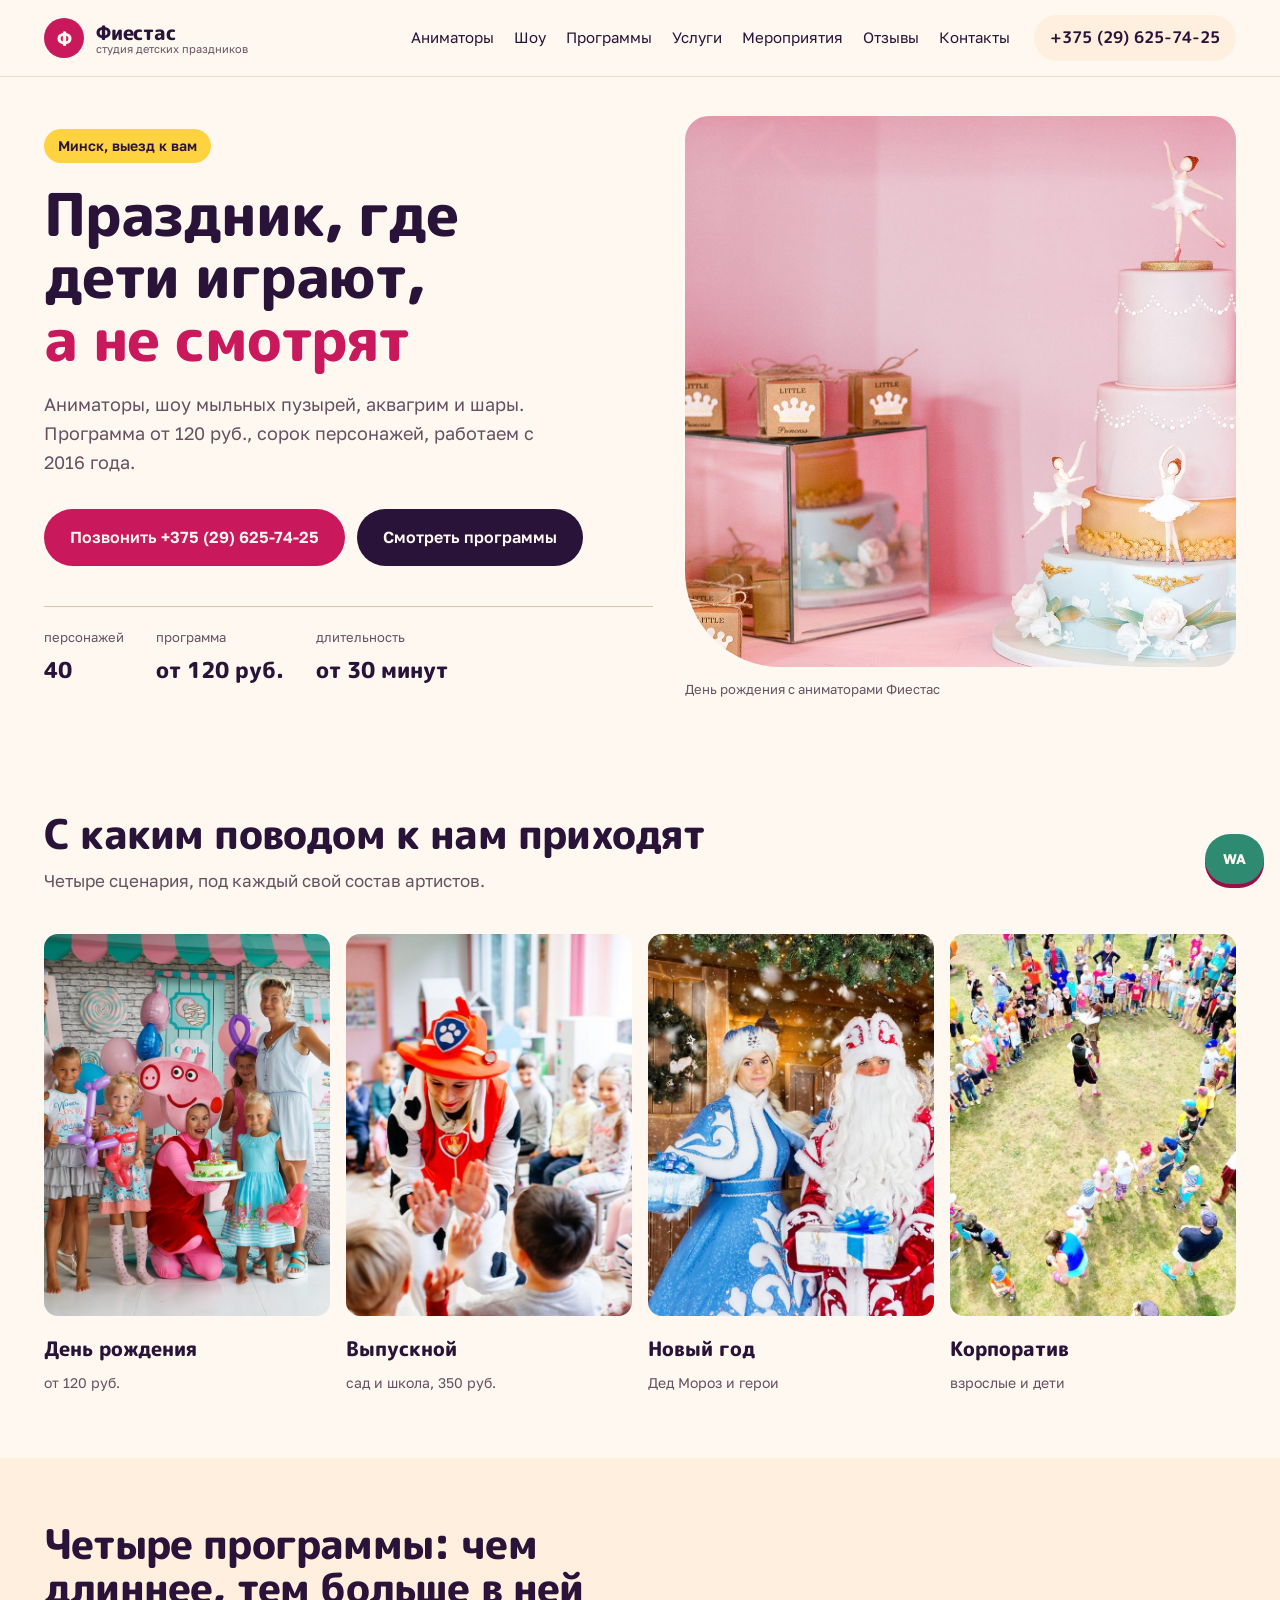
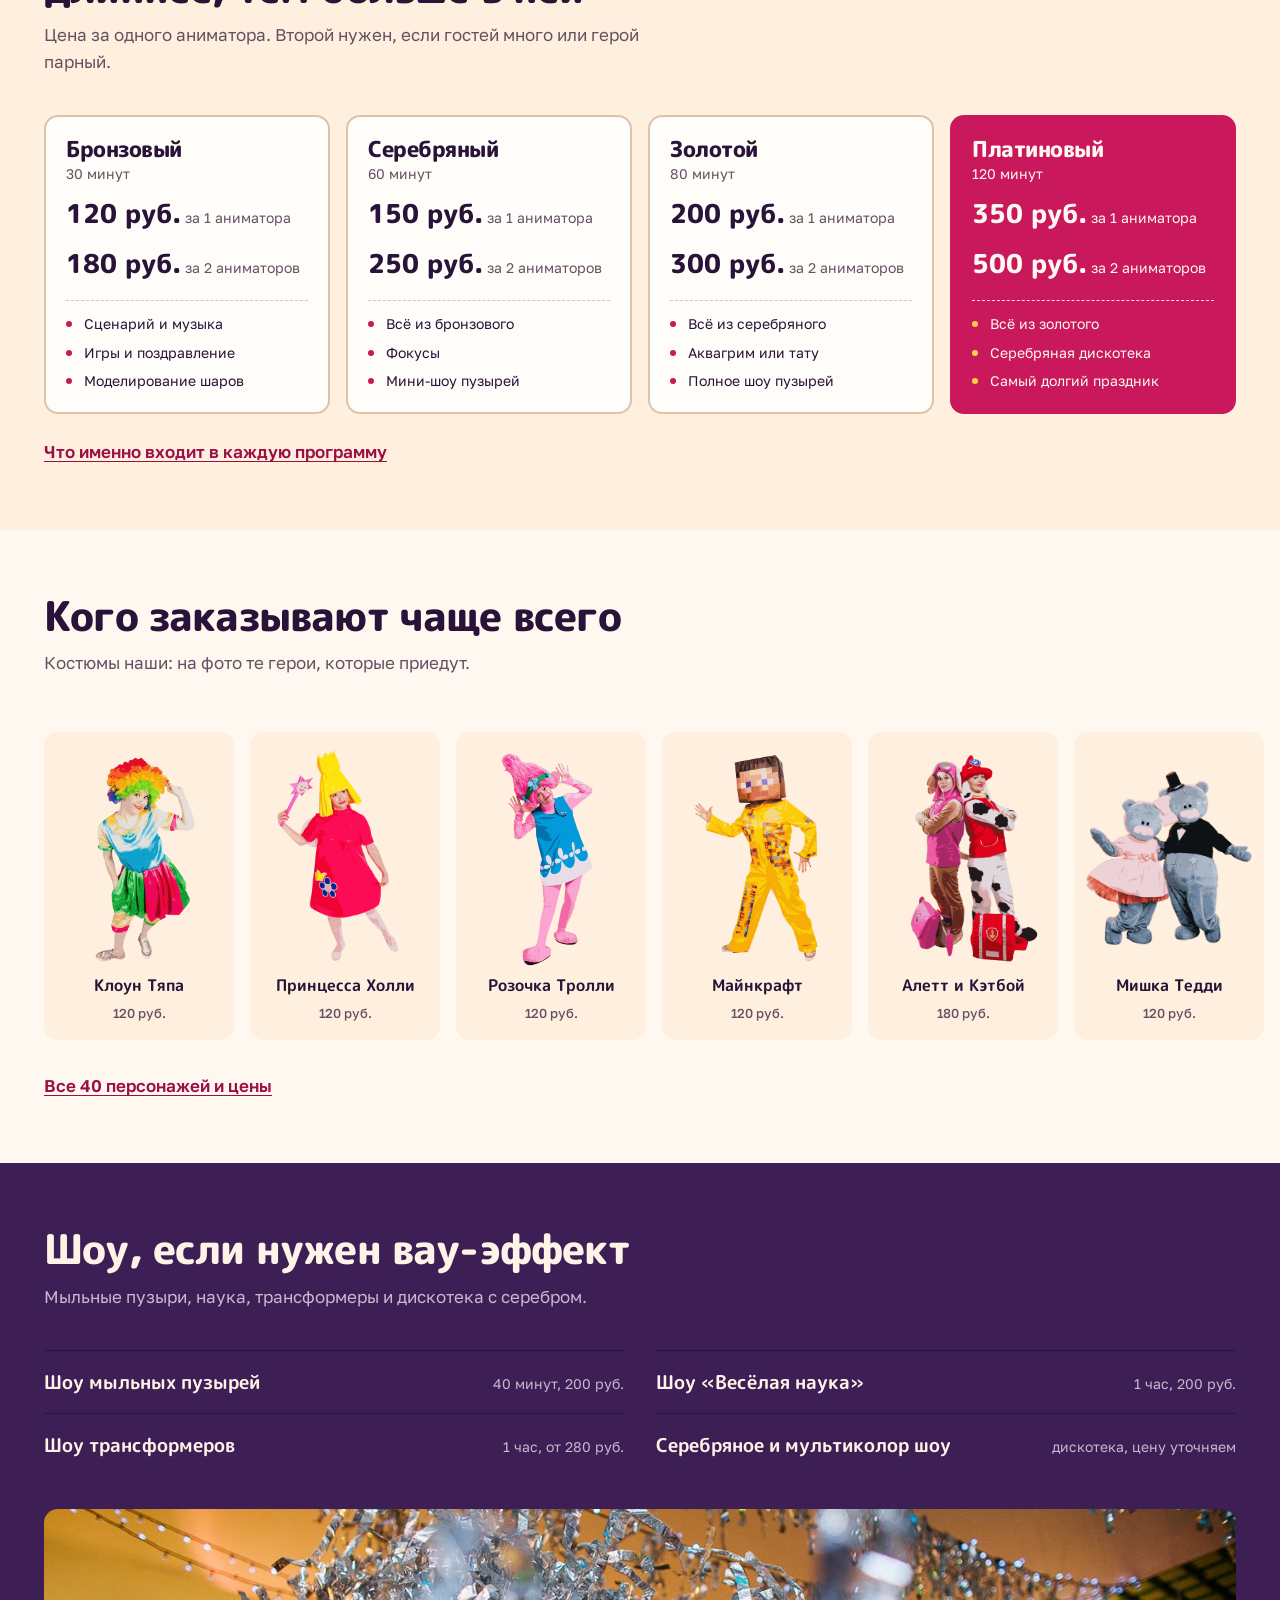
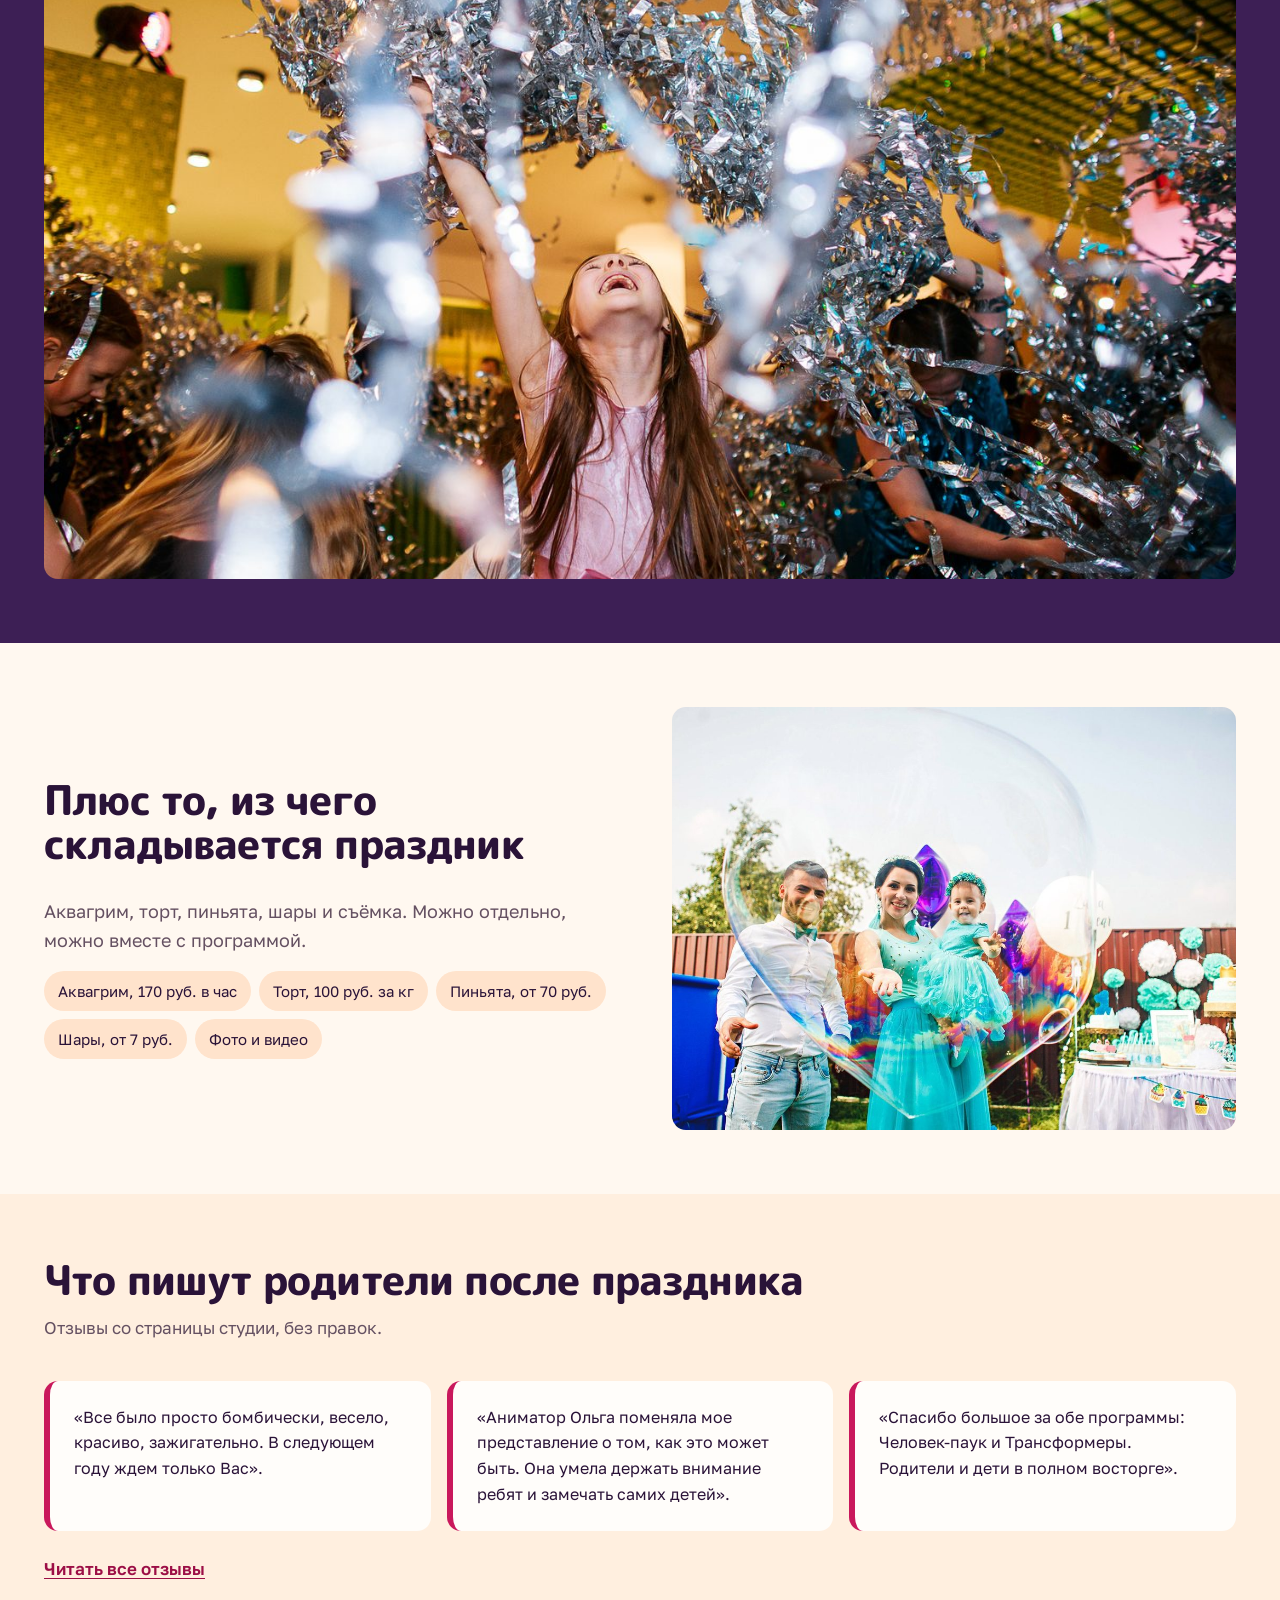
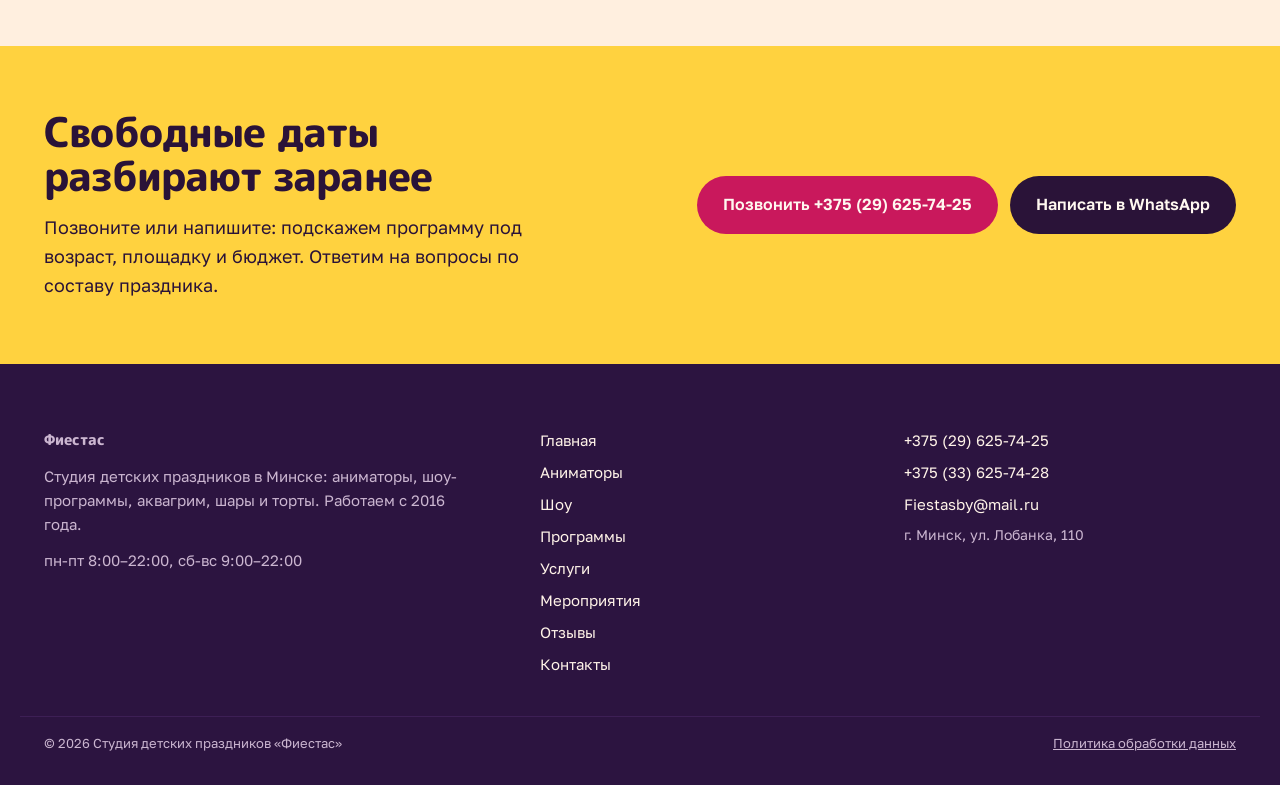
<file: index.html>
<!doctype html>
<html lang="ru">
<head>
<meta charset="utf-8">
<meta name="viewport" content="width=device-width, initial-scale=1">
<title>Аниматоры в Минске. Студия детских праздников Фиестас</title>
<meta name="description" content="Аниматоры, шоу мыльных пузырей, аквагрим и шары на детский праздник в Минске. Программы от 120 руб., 40 персонажей, работаем с 2016 года.">
<link rel="canonical" href="https://romjjjke.github.io/fiestas/">
<meta property="og:type" content="website">
<meta property="og:title" content="Аниматоры в Минске. Студия детских праздников Фиестас">
<meta property="og:description" content="Аниматоры, шоу мыльных пузырей, аквагрим и шары на детский праздник в Минске. Программы от 120 руб., 40 персонажей, работаем с 2016 года.">
<meta property="og:url" content="https://romjjjke.github.io/fiestas/">
<meta property="og:image" content="https://romjjjke.github.io/fiestas/assets/img/hero.jpg">
<meta name="theme-color" content="#FFF8F0">
<link rel="icon" href="favicon.svg" type="image/svg+xml">
<link rel="preconnect" href="https://fonts.googleapis.com">
<link rel="preconnect" href="https://fonts.gstatic.com" crossorigin>
<link href="https://fonts.googleapis.com/css2?family=M+PLUS+Rounded+1c:wght@500;700;800&family=Golos+Text:wght@400;500;600&display=swap" rel="stylesheet">
<link href="assets/css/style.css" rel="stylesheet">
<script type="application/ld+json">
{"@context":"https://schema.org","@type":"LocalBusiness","name":"Студия детских праздников Фиестас","description":"Аниматоры, шоу-программы и оформление детских праздников в Минске","telephone":"+375296257425","email":"Fiestasby@mail.ru","url":"https://romjjjke.github.io/fiestas/","priceRange":"от 120 BYN","address":{"@type":"PostalAddress","streetAddress":"ул. Лобанка, 110","addressLocality":"Минск","postalCode":"220019","addressCountry":"BY"},"openingHours":["Mo-Fr 08:00-22:00","Sa-Su 09:00-22:00"]}
</script>
</head>
<body>
<a class="skip" href="#main">К содержанию</a>

<header class="site-head" id="header">
  <div class="wrap site-head__in">
    <a class="brand" href="index.html">
      <span class="brand__mark" aria-hidden="true">Ф</span>
      <span class="brand__text">Фиестас<small>студия детских праздников</small></span>
    </a>
    <nav class="nav" aria-label="Основная навигация">
      <a href="animatory.html">Аниматоры</a>
      <a href="shows.html">Шоу</a>
      <a href="programmy.html">Программы</a>
      <a href="uslugi.html">Услуги</a>
      <a href="meropriyatiya.html">Мероприятия</a>
      <a href="otzyvy.html">Отзывы</a>
      <a href="kontakty.html">Контакты</a>
    </nav>
    <a class="head-phone" href="tel:+375296257425">+375 (29) 625-74-25</a>
    <button class="burger" id="burger" aria-expanded="false" aria-controls="menu" aria-label="Открыть меню">
      <span></span><span></span><span></span>
    </button>
  </div>
</header>

<div class="menu" id="menu" hidden>
  <div class="menu__in">
    <nav class="menu__nav" aria-label="Меню">
    <a href="animatory.html">Аниматоры</a>
    <a href="shows.html">Шоу</a>
    <a href="programmy.html">Программы</a>
    <a href="uslugi.html">Услуги</a>
    <a href="meropriyatiya.html">Мероприятия</a>
    <a href="otzyvy.html">Отзывы</a>
    <a href="kontakty.html">Контакты</a>
    </nav>
    <div class="menu__foot">
      <a class="btn btn--pink" href="tel:+375296257425">Позвонить +375 (29) 625-74-25</a>
      <a class="btn btn--ghost" href="https://wa.me/375296257425">Написать в WhatsApp</a>
      <p class="menu__note">пн-пт 8:00–22:00, сб-вс 9:00–22:00<br>г. Минск, ул. Лобанка, 110</p>
    </div>
  </div>
</div>

<main id="main">

<section class="hero">
  <div class="wrap hero__grid">
    <div class="hero__copy">
      <p class="hero__kicker">Минск, выезд к вам</p>
      <h1 class="hero__title">Праздник, где дети играют,<br><em>а не смотрят</em></h1>
      <p class="hero__lede">Аниматоры, шоу мыльных пузырей, аквагрим и шары. Программа от 120 руб., сорок персонажей, работаем с 2016 года.</p>
      <div class="hero__actions">
        <a class="btn btn--pink" href="tel:+375296257425">Позвонить +375 (29) 625-74-25</a>
        <a class="btn btn--dark" href="#programmy">Смотреть программы</a>
      </div>
      <dl class="hero__facts">
        <div><dt>персонажей</dt><dd>40</dd></div>
        <div><dt>программа</dt><dd>от 120 руб.</dd></div>
        <div><dt>длительность</dt><dd>от 30 минут</dd></div>
      </dl>
    </div>
    <figure class="hero__media">
      <img src="assets/img/hero.jpg" alt="Дети и аниматоры на дне рождения в Минске" width="1600" height="1000" fetchpriority="high" decoding="async">
      <figcaption>День рождения с аниматорами Фиестас</figcaption>
    </figure>
  </div>
</section>

<section class="section" id="povod">
  <div class="wrap">
    <header class="head">
      <h2 class="h2">С каким поводом к нам приходят</h2>
      <p class="head__note">Четыре сценария, под каждый свой состав артистов.</p>
    </header>
    <ul class="events">
      <li class="event"><a href="meropriyatiya.html#den-rozhdeniya">
        <img src="assets/img/birthday.jpg" alt="День рождения с аниматором" width="1300" height="866" loading="lazy" decoding="async">
        <span class="event__name">День рождения</span><span class="event__meta">от 120 руб.</span></a></li>
      <li class="event"><a href="meropriyatiya.html#vypusknoj">
        <img src="assets/img/graduation.jpg" alt="Выпускной в детском саду" width="1200" height="800" loading="lazy" decoding="async">
        <span class="event__name">Выпускной</span><span class="event__meta">сад и школа, 350 руб.</span></a></li>
      <li class="event"><a href="meropriyatiya.html#novyj-god">
        <img src="assets/img/newyear.jpg" alt="Новогодний праздник с Дедом Морозом" width="1200" height="800" loading="lazy" decoding="async">
        <span class="event__name">Новый год</span><span class="event__meta">Дед Мороз и герои</span></a></li>
      <li class="event"><a href="meropriyatiya.html#korporativ">
        <img src="assets/img/corporate.jpg" alt="Корпоративный праздник с аниматорами" width="1200" height="800" loading="lazy" decoding="async">
        <span class="event__name">Корпоратив</span><span class="event__meta">взрослые и дети</span></a></li>
    </ul>
  </div>
</section>

<section class="section section--cream" id="programmy">
  <div class="wrap">
    <header class="head">
      <h2 class="h2">Четыре программы: чем длиннее, тем больше в ней</h2>
      <p class="head__note">Цена за одного аниматора. Второй нужен, если гостей много или герой парный.</p>
    </header>
    <div class="tickets">
      <article class="ticket">
        <div class="ticket__top">
          <h3 class="ticket__name">Бронзовый</h3>
          <p class="ticket__time">30 минут</p>
        </div>
        <p class="ticket__price"><b>120 руб.</b> за 1 аниматора</p>
        <p class="ticket__price ticket__price--two"><b>180 руб.</b> за 2 аниматоров</p>
        <ul class="ticket__list"><li>Сценарий и музыка</li><li>Игры и поздравление</li><li>Моделирование шаров</li></ul>
      </article>
      <article class="ticket">
        <div class="ticket__top">
          <h3 class="ticket__name">Серебряный</h3>
          <p class="ticket__time">60 минут</p>
        </div>
        <p class="ticket__price"><b>150 руб.</b> за 1 аниматора</p>
        <p class="ticket__price ticket__price--two"><b>250 руб.</b> за 2 аниматоров</p>
        <ul class="ticket__list"><li>Всё из бронзового</li><li>Фокусы</li><li>Мини-шоу пузырей</li></ul>
      </article>
      <article class="ticket">
        <div class="ticket__top">
          <h3 class="ticket__name">Золотой</h3>
          <p class="ticket__time">80 минут</p>
        </div>
        <p class="ticket__price"><b>200 руб.</b> за 1 аниматора</p>
        <p class="ticket__price ticket__price--two"><b>300 руб.</b> за 2 аниматоров</p>
        <ul class="ticket__list"><li>Всё из серебряного</li><li>Аквагрим или тату</li><li>Полное шоу пузырей</li></ul>
      </article>
      <article class="ticket ticket--best">
        <div class="ticket__top">
          <h3 class="ticket__name">Платиновый</h3>
          <p class="ticket__time">120 минут</p>
        </div>
        <p class="ticket__price"><b>350 руб.</b> за 1 аниматора</p>
        <p class="ticket__price ticket__price--two"><b>500 руб.</b> за 2 аниматоров</p>
        <ul class="ticket__list"><li>Всё из золотого</li><li>Серебряная дискотека</li><li>Самый долгий праздник</li></ul>
      </article></div>
    <p class="tickets__note"><a class="link" href="programmy.html">Что именно входит в каждую программу</a></p>
  </div>
</section>

<section class="section" id="animatory">
  <div class="wrap">
    <header class="head">
      <h2 class="h2">Кого заказывают чаще всего</h2>
      <p class="head__note">Костюмы наши: на фото те герои, которые приедут.</p>
    </header>
  </div>
  <div class="chars" role="list"><a class="char" role="listitem" href="animatory.html"><img src="assets/img/char-clown.png" alt="Клоун Тяпа" width="420" height="684" loading="lazy" decoding="async"><span>Клоун Тяпа</span><b>120 руб.</b></a><a class="char" role="listitem" href="animatory.html"><img src="assets/img/char-princess.png" alt="Принцесса Холли" width="420" height="628" loading="lazy" decoding="async"><span>Принцесса Холли</span><b>120 руб.</b></a><a class="char" role="listitem" href="animatory.html"><img src="assets/img/char-troll.png" alt="Розочка Тролли" width="420" height="843" loading="lazy" decoding="async"><span>Розочка Тролли</span><b>120 руб.</b></a><a class="char" role="listitem" href="animatory.html"><img src="assets/img/char-minecraft.png" alt="Майнкрафт" width="420" height="674" loading="lazy" decoding="async"><span>Майнкрафт</span><b>120 руб.</b></a><a class="char" role="listitem" href="animatory.html"><img src="assets/img/char-heroes.png" alt="Алетт и Кэтбой" width="420" height="610" loading="lazy" decoding="async"><span>Алетт и Кэтбой</span><b>180 руб.</b></a><a class="char" role="listitem" href="animatory.html"><img src="assets/img/char-teddy.png" alt="Мишка Тедди" width="420" height="441" loading="lazy" decoding="async"><span>Мишка Тедди</span><b>120 руб.</b></a><a class="char" role="listitem" href="animatory.html"><img src="assets/img/char-3.png" alt="Шиммер" width="420" height="549" loading="lazy" decoding="async"><span>Шиммер</span><b>120 руб.</b></a><a class="char" role="listitem" href="animatory.html"><img src="assets/img/char-4.png" alt="Шайн" width="420" height="537" loading="lazy" decoding="async"><span>Шайн</span><b>120 руб.</b></a></div>
  <div class="wrap"><p class="chars__more"><a class="link" href="animatory.html">Все 40 персонажей и цены</a></p></div>
</section>

<section class="section section--plum" id="shows">
  <div class="wrap">
    <header class="head head--dark">
      <h2 class="h2">Шоу, если нужен вау-эффект</h2>
      <p class="head__note">Мыльные пузыри, наука, трансформеры и дискотека с серебром.</p>
    </header>
    <ul class="showlist">
      <li><a href="shows.html"><span class="showlist__name">Шоу мыльных пузырей</span><span class="showlist__meta">40 минут, 200 руб.</span></a></li>
      <li><a href="shows.html"><span class="showlist__name">Шоу «Весёлая наука»</span><span class="showlist__meta">1 час, 200 руб.</span></a></li>
      <li><a href="shows.html"><span class="showlist__name">Шоу трансформеров</span><span class="showlist__meta">1 час, от 280 руб.</span></a></li>
      <li><a href="shows.html"><span class="showlist__name">Серебряное и мультиколор шоу</span><span class="showlist__meta">дискотека, цену уточняем</span></a></li>
    </ul>
    <figure class="wide-media"><img src="assets/img/silver-show.jpg" alt="Серебряное шоу на празднике" width="1400" height="933" loading="lazy" decoding="async"></figure>
  </div>
</section>

<section class="section" id="dobro">
  <div class="wrap splits">
    <div class="splits__text">
      <h2 class="h2">Плюс то, из чего складывается праздник</h2>
      <p class="lead">Аквагрим, торт, пиньята, шары и съёмка. Можно отдельно, можно вместе с программой.</p>
      <ul class="pills">
        <li><a href="uslugi.html">Аквагрим, 170 руб. в час</a></li>
        <li><a href="uslugi.html">Торт, 100 руб. за кг</a></li>
        <li><a href="uslugi.html">Пиньята, от 70 руб.</a></li>
        <li><a href="uslugi.html">Шары, от 7 руб.</a></li>
        <li><a href="uslugi.html">Фото и видео</a></li>
      </ul>
    </div>
    <figure class="splits__media"><img src="assets/img/party-1.jpg" alt="Дети на празднике с шарами" width="1200" height="800" loading="lazy" decoding="async"></figure>
  </div>
</section>

<section class="section section--cream" id="otzyvy">
  <div class="wrap">
    <header class="head">
      <h2 class="h2">Что пишут родители после праздника</h2>
      <p class="head__note">Отзывы со страницы студии, без правок.</p>
    </header>
    <ul class="quotes">
      <li class="quote"><p>«Все было просто бомбически, весело, красиво, зажигательно. В следующем году ждем только Вас».</p></li>
      <li class="quote"><p>«Аниматор Ольга поменяла мое представление о том, как это может быть. Она умела держать внимание ребят и замечать самих детей».</p></li>
      <li class="quote"><p>«Спасибо большое за обе программы: Человек-паук и Трансформеры. Родители и дети в полном восторге».</p></li>
    </ul>
    <p class="quotes__more"><a class="link" href="otzyvy.html">Читать все отзывы</a></p>
  </div>
</section>

<section class="section cta">
  <div class="wrap cta__in">
    <div>
      <h2 class="h2">Свободные даты разбирают заранее</h2>
      <p class="lead">Позвоните или напишите: подскажем программу под возраст, площадку и бюджет. Ответим на вопросы по составу праздника.</p>
    </div>
    <div class="cta__actions">
      <a class="btn btn--pink" href="tel:+375296257425">Позвонить +375 (29) 625-74-25</a>
      <a class="btn btn--dark" href="https://wa.me/375296257425">Написать в WhatsApp</a>
    </div>
  </div>
</section>

</main>

<footer class="foot">
  <div class="wrap foot__in">
    <div class="foot__brand">
      <p class="foot__name">Фиестас</p>
      <p>Студия детских праздников в Минске: аниматоры, шоу-программы, аквагрим, шары и торты. Работаем с 2016 года.</p>
      <p class="foot__hours">пн-пт 8:00–22:00, сб-вс 9:00–22:00</p>
    </div>
    <nav class="foot__nav" aria-label="Разделы">
      <a href="index.html">Главная</a>
      <a href="animatory.html">Аниматоры</a>
      <a href="shows.html">Шоу</a>
      <a href="programmy.html">Программы</a>
      <a href="uslugi.html">Услуги</a>
      <a href="meropriyatiya.html">Мероприятия</a>
      <a href="otzyvy.html">Отзывы</a>
      <a href="kontakty.html">Контакты</a>
    </nav>
    <div class="foot__contact">
      <a href="tel:+375296257425">+375 (29) 625-74-25</a>
      <a href="tel:+375336257428">+375 (33) 625-74-28</a>
      <a href="mailto:Fiestasby@mail.ru">Fiestasby@mail.ru</a>
      <p>г. Минск, ул. Лобанка, 110</p>
    </div>
  </div>
  <div class="wrap foot__bottom">
    <p>© <span id="year">2026</span> Студия детских праздников «Фиестас»</p>
    <a href="politika.html">Политика обработки данных</a>
  </div>
</footer>

<a class="fab" href="https://wa.me/375296257425" aria-label="Написать в WhatsApp">WA</a>
<script src="assets/js/main.js" defer></script>
</body>
</html>
</file>
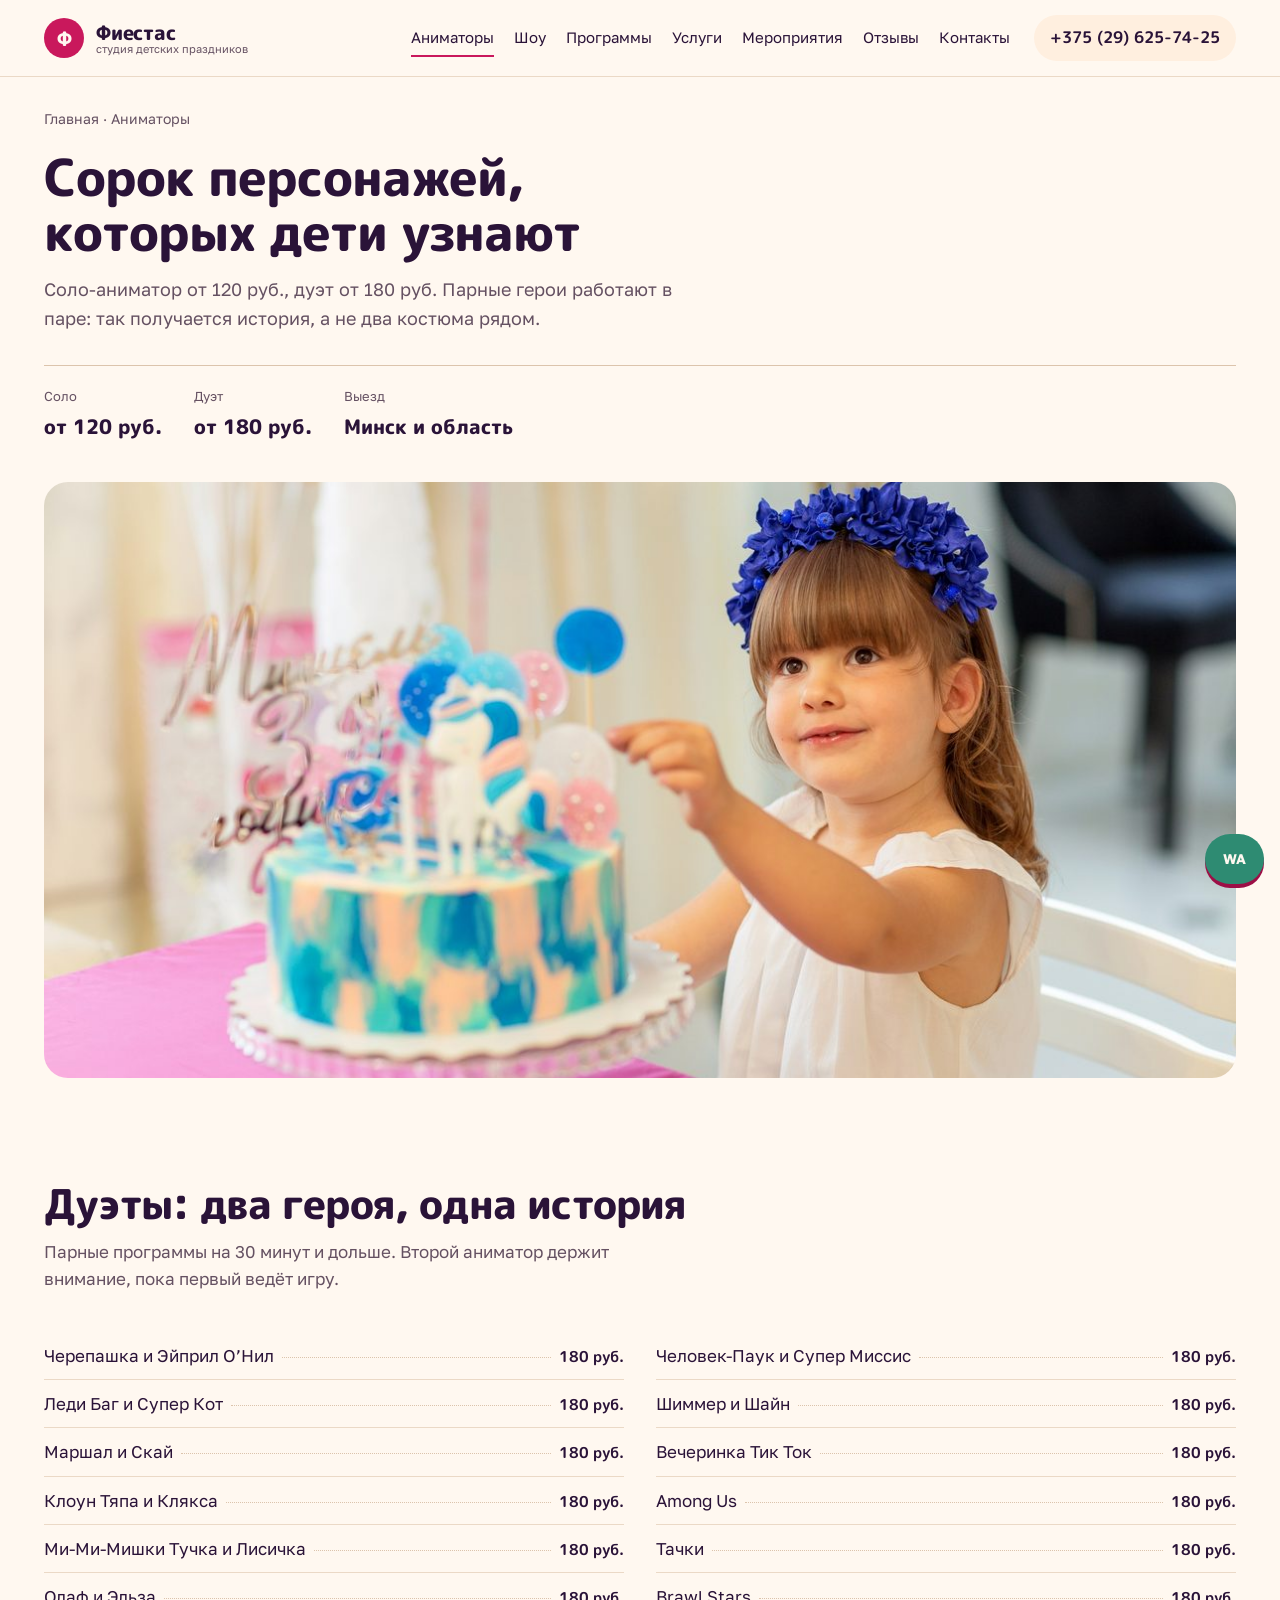
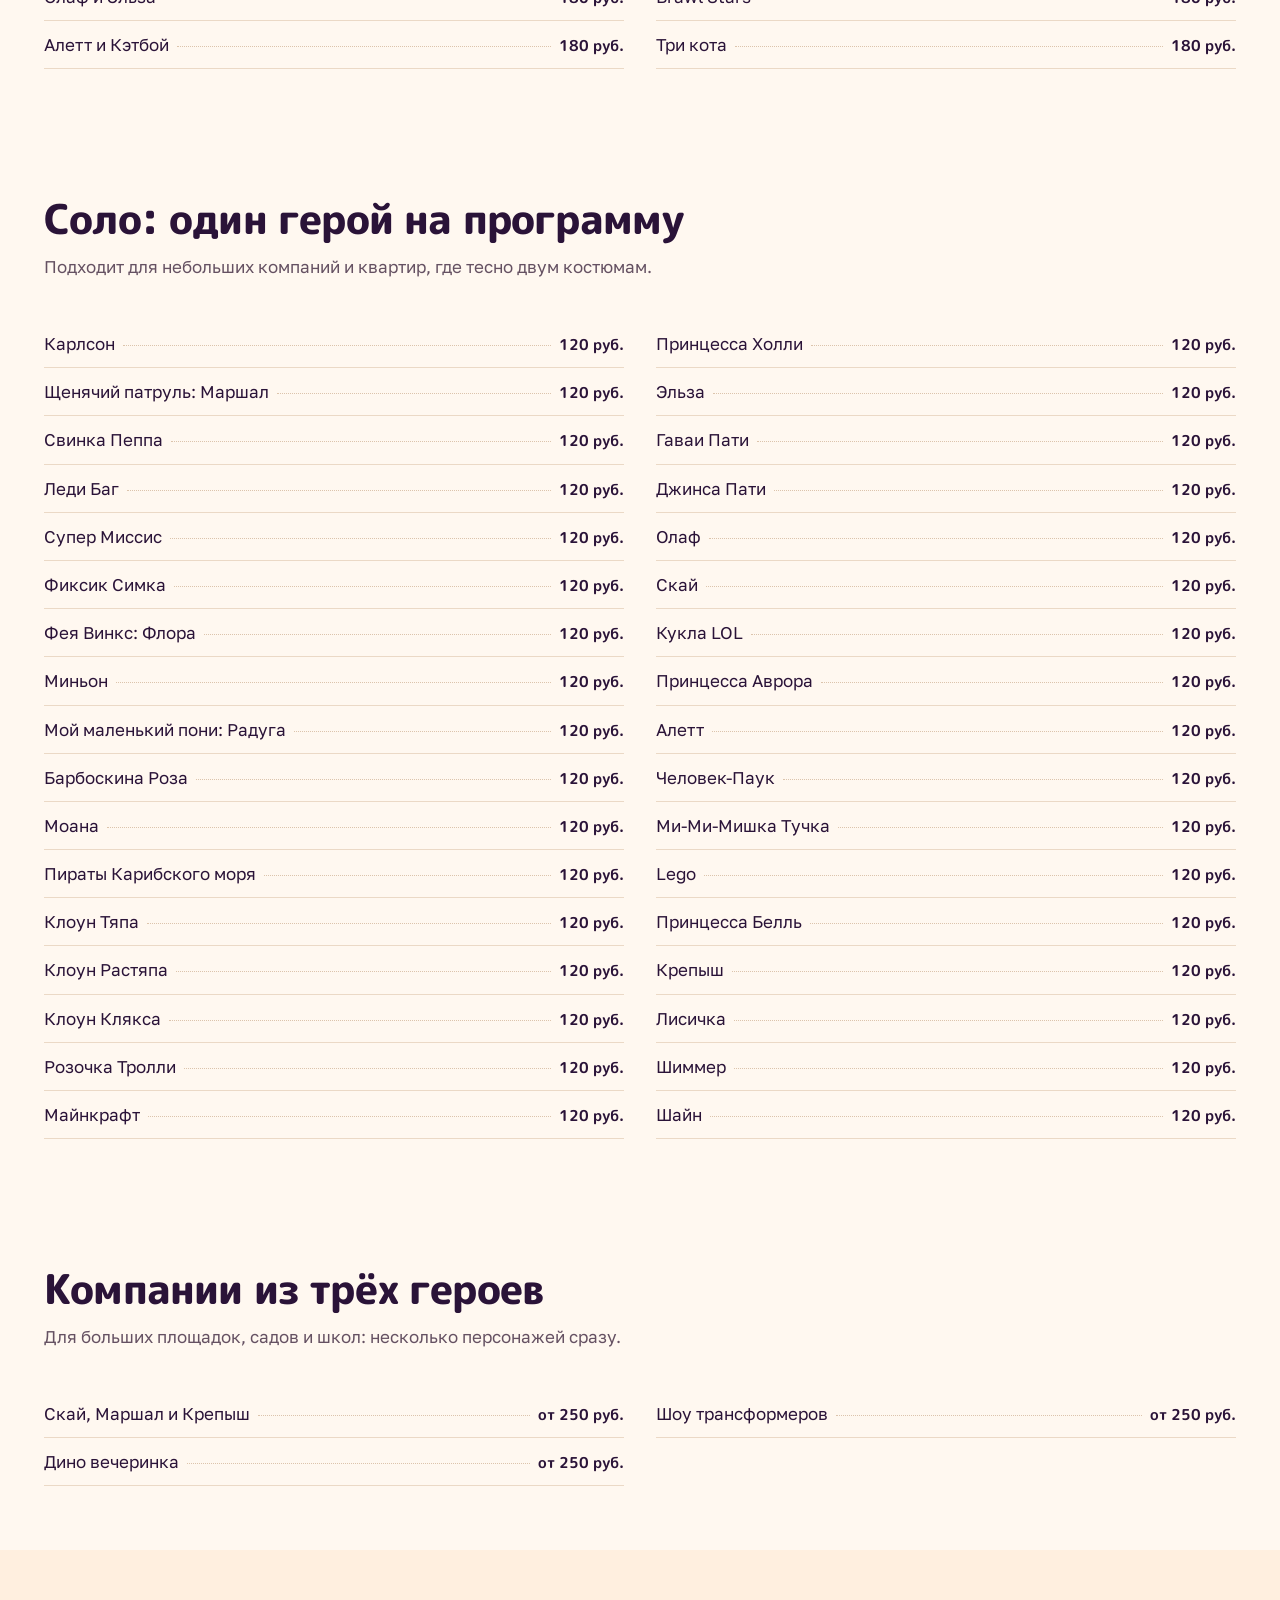
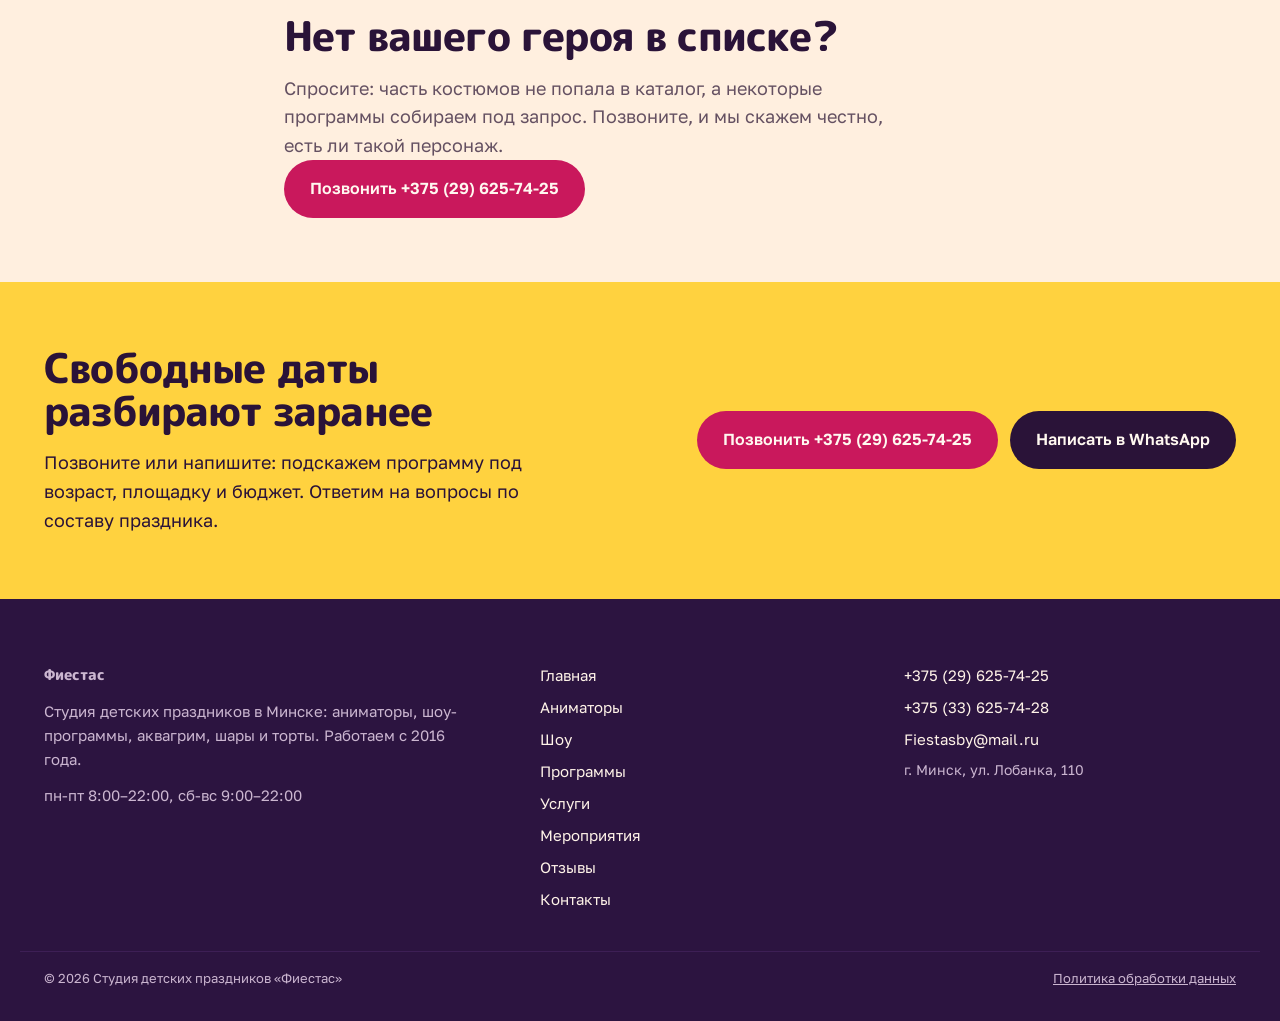
<file: animatory.html>
<!doctype html>
<html lang="ru">
<head>
<meta charset="utf-8">
<meta name="viewport" content="width=device-width, initial-scale=1">
<title>Аниматоры на детский праздник в Минске: 40 персонажей, цены</title>
<meta name="description" content="Аниматоры на день рождения, выпускной и Новый год в Минске. Соло от 120 руб., дуэты от 180 руб. Костюмы студии, выезд к вам.">
<link rel="canonical" href="https://romjjjke.github.io/fiestas/animatory.html">
<meta property="og:type" content="website">
<meta property="og:title" content="Аниматоры на детский праздник в Минске: 40 персонажей, цены">
<meta property="og:description" content="Аниматоры на день рождения, выпускной и Новый год в Минске. Соло от 120 руб., дуэты от 180 руб. Костюмы студии, выезд к вам.">
<meta property="og:url" content="https://romjjjke.github.io/fiestas/animatory.html">
<meta property="og:image" content="https://romjjjke.github.io/fiestas/assets/img/hero.jpg">
<meta name="theme-color" content="#FFF8F0">
<link rel="icon" href="favicon.svg" type="image/svg+xml">
<link rel="preconnect" href="https://fonts.googleapis.com">
<link rel="preconnect" href="https://fonts.gstatic.com" crossorigin>
<link href="https://fonts.googleapis.com/css2?family=M+PLUS+Rounded+1c:wght@500;700;800&family=Golos+Text:wght@400;500;600&display=swap" rel="stylesheet">
<link href="assets/css/style.css" rel="stylesheet">
<script type="application/ld+json">
{"@context":"https://schema.org","@type":"LocalBusiness","name":"Студия детских праздников Фиестас","description":"Аниматоры, шоу-программы и оформление детских праздников в Минске","telephone":"+375296257425","email":"Fiestasby@mail.ru","url":"https://romjjjke.github.io/fiestas/","priceRange":"от 120 BYN","address":{"@type":"PostalAddress","streetAddress":"ул. Лобанка, 110","addressLocality":"Минск","postalCode":"220019","addressCountry":"BY"},"openingHours":["Mo-Fr 08:00-22:00","Sa-Su 09:00-22:00"]}
</script>
</head>
<body>
<a class="skip" href="#main">К содержанию</a>

<header class="site-head" id="header">
  <div class="wrap site-head__in">
    <a class="brand" href="index.html">
      <span class="brand__mark" aria-hidden="true">Ф</span>
      <span class="brand__text">Фиестас<small>студия детских праздников</small></span>
    </a>
    <nav class="nav" aria-label="Основная навигация">
      <a href="animatory.html" aria-current="page">Аниматоры</a>
      <a href="shows.html">Шоу</a>
      <a href="programmy.html">Программы</a>
      <a href="uslugi.html">Услуги</a>
      <a href="meropriyatiya.html">Мероприятия</a>
      <a href="otzyvy.html">Отзывы</a>
      <a href="kontakty.html">Контакты</a>
    </nav>
    <a class="head-phone" href="tel:+375296257425">+375 (29) 625-74-25</a>
    <button class="burger" id="burger" aria-expanded="false" aria-controls="menu" aria-label="Открыть меню">
      <span></span><span></span><span></span>
    </button>
  </div>
</header>

<div class="menu" id="menu" hidden>
  <div class="menu__in">
    <nav class="menu__nav" aria-label="Меню">
    <a href="animatory.html" aria-current="page">Аниматоры</a>
    <a href="shows.html">Шоу</a>
    <a href="programmy.html">Программы</a>
    <a href="uslugi.html">Услуги</a>
    <a href="meropriyatiya.html">Мероприятия</a>
    <a href="otzyvy.html">Отзывы</a>
    <a href="kontakty.html">Контакты</a>
    </nav>
    <div class="menu__foot">
      <a class="btn btn--pink" href="tel:+375296257425">Позвонить +375 (29) 625-74-25</a>
      <a class="btn btn--ghost" href="https://wa.me/375296257425">Написать в WhatsApp</a>
      <p class="menu__note">пн-пт 8:00–22:00, сб-вс 9:00–22:00<br>г. Минск, ул. Лобанка, 110</p>
    </div>
  </div>
</div>

<main id="main">

<section class="page-head">
  <div class="wrap">
    <nav class="crumbs" aria-label="Хлебные крошки"><a href="index.html">Главная</a> · <span>Аниматоры</span></nav>
    <h1 class="page-head__title">Сорок персонажей, которых дети узнают</h1>
    <p class="page-head__lede">Соло-аниматор от 120 руб., дуэт от 180 руб. Парные герои работают в паре: так получается история, а не два костюма рядом.</p>
    <dl class="facts"><div><dt>Соло</dt><dd>от 120 руб.</dd></div><div><dt>Дуэт</dt><dd>от 180 руб.</dd></div><div><dt>Выезд</dt><dd>Минск и область</dd></div></dl>
  </div>
  <div class="wrap"><figure class="page-head__media"><img src="assets/img/party-2.jpg" alt="Аниматоры на празднике" width="1400" height="875" fetchpriority="high" decoding="async"></figure></div>
</section>

  <section class="section">
    <div class="wrap">
      <header class="head">
        <h2 class="h2">Дуэты: два героя, одна история</h2>
        <p class="head__note">Парные программы на 30 минут и дольше. Второй аниматор держит внимание, пока первый ведёт игру.</p>
      </header>
      <ul class="namelist"><li><span class="name">Черепашка и Эйприл О’Нил</span><span class="dots"></span><span class="cost">180 руб.</span></li><li><span class="name">Леди Баг и Супер Кот</span><span class="dots"></span><span class="cost">180 руб.</span></li><li><span class="name">Маршал и Скай</span><span class="dots"></span><span class="cost">180 руб.</span></li><li><span class="name">Клоун Тяпа и Клякса</span><span class="dots"></span><span class="cost">180 руб.</span></li><li><span class="name">Ми-Ми-Мишки Тучка и Лисичка</span><span class="dots"></span><span class="cost">180 руб.</span></li><li><span class="name">Олаф и Эльза</span><span class="dots"></span><span class="cost">180 руб.</span></li><li><span class="name">Алетт и Кэтбой</span><span class="dots"></span><span class="cost">180 руб.</span></li><li><span class="name">Человек-Паук и Супер Миссис</span><span class="dots"></span><span class="cost">180 руб.</span></li><li><span class="name">Шиммер и Шайн</span><span class="dots"></span><span class="cost">180 руб.</span></li><li><span class="name">Вечеринка Тик Ток</span><span class="dots"></span><span class="cost">180 руб.</span></li><li><span class="name">Among Us</span><span class="dots"></span><span class="cost">180 руб.</span></li><li><span class="name">Тачки</span><span class="dots"></span><span class="cost">180 руб.</span></li><li><span class="name">Brawl Stars</span><span class="dots"></span><span class="cost">180 руб.</span></li><li><span class="name">Три кота</span><span class="dots"></span><span class="cost">180 руб.</span></li></ul>
    </div>
  </section>
  <section class="section">
    <div class="wrap">
      <header class="head">
        <h2 class="h2">Соло: один герой на программу</h2>
        <p class="head__note">Подходит для небольших компаний и квартир, где тесно двум костюмам.</p>
      </header>
      <ul class="namelist"><li><span class="name">Карлсон</span><span class="dots"></span><span class="cost">120 руб.</span></li><li><span class="name">Щенячий патруль: Маршал</span><span class="dots"></span><span class="cost">120 руб.</span></li><li><span class="name">Свинка Пеппа</span><span class="dots"></span><span class="cost">120 руб.</span></li><li><span class="name">Леди Баг</span><span class="dots"></span><span class="cost">120 руб.</span></li><li><span class="name">Супер Миссис</span><span class="dots"></span><span class="cost">120 руб.</span></li><li><span class="name">Фиксик Симка</span><span class="dots"></span><span class="cost">120 руб.</span></li><li><span class="name">Фея Винкс: Флора</span><span class="dots"></span><span class="cost">120 руб.</span></li><li><span class="name">Миньон</span><span class="dots"></span><span class="cost">120 руб.</span></li><li><span class="name">Мой маленький пони: Радуга</span><span class="dots"></span><span class="cost">120 руб.</span></li><li><span class="name">Барбоскина Роза</span><span class="dots"></span><span class="cost">120 руб.</span></li><li><span class="name">Моана</span><span class="dots"></span><span class="cost">120 руб.</span></li><li><span class="name">Пираты Карибского моря</span><span class="dots"></span><span class="cost">120 руб.</span></li><li><span class="name">Клоун Тяпа</span><span class="dots"></span><span class="cost">120 руб.</span></li><li><span class="name">Клоун Растяпа</span><span class="dots"></span><span class="cost">120 руб.</span></li><li><span class="name">Клоун Клякса</span><span class="dots"></span><span class="cost">120 руб.</span></li><li><span class="name">Розочка Тролли</span><span class="dots"></span><span class="cost">120 руб.</span></li><li><span class="name">Майнкрафт</span><span class="dots"></span><span class="cost">120 руб.</span></li><li><span class="name">Принцесса Холли</span><span class="dots"></span><span class="cost">120 руб.</span></li><li><span class="name">Эльза</span><span class="dots"></span><span class="cost">120 руб.</span></li><li><span class="name">Гаваи Пати</span><span class="dots"></span><span class="cost">120 руб.</span></li><li><span class="name">Джинса Пати</span><span class="dots"></span><span class="cost">120 руб.</span></li><li><span class="name">Олаф</span><span class="dots"></span><span class="cost">120 руб.</span></li><li><span class="name">Скай</span><span class="dots"></span><span class="cost">120 руб.</span></li><li><span class="name">Кукла LOL</span><span class="dots"></span><span class="cost">120 руб.</span></li><li><span class="name">Принцесса Аврора</span><span class="dots"></span><span class="cost">120 руб.</span></li><li><span class="name">Алетт</span><span class="dots"></span><span class="cost">120 руб.</span></li><li><span class="name">Человек-Паук</span><span class="dots"></span><span class="cost">120 руб.</span></li><li><span class="name">Ми-Ми-Мишка Тучка</span><span class="dots"></span><span class="cost">120 руб.</span></li><li><span class="name">Lego</span><span class="dots"></span><span class="cost">120 руб.</span></li><li><span class="name">Принцесса Белль</span><span class="dots"></span><span class="cost">120 руб.</span></li><li><span class="name">Крепыш</span><span class="dots"></span><span class="cost">120 руб.</span></li><li><span class="name">Лисичка</span><span class="dots"></span><span class="cost">120 руб.</span></li><li><span class="name">Шиммер</span><span class="dots"></span><span class="cost">120 руб.</span></li><li><span class="name">Шайн</span><span class="dots"></span><span class="cost">120 руб.</span></li></ul>
    </div>
  </section>
  <section class="section">
    <div class="wrap">
      <header class="head">
        <h2 class="h2">Компании из трёх героев</h2>
        <p class="head__note">Для больших площадок, садов и школ: несколько персонажей сразу.</p>
      </header>
      <ul class="namelist"><li><span class="name">Скай, Маршал и Крепыш</span><span class="dots"></span><span class="cost">от 250 руб.</span></li><li><span class="name">Дино вечеринка</span><span class="dots"></span><span class="cost">от 250 руб.</span></li><li><span class="name">Шоу трансформеров</span><span class="dots"></span><span class="cost">от 250 руб.</span></li></ul>
    </div>
  </section>
  <section class="section section--cream">
    <div class="wrap narrow">
      <h2 class="h2">Нет вашего героя в списке?</h2>
      <p class="lead">Спросите: часть костюмов не попала в каталог, а некоторые программы собираем под запрос. Позвоните, и мы скажем честно, есть ли такой персонаж.</p>
      <a class="btn btn--pink" href="tel:+375296257425">Позвонить +375 (29) 625-74-25</a>
    </div>
  </section>
<section class="section cta">
  <div class="wrap cta__in">
    <div>
      <h2 class="h2">Свободные даты разбирают заранее</h2>
      <p class="lead">Позвоните или напишите: подскажем программу под возраст, площадку и бюджет. Ответим на вопросы по составу праздника.</p>
    </div>
    <div class="cta__actions">
      <a class="btn btn--pink" href="tel:+375296257425">Позвонить +375 (29) 625-74-25</a>
      <a class="btn btn--dark" href="https://wa.me/375296257425">Написать в WhatsApp</a>
    </div>
  </div>
</section>

</main>

<footer class="foot">
  <div class="wrap foot__in">
    <div class="foot__brand">
      <p class="foot__name">Фиестас</p>
      <p>Студия детских праздников в Минске: аниматоры, шоу-программы, аквагрим, шары и торты. Работаем с 2016 года.</p>
      <p class="foot__hours">пн-пт 8:00–22:00, сб-вс 9:00–22:00</p>
    </div>
    <nav class="foot__nav" aria-label="Разделы">
      <a href="index.html">Главная</a>
      <a href="animatory.html">Аниматоры</a>
      <a href="shows.html">Шоу</a>
      <a href="programmy.html">Программы</a>
      <a href="uslugi.html">Услуги</a>
      <a href="meropriyatiya.html">Мероприятия</a>
      <a href="otzyvy.html">Отзывы</a>
      <a href="kontakty.html">Контакты</a>
    </nav>
    <div class="foot__contact">
      <a href="tel:+375296257425">+375 (29) 625-74-25</a>
      <a href="tel:+375336257428">+375 (33) 625-74-28</a>
      <a href="mailto:Fiestasby@mail.ru">Fiestasby@mail.ru</a>
      <p>г. Минск, ул. Лобанка, 110</p>
    </div>
  </div>
  <div class="wrap foot__bottom">
    <p>© <span id="year">2026</span> Студия детских праздников «Фиестас»</p>
    <a href="politika.html">Политика обработки данных</a>
  </div>
</footer>

<a class="fab" href="https://wa.me/375296257425" aria-label="Написать в WhatsApp">WA</a>
<script src="assets/js/main.js" defer></script>
</body>
</html>
</file>
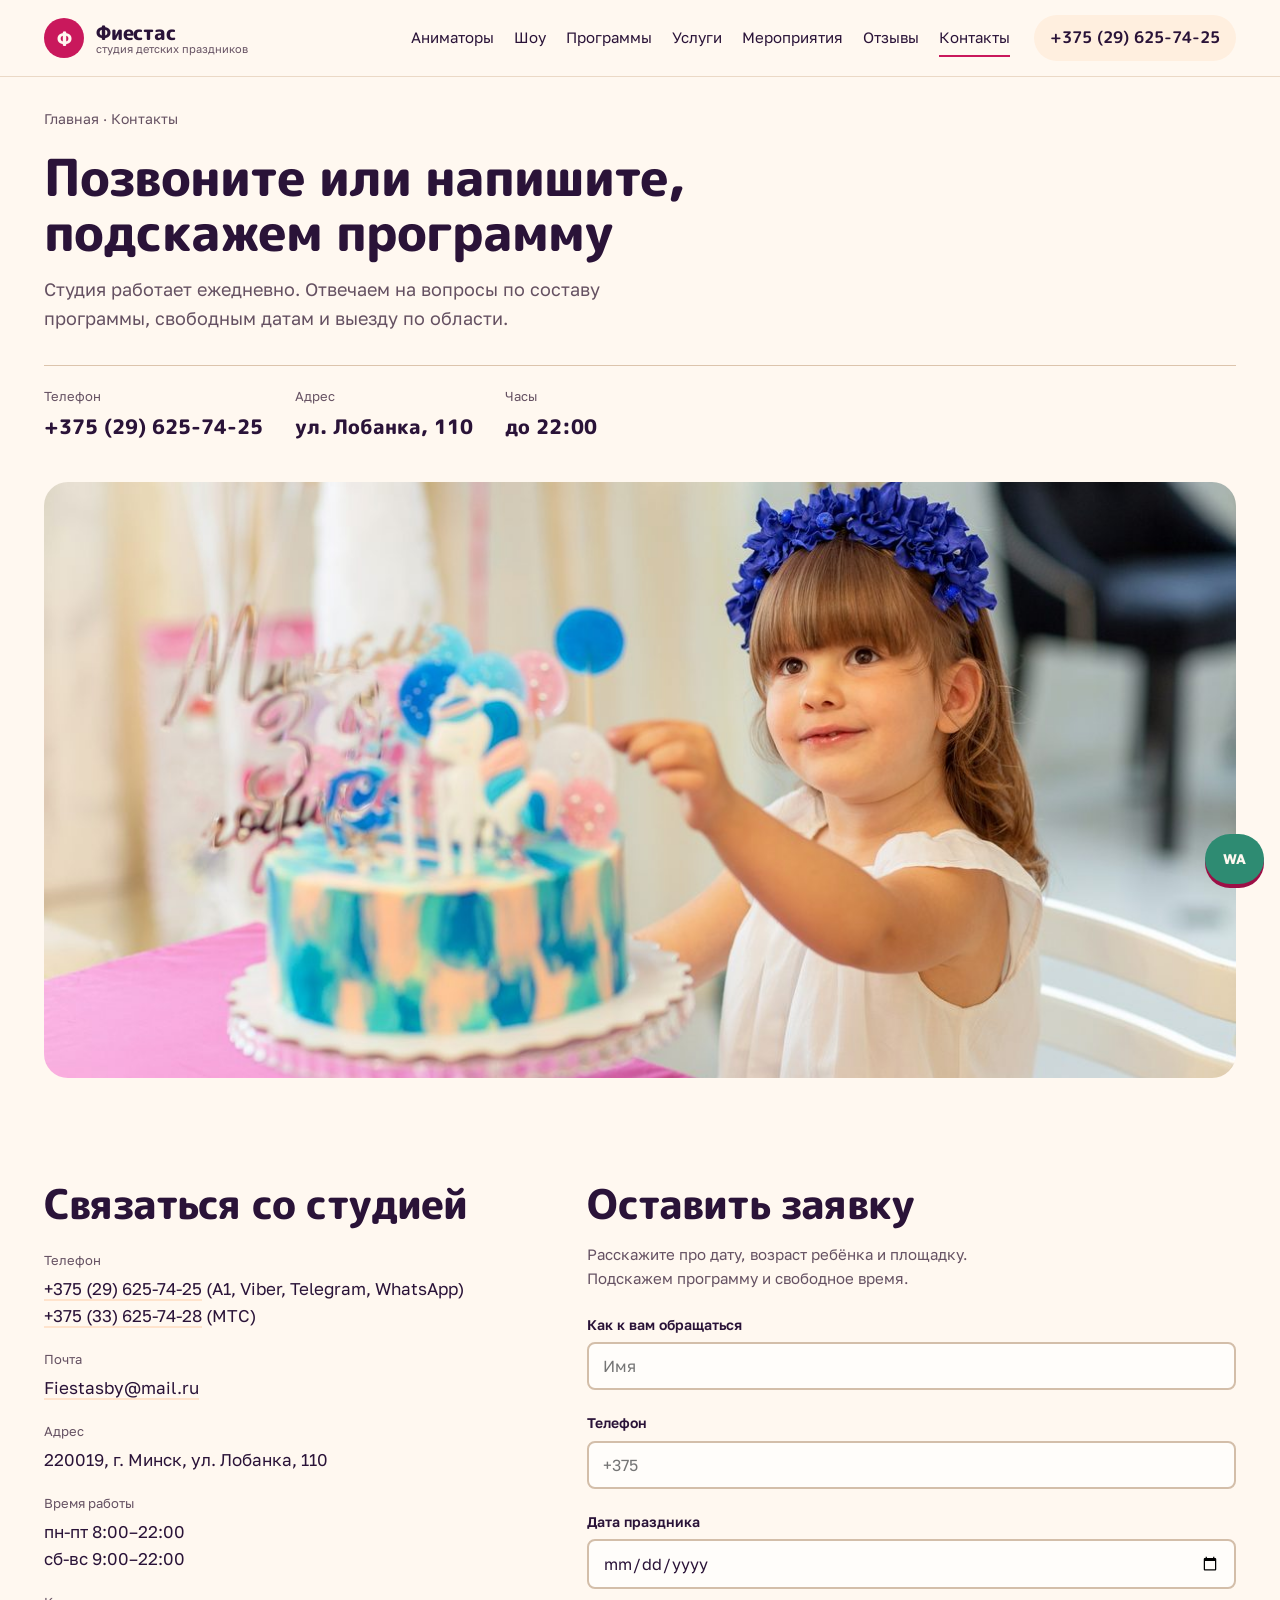
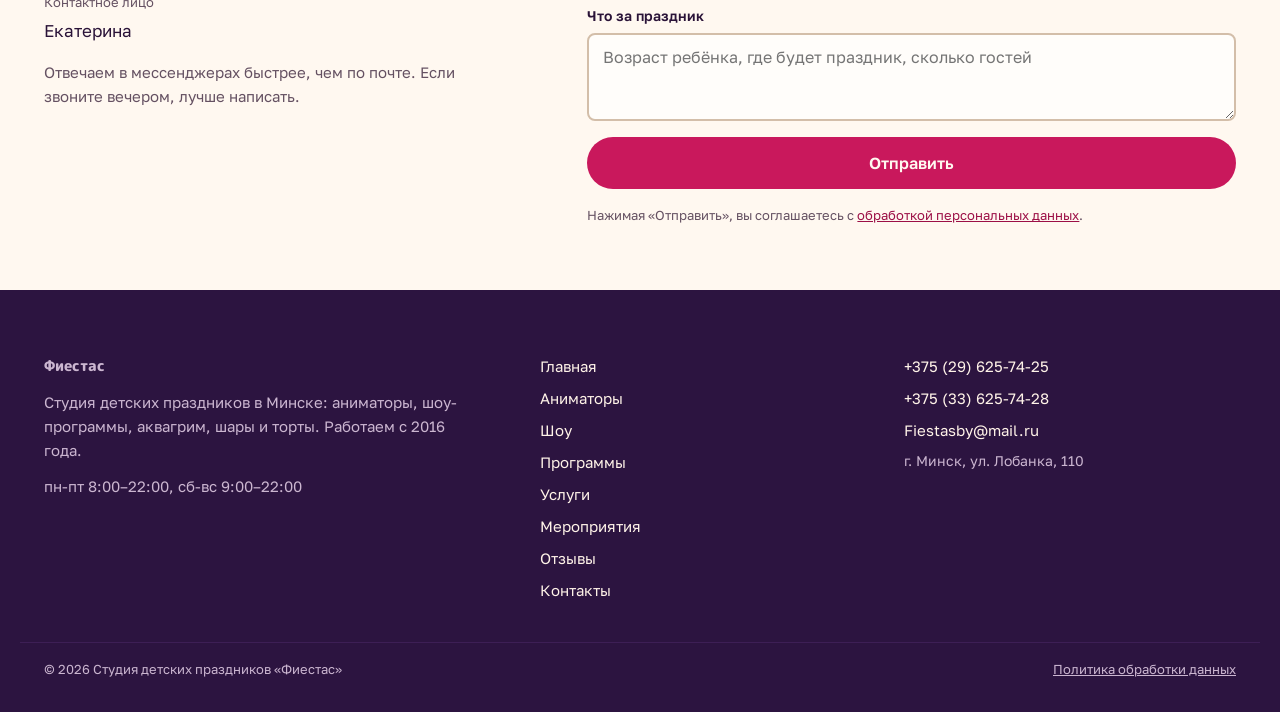
<file: kontakty.html>
<!doctype html>
<html lang="ru">
<head>
<meta charset="utf-8">
<meta name="viewport" content="width=device-width, initial-scale=1">
<title>Контакты студии детских праздников Фиестас в Минске</title>
<meta name="description" content="Телефоны, адрес и заявка: студия детских праздников Фиестас, Минск, ул. Лобанка, 110. Работаем с 8:00 до 22:00.">
<link rel="canonical" href="https://romjjjke.github.io/fiestas/kontakty.html">
<meta property="og:type" content="website">
<meta property="og:title" content="Контакты студии детских праздников Фиестас в Минске">
<meta property="og:description" content="Телефоны, адрес и заявка: студия детских праздников Фиестас, Минск, ул. Лобанка, 110. Работаем с 8:00 до 22:00.">
<meta property="og:url" content="https://romjjjke.github.io/fiestas/kontakty.html">
<meta property="og:image" content="https://romjjjke.github.io/fiestas/assets/img/hero.jpg">
<meta name="theme-color" content="#FFF8F0">
<link rel="icon" href="favicon.svg" type="image/svg+xml">
<link rel="preconnect" href="https://fonts.googleapis.com">
<link rel="preconnect" href="https://fonts.gstatic.com" crossorigin>
<link href="https://fonts.googleapis.com/css2?family=M+PLUS+Rounded+1c:wght@500;700;800&family=Golos+Text:wght@400;500;600&display=swap" rel="stylesheet">
<link href="assets/css/style.css" rel="stylesheet">
<script type="application/ld+json">
{"@context":"https://schema.org","@type":"LocalBusiness","name":"Студия детских праздников Фиестас","description":"Аниматоры, шоу-программы и оформление детских праздников в Минске","telephone":"+375296257425","email":"Fiestasby@mail.ru","url":"https://romjjjke.github.io/fiestas/","priceRange":"от 120 BYN","address":{"@type":"PostalAddress","streetAddress":"ул. Лобанка, 110","addressLocality":"Минск","postalCode":"220019","addressCountry":"BY"},"openingHours":["Mo-Fr 08:00-22:00","Sa-Su 09:00-22:00"]}
</script>
</head>
<body>
<a class="skip" href="#main">К содержанию</a>

<header class="site-head" id="header">
  <div class="wrap site-head__in">
    <a class="brand" href="index.html">
      <span class="brand__mark" aria-hidden="true">Ф</span>
      <span class="brand__text">Фиестас<small>студия детских праздников</small></span>
    </a>
    <nav class="nav" aria-label="Основная навигация">
      <a href="animatory.html">Аниматоры</a>
      <a href="shows.html">Шоу</a>
      <a href="programmy.html">Программы</a>
      <a href="uslugi.html">Услуги</a>
      <a href="meropriyatiya.html">Мероприятия</a>
      <a href="otzyvy.html">Отзывы</a>
      <a href="kontakty.html" aria-current="page">Контакты</a>
    </nav>
    <a class="head-phone" href="tel:+375296257425">+375 (29) 625-74-25</a>
    <button class="burger" id="burger" aria-expanded="false" aria-controls="menu" aria-label="Открыть меню">
      <span></span><span></span><span></span>
    </button>
  </div>
</header>

<div class="menu" id="menu" hidden>
  <div class="menu__in">
    <nav class="menu__nav" aria-label="Меню">
    <a href="animatory.html">Аниматоры</a>
    <a href="shows.html">Шоу</a>
    <a href="programmy.html">Программы</a>
    <a href="uslugi.html">Услуги</a>
    <a href="meropriyatiya.html">Мероприятия</a>
    <a href="otzyvy.html">Отзывы</a>
    <a href="kontakty.html" aria-current="page">Контакты</a>
    </nav>
    <div class="menu__foot">
      <a class="btn btn--pink" href="tel:+375296257425">Позвонить +375 (29) 625-74-25</a>
      <a class="btn btn--ghost" href="https://wa.me/375296257425">Написать в WhatsApp</a>
      <p class="menu__note">пн-пт 8:00–22:00, сб-вс 9:00–22:00<br>г. Минск, ул. Лобанка, 110</p>
    </div>
  </div>
</div>

<main id="main">

<section class="page-head">
  <div class="wrap">
    <nav class="crumbs" aria-label="Хлебные крошки"><a href="index.html">Главная</a> · <span>Контакты</span></nav>
    <h1 class="page-head__title">Позвоните или напишите, подскажем программу</h1>
    <p class="page-head__lede">Студия работает ежедневно. Отвечаем на вопросы по составу программы, свободным датам и выезду по области.</p>
    <dl class="facts"><div><dt>Телефон</dt><dd>+375 (29) 625-74-25</dd></div><div><dt>Адрес</dt><dd>ул. Лобанка, 110</dd></div><div><dt>Часы</dt><dd>до 22:00</dd></div></dl>
  </div>
  <div class="wrap"><figure class="page-head__media"><img src="assets/img/party-2.jpg" alt="Праздник с аниматорами" width="1400" height="875" fetchpriority="high" decoding="async"></figure></div>
</section>

<section class="section">
  <div class="wrap contact">
    <div class="contact__info">
      <h2 class="h2">Связаться со студией</h2>
      <dl class="cinfo">
        <div><dt>Телефон</dt><dd><a href="tel:+375296257425">+375 (29) 625-74-25</a> (А1, Viber, Telegram, WhatsApp)<br><a href="tel:+375336257428">+375 (33) 625-74-28</a> (МТС)</dd></div>
        <div><dt>Почта</dt><dd><a href="mailto:Fiestasby@mail.ru">Fiestasby@mail.ru</a></dd></div>
        <div><dt>Адрес</dt><dd>220019, г. Минск, ул. Лобанка, 110</dd></div>
        <div><dt>Время работы</dt><dd>пн-пт 8:00–22:00<br>сб-вс 9:00–22:00</dd></div>
        <div><dt>Контактное лицо</dt><dd>Екатерина</dd></div>
      </dl>
      <p class="contact__note">Отвечаем в мессенджерах быстрее, чем по почте. Если звоните вечером, лучше написать.</p>
    </div>
    <div class="contact__form">
      <h2 class="h2">Оставить заявку</h2>
      <p class="contact__note">Расскажите про дату, возраст ребёнка и площадку. Подскажем программу и свободное время.</p>
      <form class="form" id="lead-form" novalidate>
        <div class="field"><label for="f-name">Как к вам обращаться</label><input id="f-name" name="name" type="text" autocomplete="name" placeholder="Имя" aria-describedby="e-name"><span class="field__error" id="e-name"></span></div>
        <div class="field"><label for="f-phone">Телефон</label><input id="f-phone" name="phone" type="tel" inputmode="tel" autocomplete="tel" placeholder="+375" aria-describedby="e-phone"><span class="field__error" id="e-phone"></span></div>
        <div class="field"><label for="f-date">Дата праздника</label><input id="f-date" name="date" type="date"></div>
        <div class="field"><label for="f-note">Что за праздник</label><textarea id="f-note" name="note" rows="3" placeholder="Возраст ребёнка, где будет праздник, сколько гостей"></textarea></div>
        <button class="btn btn--pink" type="submit" id="submit-btn">Отправить</button>
        <p class="form__note">Нажимая «Отправить», вы соглашаетесь с <a href="politika.html">обработкой персональных данных</a>.</p>
      </form>
      <div class="form-success" id="form-success" hidden>
        <p class="form-success__title">Заявка собрана</p>
        <p class="form-success__text">Откройте WhatsApp по кнопке ниже: сообщение уже заполнено. Мы ответим в рабочее время.</p>
        <a class="btn btn--pink" id="wa-link" href="https://wa.me/WA">Открыть WhatsApp</a>
        <button class="btn btn--ghost" type="button" id="again-btn">Изменить данные</button>
      </div>
    </div>
  </div>
</section>
</main>

<footer class="foot">
  <div class="wrap foot__in">
    <div class="foot__brand">
      <p class="foot__name">Фиестас</p>
      <p>Студия детских праздников в Минске: аниматоры, шоу-программы, аквагрим, шары и торты. Работаем с 2016 года.</p>
      <p class="foot__hours">пн-пт 8:00–22:00, сб-вс 9:00–22:00</p>
    </div>
    <nav class="foot__nav" aria-label="Разделы">
      <a href="index.html">Главная</a>
      <a href="animatory.html">Аниматоры</a>
      <a href="shows.html">Шоу</a>
      <a href="programmy.html">Программы</a>
      <a href="uslugi.html">Услуги</a>
      <a href="meropriyatiya.html">Мероприятия</a>
      <a href="otzyvy.html">Отзывы</a>
      <a href="kontakty.html">Контакты</a>
    </nav>
    <div class="foot__contact">
      <a href="tel:+375296257425">+375 (29) 625-74-25</a>
      <a href="tel:+375336257428">+375 (33) 625-74-28</a>
      <a href="mailto:Fiestasby@mail.ru">Fiestasby@mail.ru</a>
      <p>г. Минск, ул. Лобанка, 110</p>
    </div>
  </div>
  <div class="wrap foot__bottom">
    <p>© <span id="year">2026</span> Студия детских праздников «Фиестас»</p>
    <a href="politika.html">Политика обработки данных</a>
  </div>
</footer>

<a class="fab" href="https://wa.me/375296257425" aria-label="Написать в WhatsApp">WA</a>
<script src="assets/js/main.js" defer></script>
</body>
</html>
</file>
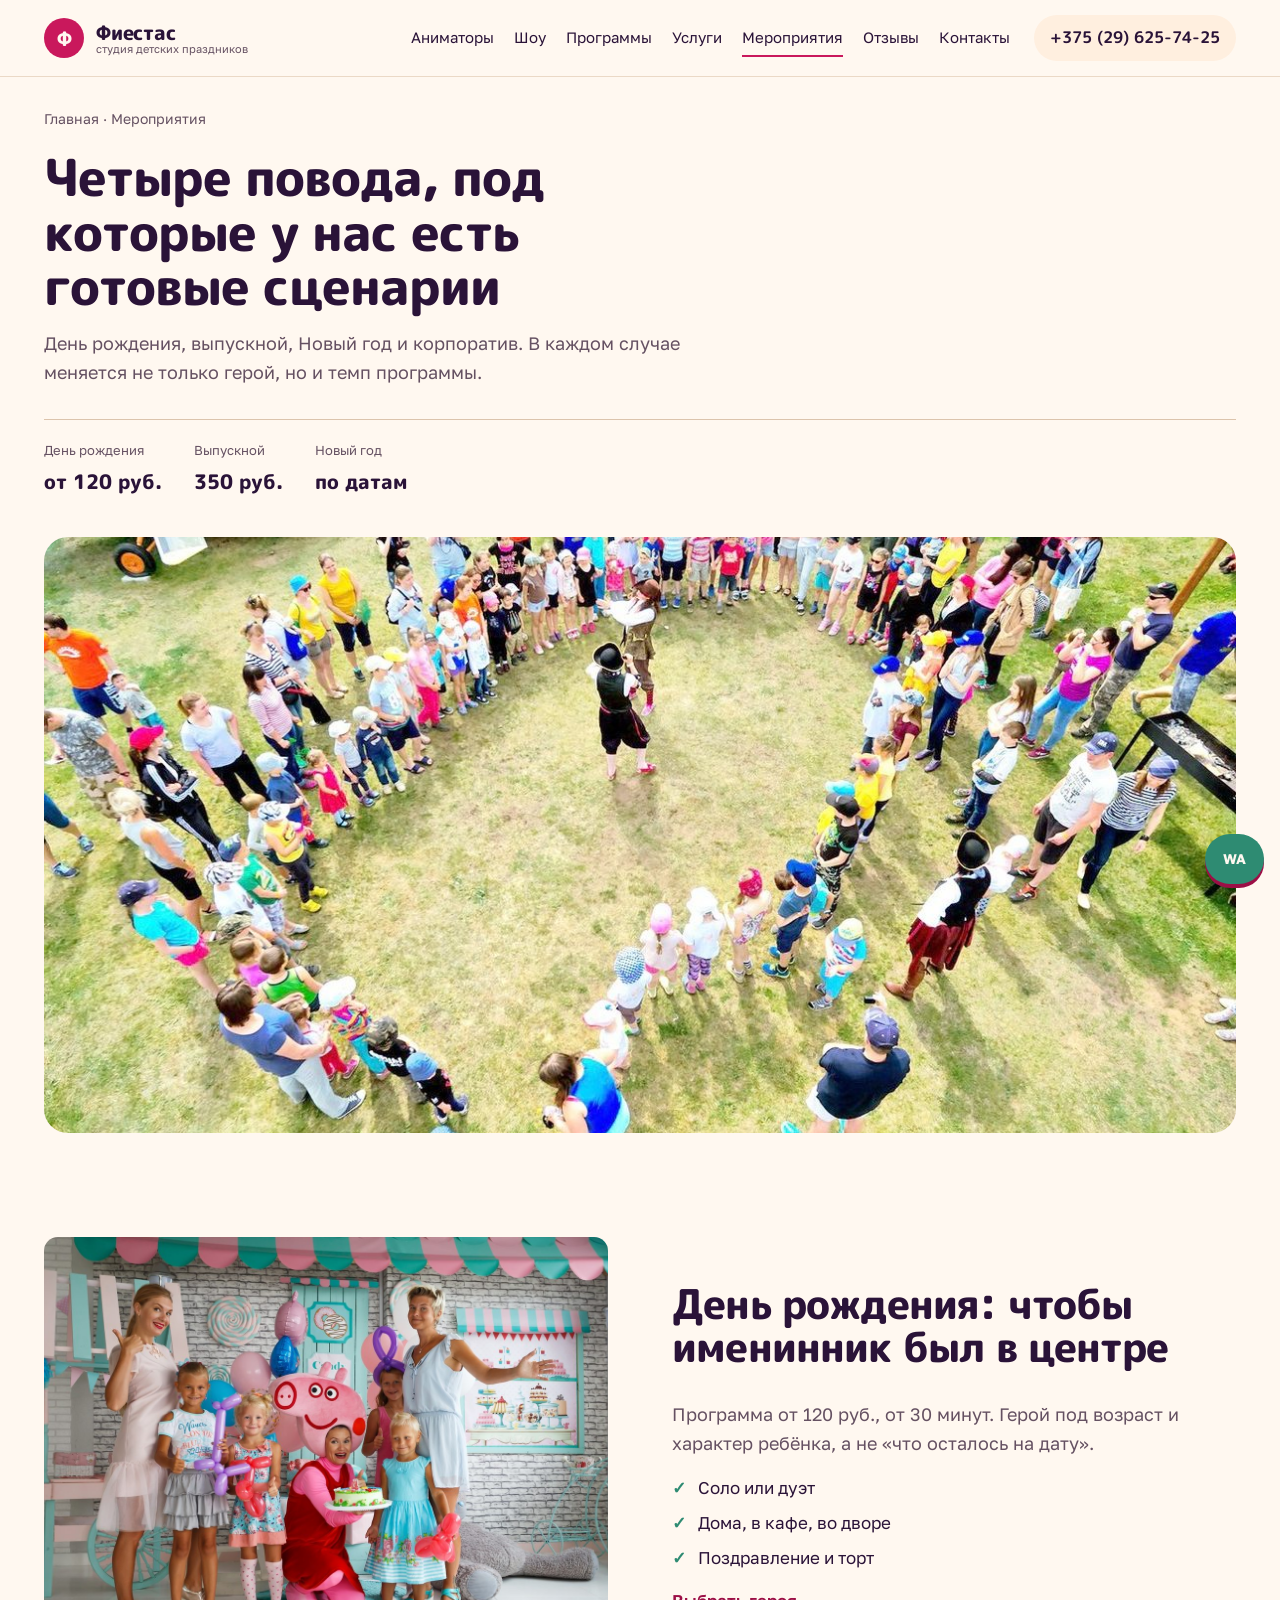
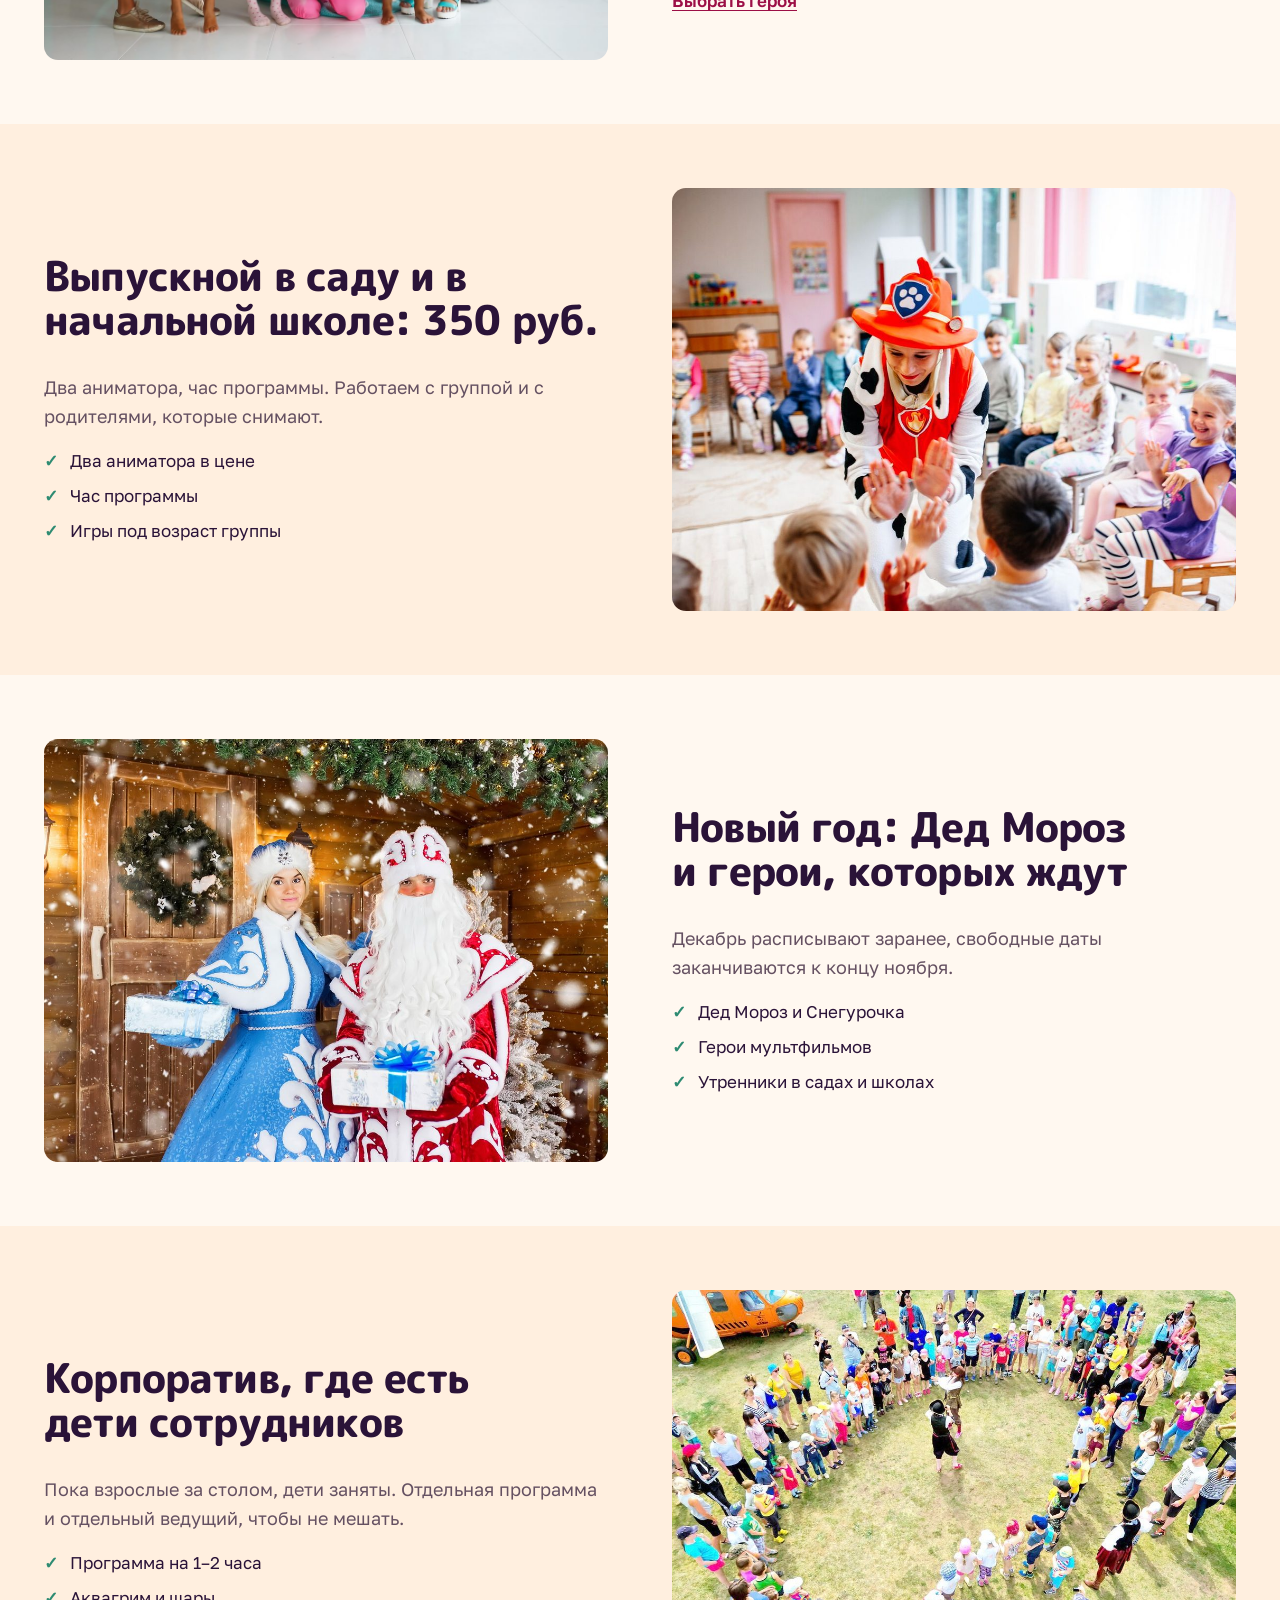
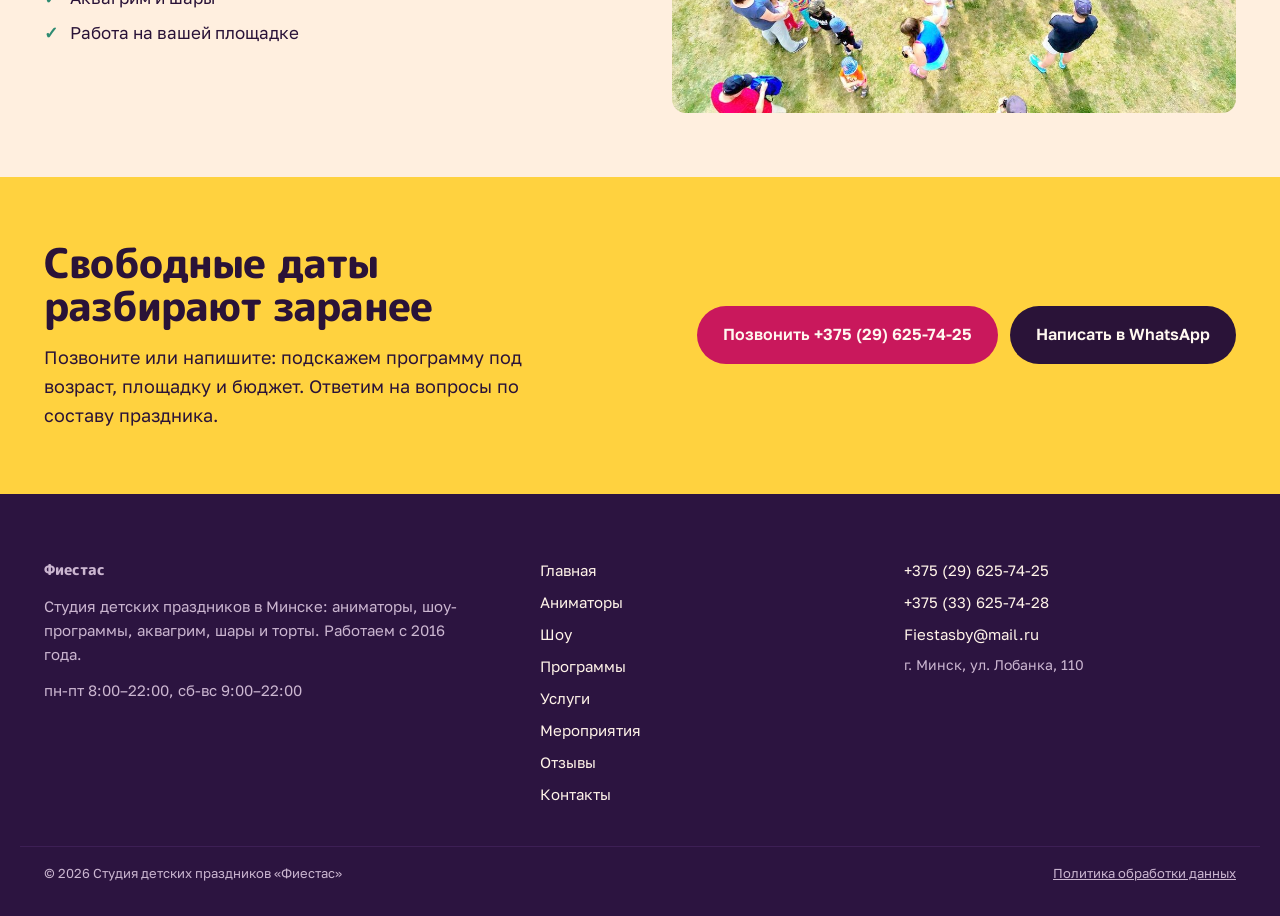
<file: meropriyatiya.html>
<!doctype html>
<html lang="ru">
<head>
<meta charset="utf-8">
<meta name="viewport" content="width=device-width, initial-scale=1">
<title>Мероприятия: день рождения, выпускной, Новый год, корпоратив в Минске</title>
<meta name="description" content="Организация детских праздников в Минске: день рождения от 120 руб., выпускной 350 руб., Новый год, корпоратив с программой для детей.">
<link rel="canonical" href="https://romjjjke.github.io/fiestas/meropriyatiya.html">
<meta property="og:type" content="website">
<meta property="og:title" content="Мероприятия: день рождения, выпускной, Новый год, корпоратив в Минске">
<meta property="og:description" content="Организация детских праздников в Минске: день рождения от 120 руб., выпускной 350 руб., Новый год, корпоратив с программой для детей.">
<meta property="og:url" content="https://romjjjke.github.io/fiestas/meropriyatiya.html">
<meta property="og:image" content="https://romjjjke.github.io/fiestas/assets/img/hero.jpg">
<meta name="theme-color" content="#FFF8F0">
<link rel="icon" href="favicon.svg" type="image/svg+xml">
<link rel="preconnect" href="https://fonts.googleapis.com">
<link rel="preconnect" href="https://fonts.gstatic.com" crossorigin>
<link href="https://fonts.googleapis.com/css2?family=M+PLUS+Rounded+1c:wght@500;700;800&family=Golos+Text:wght@400;500;600&display=swap" rel="stylesheet">
<link href="assets/css/style.css" rel="stylesheet">
<script type="application/ld+json">
{"@context":"https://schema.org","@type":"LocalBusiness","name":"Студия детских праздников Фиестас","description":"Аниматоры, шоу-программы и оформление детских праздников в Минске","telephone":"+375296257425","email":"Fiestasby@mail.ru","url":"https://romjjjke.github.io/fiestas/","priceRange":"от 120 BYN","address":{"@type":"PostalAddress","streetAddress":"ул. Лобанка, 110","addressLocality":"Минск","postalCode":"220019","addressCountry":"BY"},"openingHours":["Mo-Fr 08:00-22:00","Sa-Su 09:00-22:00"]}
</script>
</head>
<body>
<a class="skip" href="#main">К содержанию</a>

<header class="site-head" id="header">
  <div class="wrap site-head__in">
    <a class="brand" href="index.html">
      <span class="brand__mark" aria-hidden="true">Ф</span>
      <span class="brand__text">Фиестас<small>студия детских праздников</small></span>
    </a>
    <nav class="nav" aria-label="Основная навигация">
      <a href="animatory.html">Аниматоры</a>
      <a href="shows.html">Шоу</a>
      <a href="programmy.html">Программы</a>
      <a href="uslugi.html">Услуги</a>
      <a href="meropriyatiya.html" aria-current="page">Мероприятия</a>
      <a href="otzyvy.html">Отзывы</a>
      <a href="kontakty.html">Контакты</a>
    </nav>
    <a class="head-phone" href="tel:+375296257425">+375 (29) 625-74-25</a>
    <button class="burger" id="burger" aria-expanded="false" aria-controls="menu" aria-label="Открыть меню">
      <span></span><span></span><span></span>
    </button>
  </div>
</header>

<div class="menu" id="menu" hidden>
  <div class="menu__in">
    <nav class="menu__nav" aria-label="Меню">
    <a href="animatory.html">Аниматоры</a>
    <a href="shows.html">Шоу</a>
    <a href="programmy.html">Программы</a>
    <a href="uslugi.html">Услуги</a>
    <a href="meropriyatiya.html" aria-current="page">Мероприятия</a>
    <a href="otzyvy.html">Отзывы</a>
    <a href="kontakty.html">Контакты</a>
    </nav>
    <div class="menu__foot">
      <a class="btn btn--pink" href="tel:+375296257425">Позвонить +375 (29) 625-74-25</a>
      <a class="btn btn--ghost" href="https://wa.me/375296257425">Написать в WhatsApp</a>
      <p class="menu__note">пн-пт 8:00–22:00, сб-вс 9:00–22:00<br>г. Минск, ул. Лобанка, 110</p>
    </div>
  </div>
</div>

<main id="main">

<section class="page-head">
  <div class="wrap">
    <nav class="crumbs" aria-label="Хлебные крошки"><a href="index.html">Главная</a> · <span>Мероприятия</span></nav>
    <h1 class="page-head__title">Четыре повода, под которые у нас есть готовые сценарии</h1>
    <p class="page-head__lede">День рождения, выпускной, Новый год и корпоратив. В каждом случае меняется не только герой, но и темп программы.</p>
    <dl class="facts"><div><dt>День рождения</dt><dd>от 120 руб.</dd></div><div><dt>Выпускной</dt><dd>350 руб.</dd></div><div><dt>Новый год</dt><dd>по датам</dd></div></dl>
  </div>
  <div class="wrap"><figure class="page-head__media"><img src="assets/img/corporate.jpg" alt="Праздник с аниматорами" width="1400" height="875" fetchpriority="high" decoding="async"></figure></div>
</section>

<section class="section" id="den-rozhdeniya">
  <div class="wrap splits">
    <figure class="splits__media"><img src="assets/img/birthday.jpg" alt="День рождения с аниматором" width="1300" height="866" loading="lazy" decoding="async"></figure>
    <div class="splits__text">
      <h2 class="h2">День рождения: чтобы именинник был в центре</h2>
      <p class="lead">Программа от 120 руб., от 30 минут. Герой под возраст и характер ребёнка, а не «что осталось на дату».</p>
      <ul class="ticks"><li>Соло или дуэт</li><li>Дома, в кафе, во дворе</li><li>Поздравление и торт</li></ul>
      <a class="link" href="animatory.html">Выбрать героя</a>
    </div>
  </div>
</section>

<section class="section section--cream" id="vypusknoj">
  <div class="wrap splits splits--reverse">
    <figure class="splits__media"><img src="assets/img/graduation.jpg" alt="Выпускной в детском саду" width="1200" height="800" loading="lazy" decoding="async"></figure>
    <div class="splits__text">
      <h2 class="h2">Выпускной в саду и в начальной школе: 350 руб.</h2>
      <p class="lead">Два аниматора, час программы. Работаем с группой и с родителями, которые снимают.</p>
      <ul class="ticks"><li>Два аниматора в цене</li><li>Час программы</li><li>Игры под возраст группы</li></ul>
    </div>
  </div>
</section>

<section class="section" id="novyj-god">
  <div class="wrap splits">
    <figure class="splits__media"><img src="assets/img/newyear.jpg" alt="Новогодний праздник с Дедом Морозом" width="1200" height="800" loading="lazy" decoding="async"></figure>
    <div class="splits__text">
      <h2 class="h2">Новый год: Дед Мороз и герои, которых ждут</h2>
      <p class="lead">Декабрь расписывают заранее, свободные даты заканчиваются к концу ноября.</p>
      <ul class="ticks"><li>Дед Мороз и Снегурочка</li><li>Герои мультфильмов</li><li>Утренники в садах и школах</li></ul>
    </div>
  </div>
</section>

<section class="section section--cream" id="korporativ">
  <div class="wrap splits splits--reverse">
    <figure class="splits__media"><img src="assets/img/corporate.jpg" alt="Корпоративный праздник с аниматорами" width="1200" height="800" loading="lazy" decoding="async"></figure>
    <div class="splits__text">
      <h2 class="h2">Корпоратив, где есть дети сотрудников</h2>
      <p class="lead">Пока взрослые за столом, дети заняты. Отдельная программа и отдельный ведущий, чтобы не мешать.</p>
      <ul class="ticks"><li>Программа на 1–2 часа</li><li>Аквагрим и шары</li><li>Работа на вашей площадке</li></ul>
    </div>
  </div>
</section>
<section class="section cta">
  <div class="wrap cta__in">
    <div>
      <h2 class="h2">Свободные даты разбирают заранее</h2>
      <p class="lead">Позвоните или напишите: подскажем программу под возраст, площадку и бюджет. Ответим на вопросы по составу праздника.</p>
    </div>
    <div class="cta__actions">
      <a class="btn btn--pink" href="tel:+375296257425">Позвонить +375 (29) 625-74-25</a>
      <a class="btn btn--dark" href="https://wa.me/375296257425">Написать в WhatsApp</a>
    </div>
  </div>
</section>

</main>

<footer class="foot">
  <div class="wrap foot__in">
    <div class="foot__brand">
      <p class="foot__name">Фиестас</p>
      <p>Студия детских праздников в Минске: аниматоры, шоу-программы, аквагрим, шары и торты. Работаем с 2016 года.</p>
      <p class="foot__hours">пн-пт 8:00–22:00, сб-вс 9:00–22:00</p>
    </div>
    <nav class="foot__nav" aria-label="Разделы">
      <a href="index.html">Главная</a>
      <a href="animatory.html">Аниматоры</a>
      <a href="shows.html">Шоу</a>
      <a href="programmy.html">Программы</a>
      <a href="uslugi.html">Услуги</a>
      <a href="meropriyatiya.html">Мероприятия</a>
      <a href="otzyvy.html">Отзывы</a>
      <a href="kontakty.html">Контакты</a>
    </nav>
    <div class="foot__contact">
      <a href="tel:+375296257425">+375 (29) 625-74-25</a>
      <a href="tel:+375336257428">+375 (33) 625-74-28</a>
      <a href="mailto:Fiestasby@mail.ru">Fiestasby@mail.ru</a>
      <p>г. Минск, ул. Лобанка, 110</p>
    </div>
  </div>
  <div class="wrap foot__bottom">
    <p>© <span id="year">2026</span> Студия детских праздников «Фиестас»</p>
    <a href="politika.html">Политика обработки данных</a>
  </div>
</footer>

<a class="fab" href="https://wa.me/375296257425" aria-label="Написать в WhatsApp">WA</a>
<script src="assets/js/main.js" defer></script>
</body>
</html>
</file>
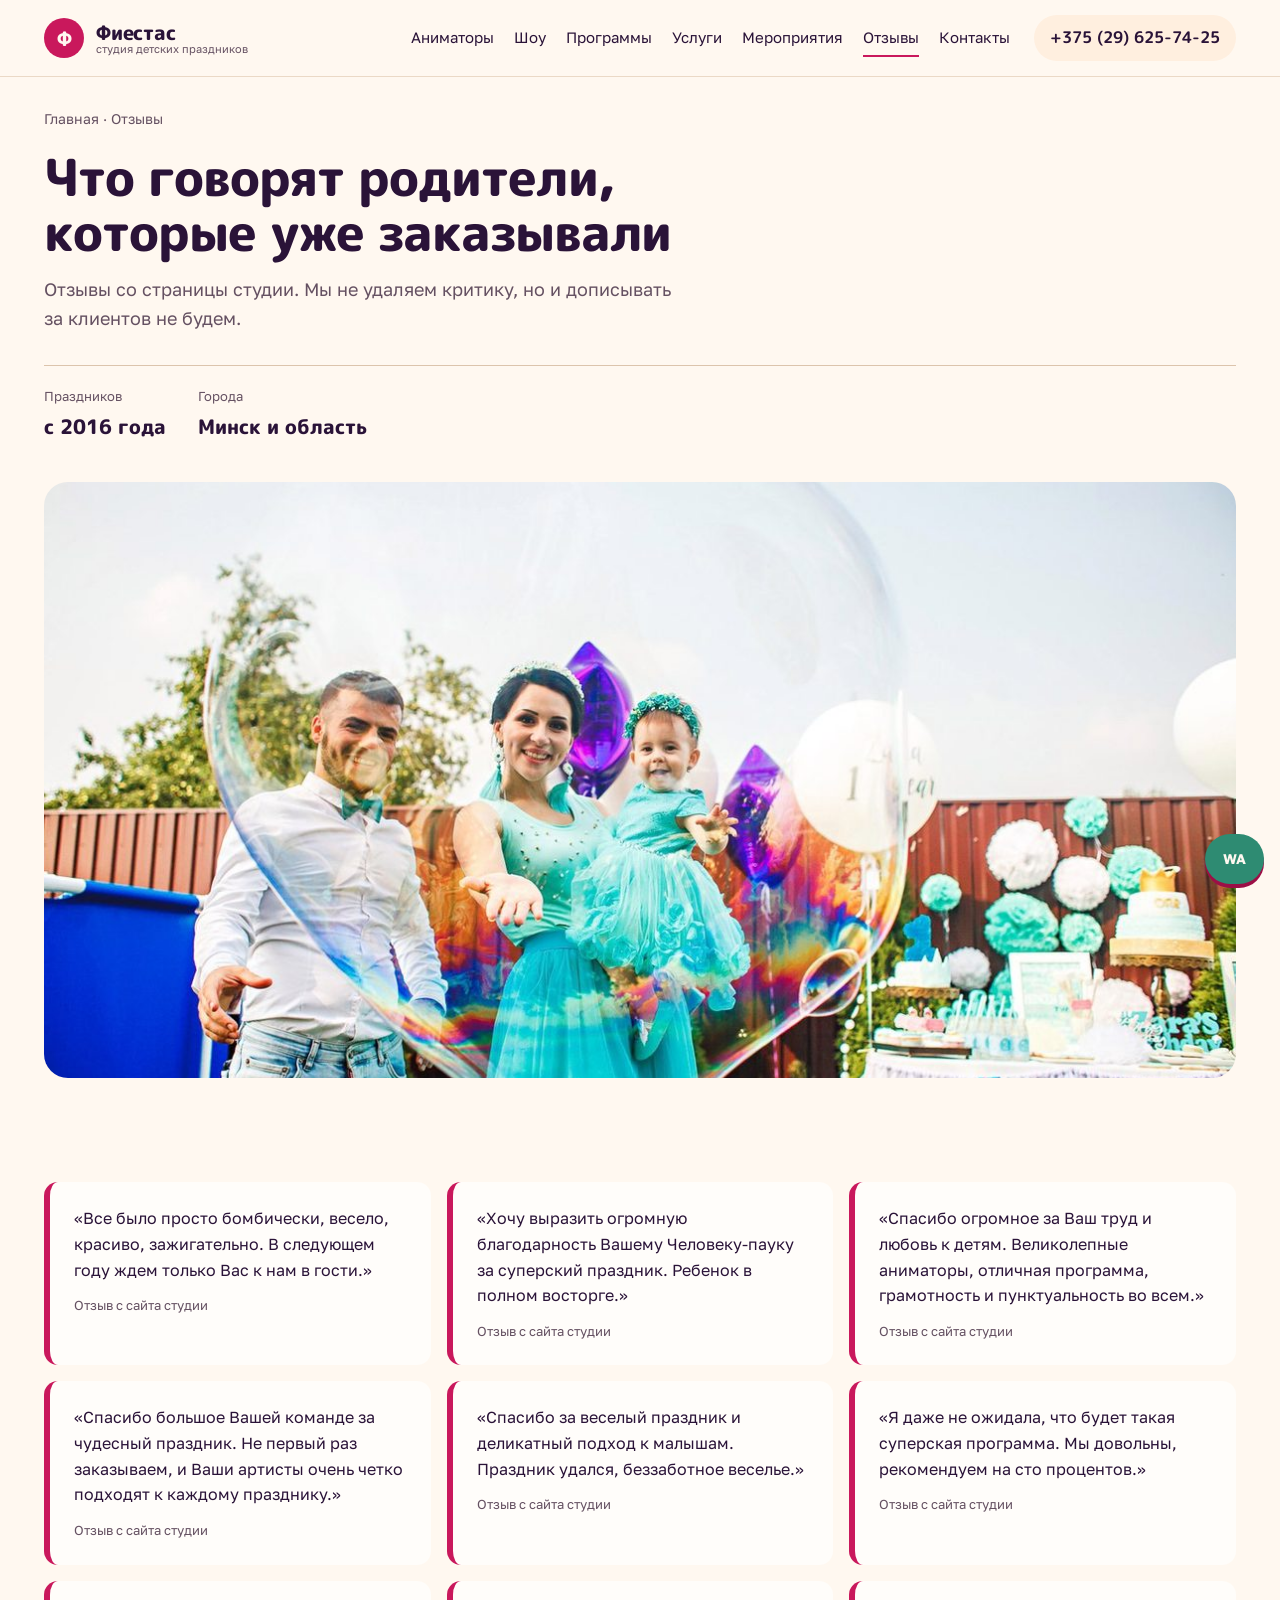
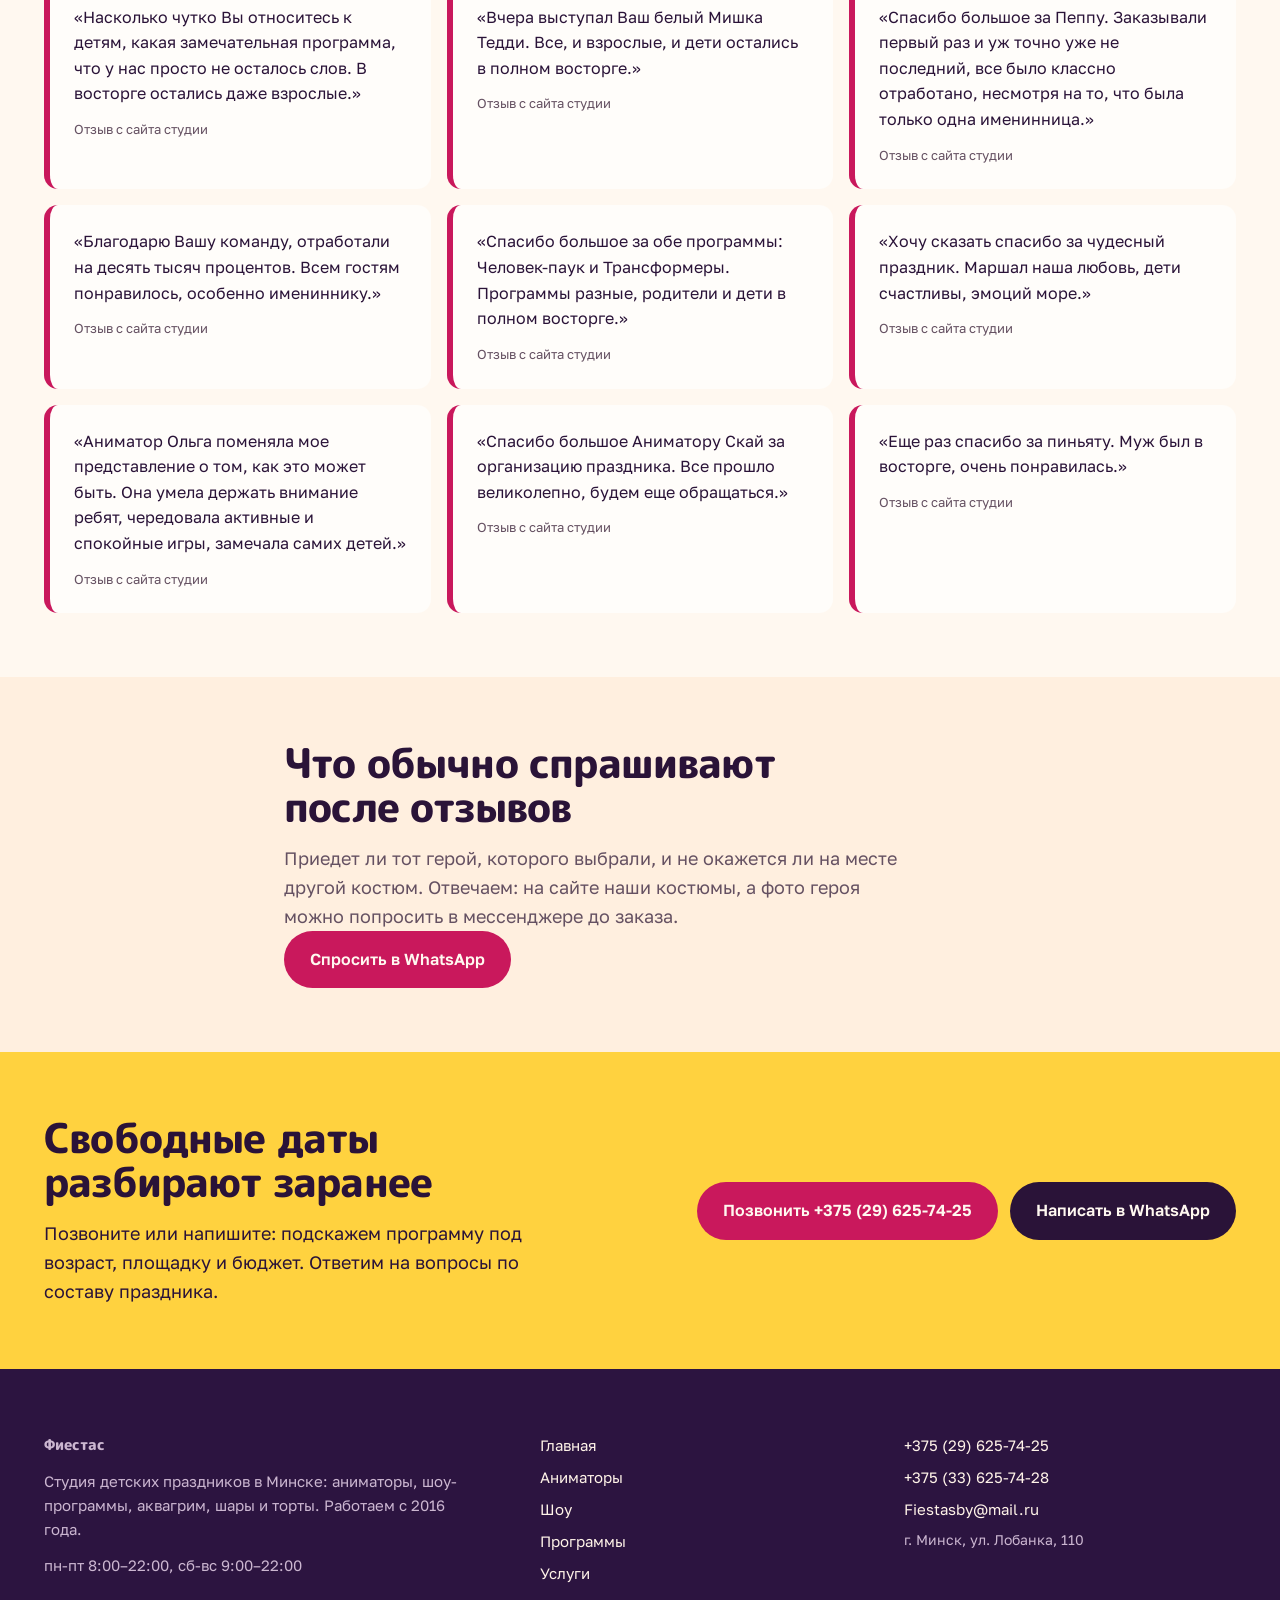
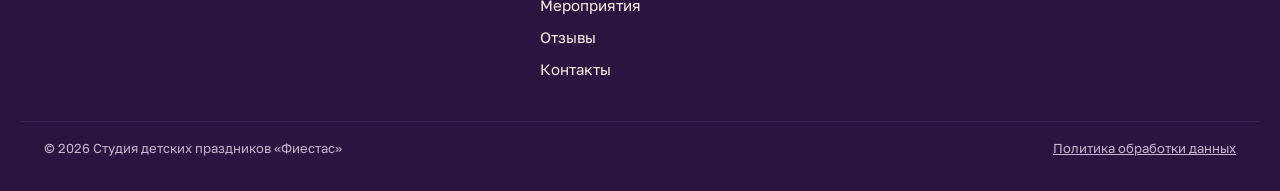
<file: otzyvy.html>
<!doctype html>
<html lang="ru">
<head>
<meta charset="utf-8">
<meta name="viewport" content="width=device-width, initial-scale=1">
<title>Отзывы о студии детских праздников Фиестас в Минске</title>
<meta name="description" content="Отзывы родителей об аниматорах и праздниках студии Фиестас в Минске: дни рождения, выпускные, Новый год.">
<link rel="canonical" href="https://romjjjke.github.io/fiestas/otzyvy.html">
<meta property="og:type" content="website">
<meta property="og:title" content="Отзывы о студии детских праздников Фиестас в Минске">
<meta property="og:description" content="Отзывы родителей об аниматорах и праздниках студии Фиестас в Минске: дни рождения, выпускные, Новый год.">
<meta property="og:url" content="https://romjjjke.github.io/fiestas/otzyvy.html">
<meta property="og:image" content="https://romjjjke.github.io/fiestas/assets/img/hero.jpg">
<meta name="theme-color" content="#FFF8F0">
<link rel="icon" href="favicon.svg" type="image/svg+xml">
<link rel="preconnect" href="https://fonts.googleapis.com">
<link rel="preconnect" href="https://fonts.gstatic.com" crossorigin>
<link href="https://fonts.googleapis.com/css2?family=M+PLUS+Rounded+1c:wght@500;700;800&family=Golos+Text:wght@400;500;600&display=swap" rel="stylesheet">
<link href="assets/css/style.css" rel="stylesheet">
<script type="application/ld+json">
{"@context":"https://schema.org","@type":"LocalBusiness","name":"Студия детских праздников Фиестас","description":"Аниматоры, шоу-программы и оформление детских праздников в Минске","telephone":"+375296257425","email":"Fiestasby@mail.ru","url":"https://romjjjke.github.io/fiestas/","priceRange":"от 120 BYN","address":{"@type":"PostalAddress","streetAddress":"ул. Лобанка, 110","addressLocality":"Минск","postalCode":"220019","addressCountry":"BY"},"openingHours":["Mo-Fr 08:00-22:00","Sa-Su 09:00-22:00"]}
</script>
</head>
<body>
<a class="skip" href="#main">К содержанию</a>

<header class="site-head" id="header">
  <div class="wrap site-head__in">
    <a class="brand" href="index.html">
      <span class="brand__mark" aria-hidden="true">Ф</span>
      <span class="brand__text">Фиестас<small>студия детских праздников</small></span>
    </a>
    <nav class="nav" aria-label="Основная навигация">
      <a href="animatory.html">Аниматоры</a>
      <a href="shows.html">Шоу</a>
      <a href="programmy.html">Программы</a>
      <a href="uslugi.html">Услуги</a>
      <a href="meropriyatiya.html">Мероприятия</a>
      <a href="otzyvy.html" aria-current="page">Отзывы</a>
      <a href="kontakty.html">Контакты</a>
    </nav>
    <a class="head-phone" href="tel:+375296257425">+375 (29) 625-74-25</a>
    <button class="burger" id="burger" aria-expanded="false" aria-controls="menu" aria-label="Открыть меню">
      <span></span><span></span><span></span>
    </button>
  </div>
</header>

<div class="menu" id="menu" hidden>
  <div class="menu__in">
    <nav class="menu__nav" aria-label="Меню">
    <a href="animatory.html">Аниматоры</a>
    <a href="shows.html">Шоу</a>
    <a href="programmy.html">Программы</a>
    <a href="uslugi.html">Услуги</a>
    <a href="meropriyatiya.html">Мероприятия</a>
    <a href="otzyvy.html" aria-current="page">Отзывы</a>
    <a href="kontakty.html">Контакты</a>
    </nav>
    <div class="menu__foot">
      <a class="btn btn--pink" href="tel:+375296257425">Позвонить +375 (29) 625-74-25</a>
      <a class="btn btn--ghost" href="https://wa.me/375296257425">Написать в WhatsApp</a>
      <p class="menu__note">пн-пт 8:00–22:00, сб-вс 9:00–22:00<br>г. Минск, ул. Лобанка, 110</p>
    </div>
  </div>
</div>

<main id="main">

<section class="page-head">
  <div class="wrap">
    <nav class="crumbs" aria-label="Хлебные крошки"><a href="index.html">Главная</a> · <span>Отзывы</span></nav>
    <h1 class="page-head__title">Что говорят родители, которые уже заказывали</h1>
    <p class="page-head__lede">Отзывы со страницы студии. Мы не удаляем критику, но и дописывать за клиентов не будем.</p>
    <dl class="facts"><div><dt>Праздников</dt><dd>с 2016 года</dd></div><div><dt>Города</dt><dd>Минск и область</dd></div></dl>
  </div>
  <div class="wrap"><figure class="page-head__media"><img src="assets/img/party-1.jpg" alt="Дети на празднике" width="1400" height="875" fetchpriority="high" decoding="async"></figure></div>
</section>

<section class="section">
  <div class="wrap">
    <ul class="quotes quotes--grid"><li class="quote"><p>«Все было просто бомбически, весело, красиво, зажигательно. В следующем году ждем только Вас к нам в гости.»</p><span class="quote__src">Отзыв с сайта студии</span></li><li class="quote"><p>«Хочу выразить огромную благодарность Вашему Человеку-пауку за суперский праздник. Ребенок в полном восторге.»</p><span class="quote__src">Отзыв с сайта студии</span></li><li class="quote"><p>«Спасибо огромное за Ваш труд и любовь к детям. Великолепные аниматоры, отличная программа, грамотность и пунктуальность во всем.»</p><span class="quote__src">Отзыв с сайта студии</span></li><li class="quote"><p>«Спасибо большое Вашей команде за чудесный праздник. Не первый раз заказываем, и Ваши артисты очень четко подходят к каждому празднику.»</p><span class="quote__src">Отзыв с сайта студии</span></li><li class="quote"><p>«Спасибо за веселый праздник и деликатный подход к малышам. Праздник удался, беззаботное веселье.»</p><span class="quote__src">Отзыв с сайта студии</span></li><li class="quote"><p>«Я даже не ожидала, что будет такая суперская программа. Мы довольны, рекомендуем на сто процентов.»</p><span class="quote__src">Отзыв с сайта студии</span></li><li class="quote"><p>«Насколько чутко Вы относитесь к детям, какая замечательная программа, что у нас просто не осталось слов. В восторге остались даже взрослые.»</p><span class="quote__src">Отзыв с сайта студии</span></li><li class="quote"><p>«Вчера выступал Ваш белый Мишка Тедди. Все, и взрослые, и дети остались в полном восторге.»</p><span class="quote__src">Отзыв с сайта студии</span></li><li class="quote"><p>«Спасибо большое за Пеппу. Заказывали первый раз и уж точно уже не последний, все было классно отработано, несмотря на то, что была только одна именинница.»</p><span class="quote__src">Отзыв с сайта студии</span></li><li class="quote"><p>«Благодарю Вашу команду, отработали на десять тысяч процентов. Всем гостям понравилось, особенно имениннику.»</p><span class="quote__src">Отзыв с сайта студии</span></li><li class="quote"><p>«Спасибо большое за обе программы: Человек-паук и Трансформеры. Программы разные, родители и дети в полном восторге.»</p><span class="quote__src">Отзыв с сайта студии</span></li><li class="quote"><p>«Хочу сказать спасибо за чудесный праздник. Маршал наша любовь, дети счастливы, эмоций море.»</p><span class="quote__src">Отзыв с сайта студии</span></li><li class="quote"><p>«Аниматор Ольга поменяла мое представление о том, как это может быть. Она умела держать внимание ребят, чередовала активные и спокойные игры, замечала самих детей.»</p><span class="quote__src">Отзыв с сайта студии</span></li><li class="quote"><p>«Спасибо большое Аниматору Скай за организацию праздника. Все прошло великолепно, будем еще обращаться.»</p><span class="quote__src">Отзыв с сайта студии</span></li><li class="quote"><p>«Еще раз спасибо за пиньяту. Муж был в восторге, очень понравилась.»</p><span class="quote__src">Отзыв с сайта студии</span></li></ul>
  </div>
</section>
<section class="section section--cream">
  <div class="wrap narrow">
    <h2 class="h2">Что обычно спрашивают после отзывов</h2>
    <p class="lead">Приедет ли тот герой, которого выбрали, и не окажется ли на месте другой костюм. Отвечаем: на сайте наши костюмы, а фото героя можно попросить в мессенджере до заказа.</p>
    <a class="btn btn--pink" href="https://wa.me/WA">Спросить в WhatsApp</a>
  </div>
</section>
<section class="section cta">
  <div class="wrap cta__in">
    <div>
      <h2 class="h2">Свободные даты разбирают заранее</h2>
      <p class="lead">Позвоните или напишите: подскажем программу под возраст, площадку и бюджет. Ответим на вопросы по составу праздника.</p>
    </div>
    <div class="cta__actions">
      <a class="btn btn--pink" href="tel:+375296257425">Позвонить +375 (29) 625-74-25</a>
      <a class="btn btn--dark" href="https://wa.me/375296257425">Написать в WhatsApp</a>
    </div>
  </div>
</section>

</main>

<footer class="foot">
  <div class="wrap foot__in">
    <div class="foot__brand">
      <p class="foot__name">Фиестас</p>
      <p>Студия детских праздников в Минске: аниматоры, шоу-программы, аквагрим, шары и торты. Работаем с 2016 года.</p>
      <p class="foot__hours">пн-пт 8:00–22:00, сб-вс 9:00–22:00</p>
    </div>
    <nav class="foot__nav" aria-label="Разделы">
      <a href="index.html">Главная</a>
      <a href="animatory.html">Аниматоры</a>
      <a href="shows.html">Шоу</a>
      <a href="programmy.html">Программы</a>
      <a href="uslugi.html">Услуги</a>
      <a href="meropriyatiya.html">Мероприятия</a>
      <a href="otzyvy.html">Отзывы</a>
      <a href="kontakty.html">Контакты</a>
    </nav>
    <div class="foot__contact">
      <a href="tel:+375296257425">+375 (29) 625-74-25</a>
      <a href="tel:+375336257428">+375 (33) 625-74-28</a>
      <a href="mailto:Fiestasby@mail.ru">Fiestasby@mail.ru</a>
      <p>г. Минск, ул. Лобанка, 110</p>
    </div>
  </div>
  <div class="wrap foot__bottom">
    <p>© <span id="year">2026</span> Студия детских праздников «Фиестас»</p>
    <a href="politika.html">Политика обработки данных</a>
  </div>
</footer>

<a class="fab" href="https://wa.me/375296257425" aria-label="Написать в WhatsApp">WA</a>
<script src="assets/js/main.js" defer></script>
</body>
</html>
</file>
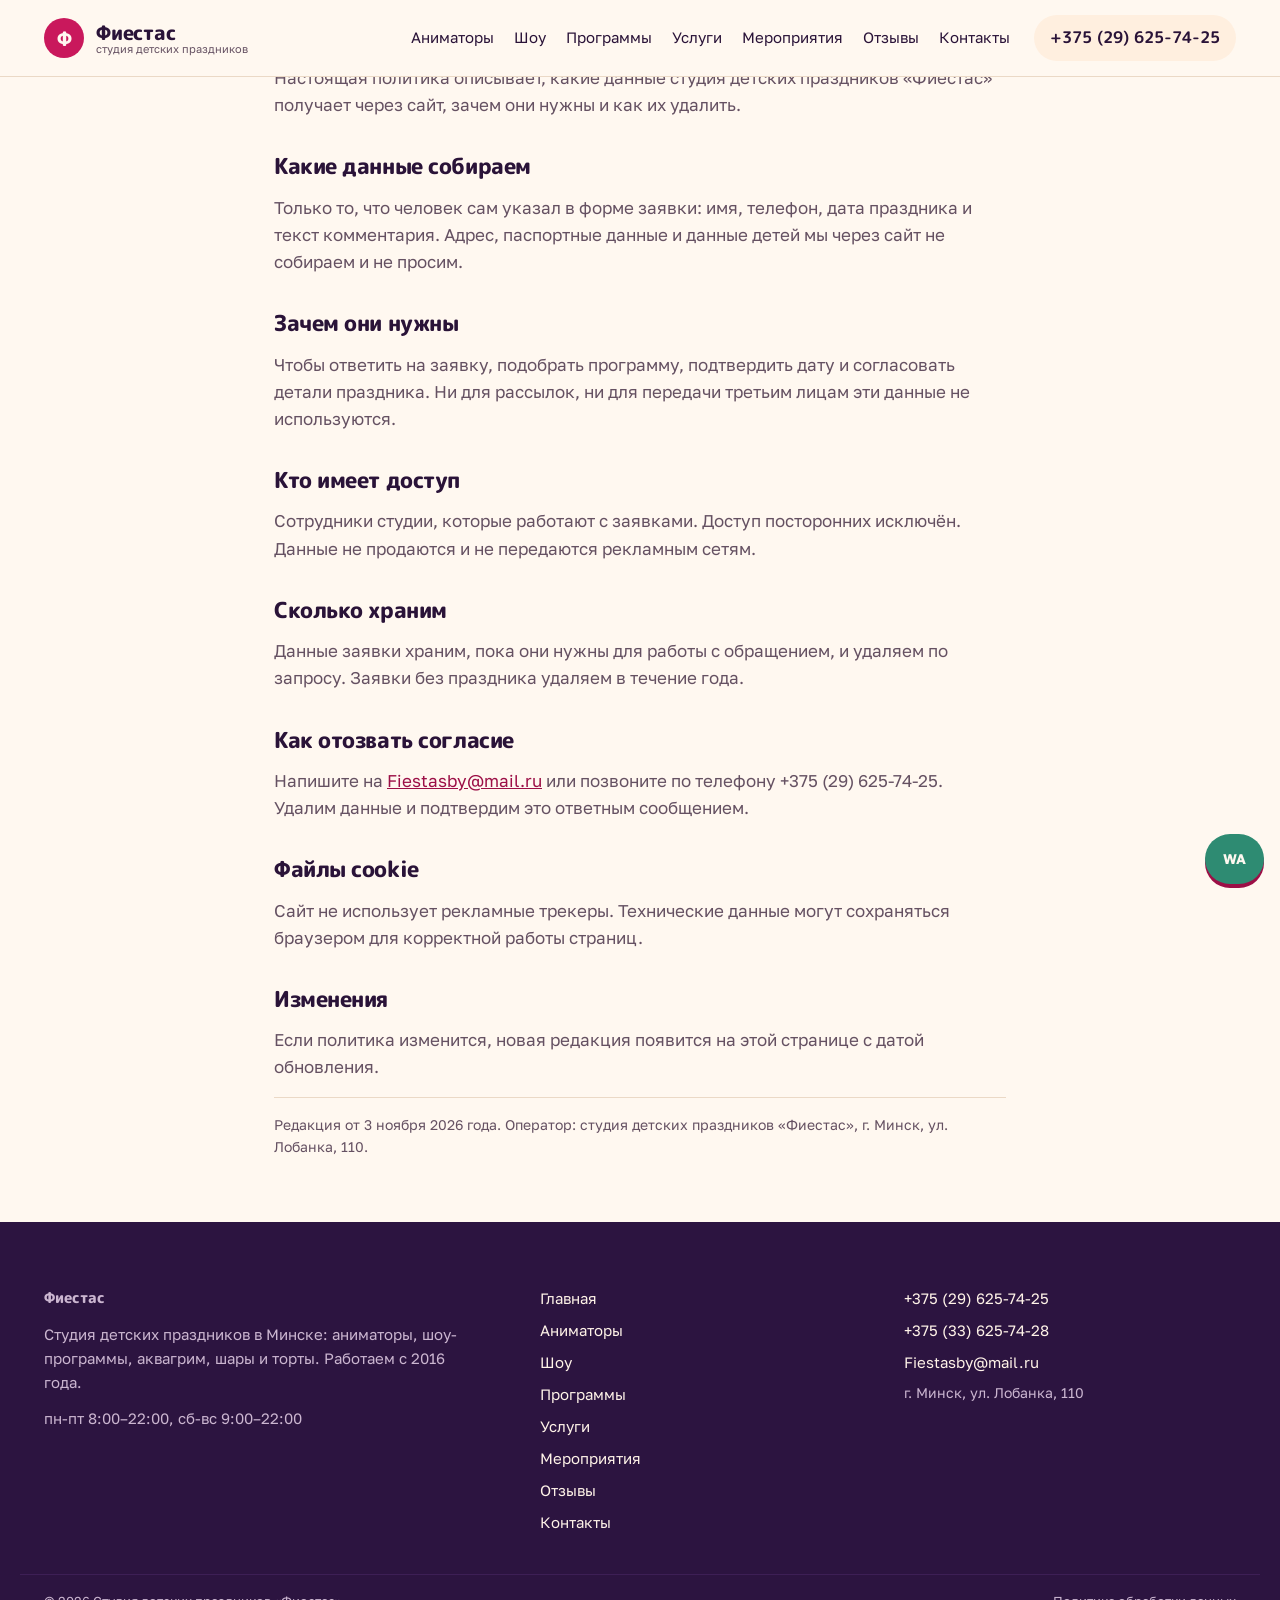
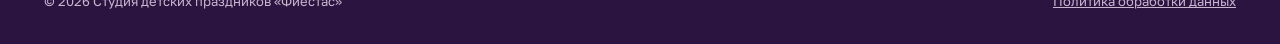
<file: politika.html>
<!doctype html>
<html lang="ru">
<head>
<meta charset="utf-8">
<meta name="viewport" content="width=device-width, initial-scale=1">
<title>Политика обработки персональных данных: Фиестас</title>
<meta name="description" content="Как студия детских праздников Фиестас обрабатывает данные заявок: какие сведения собираем, зачем, сколько храним и как отозвать согласие.">
<link rel="canonical" href="https://romjjjke.github.io/fiestas/politika.html">
<meta property="og:type" content="website">
<meta property="og:title" content="Политика обработки персональных данных: Фиестас">
<meta property="og:description" content="Как студия детских праздников Фиестас обрабатывает данные заявок: какие сведения собираем, зачем, сколько храним и как отозвать согласие.">
<meta property="og:url" content="https://romjjjke.github.io/fiestas/politika.html">
<meta property="og:image" content="https://romjjjke.github.io/fiestas/assets/img/hero.jpg">
<meta name="theme-color" content="#FFF8F0">
<link rel="icon" href="favicon.svg" type="image/svg+xml">
<link rel="preconnect" href="https://fonts.googleapis.com">
<link rel="preconnect" href="https://fonts.gstatic.com" crossorigin>
<link href="https://fonts.googleapis.com/css2?family=M+PLUS+Rounded+1c:wght@500;700;800&family=Golos+Text:wght@400;500;600&display=swap" rel="stylesheet">
<link href="assets/css/style.css" rel="stylesheet">
<script type="application/ld+json">
{"@context":"https://schema.org","@type":"LocalBusiness","name":"Студия детских праздников Фиестас","description":"Аниматоры, шоу-программы и оформление детских праздников в Минске","telephone":"+375296257425","email":"Fiestasby@mail.ru","url":"https://romjjjke.github.io/fiestas/","priceRange":"от 120 BYN","address":{"@type":"PostalAddress","streetAddress":"ул. Лобанка, 110","addressLocality":"Минск","postalCode":"220019","addressCountry":"BY"},"openingHours":["Mo-Fr 08:00-22:00","Sa-Su 09:00-22:00"]}
</script>
</head>
<body>
<a class="skip" href="#main">К содержанию</a>

<header class="site-head" id="header">
  <div class="wrap site-head__in">
    <a class="brand" href="index.html">
      <span class="brand__mark" aria-hidden="true">Ф</span>
      <span class="brand__text">Фиестас<small>студия детских праздников</small></span>
    </a>
    <nav class="nav" aria-label="Основная навигация">
      <a href="animatory.html">Аниматоры</a>
      <a href="shows.html">Шоу</a>
      <a href="programmy.html">Программы</a>
      <a href="uslugi.html">Услуги</a>
      <a href="meropriyatiya.html">Мероприятия</a>
      <a href="otzyvy.html">Отзывы</a>
      <a href="kontakty.html">Контакты</a>
    </nav>
    <a class="head-phone" href="tel:+375296257425">+375 (29) 625-74-25</a>
    <button class="burger" id="burger" aria-expanded="false" aria-controls="menu" aria-label="Открыть меню">
      <span></span><span></span><span></span>
    </button>
  </div>
</header>

<div class="menu" id="menu" hidden>
  <div class="menu__in">
    <nav class="menu__nav" aria-label="Меню">
    <a href="animatory.html">Аниматоры</a>
    <a href="shows.html">Шоу</a>
    <a href="programmy.html">Программы</a>
    <a href="uslugi.html">Услуги</a>
    <a href="meropriyatiya.html">Мероприятия</a>
    <a href="otzyvy.html">Отзывы</a>
    <a href="kontakty.html">Контакты</a>
    </nav>
    <div class="menu__foot">
      <a class="btn btn--pink" href="tel:+375296257425">Позвонить +375 (29) 625-74-25</a>
      <a class="btn btn--ghost" href="https://wa.me/375296257425">Написать в WhatsApp</a>
      <p class="menu__note">пн-пт 8:00–22:00, сб-вс 9:00–22:00<br>г. Минск, ул. Лобанка, 110</p>
    </div>
  </div>
</div>

<main id="main">

<section class="section">
  <div class="wrap legal">
    <p>Настоящая политика описывает, какие данные студия детских праздников «Фиестас» получает через сайт, зачем они нужны и как их удалить.</p>

    <h2>Какие данные собираем</h2>
    <p>Только то, что человек сам указал в форме заявки: имя, телефон, дата праздника и текст комментария. Адрес, паспортные данные и данные детей мы через сайт не собираем и не просим.</p>

    <h2>Зачем они нужны</h2>
    <p>Чтобы ответить на заявку, подобрать программу, подтвердить дату и согласовать детали праздника. Ни для рассылок, ни для передачи третьим лицам эти данные не используются.</p>

    <h2>Кто имеет доступ</h2>
    <p>Сотрудники студии, которые работают с заявками. Доступ посторонних исключён. Данные не продаются и не передаются рекламным сетям.</p>

    <h2>Сколько храним</h2>
    <p>Данные заявки храним, пока они нужны для работы с обращением, и удаляем по запросу. Заявки без праздника удаляем в течение года.</p>

    <h2>Как отозвать согласие</h2>
    <p>Напишите на <a href="mailto:Fiestasby@mail.ru">Fiestasby@mail.ru</a> или позвоните по телефону +375 (29) 625-74-25. Удалим данные и подтвердим это ответным сообщением.</p>

    <h2>Файлы cookie</h2>
    <p>Сайт не использует рекламные трекеры. Технические данные могут сохраняться браузером для корректной работы страниц.</p>

    <h2>Изменения</h2>
    <p>Если политика изменится, новая редакция появится на этой странице с датой обновления.</p>

    <p class="legal__meta">Редакция от 3 ноября 2026 года. Оператор: студия детских праздников «Фиестас», г. Минск, ул. Лобанка, 110.</p>
  </div>
</section>
</main>

<footer class="foot">
  <div class="wrap foot__in">
    <div class="foot__brand">
      <p class="foot__name">Фиестас</p>
      <p>Студия детских праздников в Минске: аниматоры, шоу-программы, аквагрим, шары и торты. Работаем с 2016 года.</p>
      <p class="foot__hours">пн-пт 8:00–22:00, сб-вс 9:00–22:00</p>
    </div>
    <nav class="foot__nav" aria-label="Разделы">
      <a href="index.html">Главная</a>
      <a href="animatory.html">Аниматоры</a>
      <a href="shows.html">Шоу</a>
      <a href="programmy.html">Программы</a>
      <a href="uslugi.html">Услуги</a>
      <a href="meropriyatiya.html">Мероприятия</a>
      <a href="otzyvy.html">Отзывы</a>
      <a href="kontakty.html">Контакты</a>
    </nav>
    <div class="foot__contact">
      <a href="tel:+375296257425">+375 (29) 625-74-25</a>
      <a href="tel:+375336257428">+375 (33) 625-74-28</a>
      <a href="mailto:Fiestasby@mail.ru">Fiestasby@mail.ru</a>
      <p>г. Минск, ул. Лобанка, 110</p>
    </div>
  </div>
  <div class="wrap foot__bottom">
    <p>© <span id="year">2026</span> Студия детских праздников «Фиестас»</p>
    <a href="politika.html">Политика обработки данных</a>
  </div>
</footer>

<a class="fab" href="https://wa.me/375296257425" aria-label="Написать в WhatsApp">WA</a>
<script src="assets/js/main.js" defer></script>
</body>
</html>
</file>
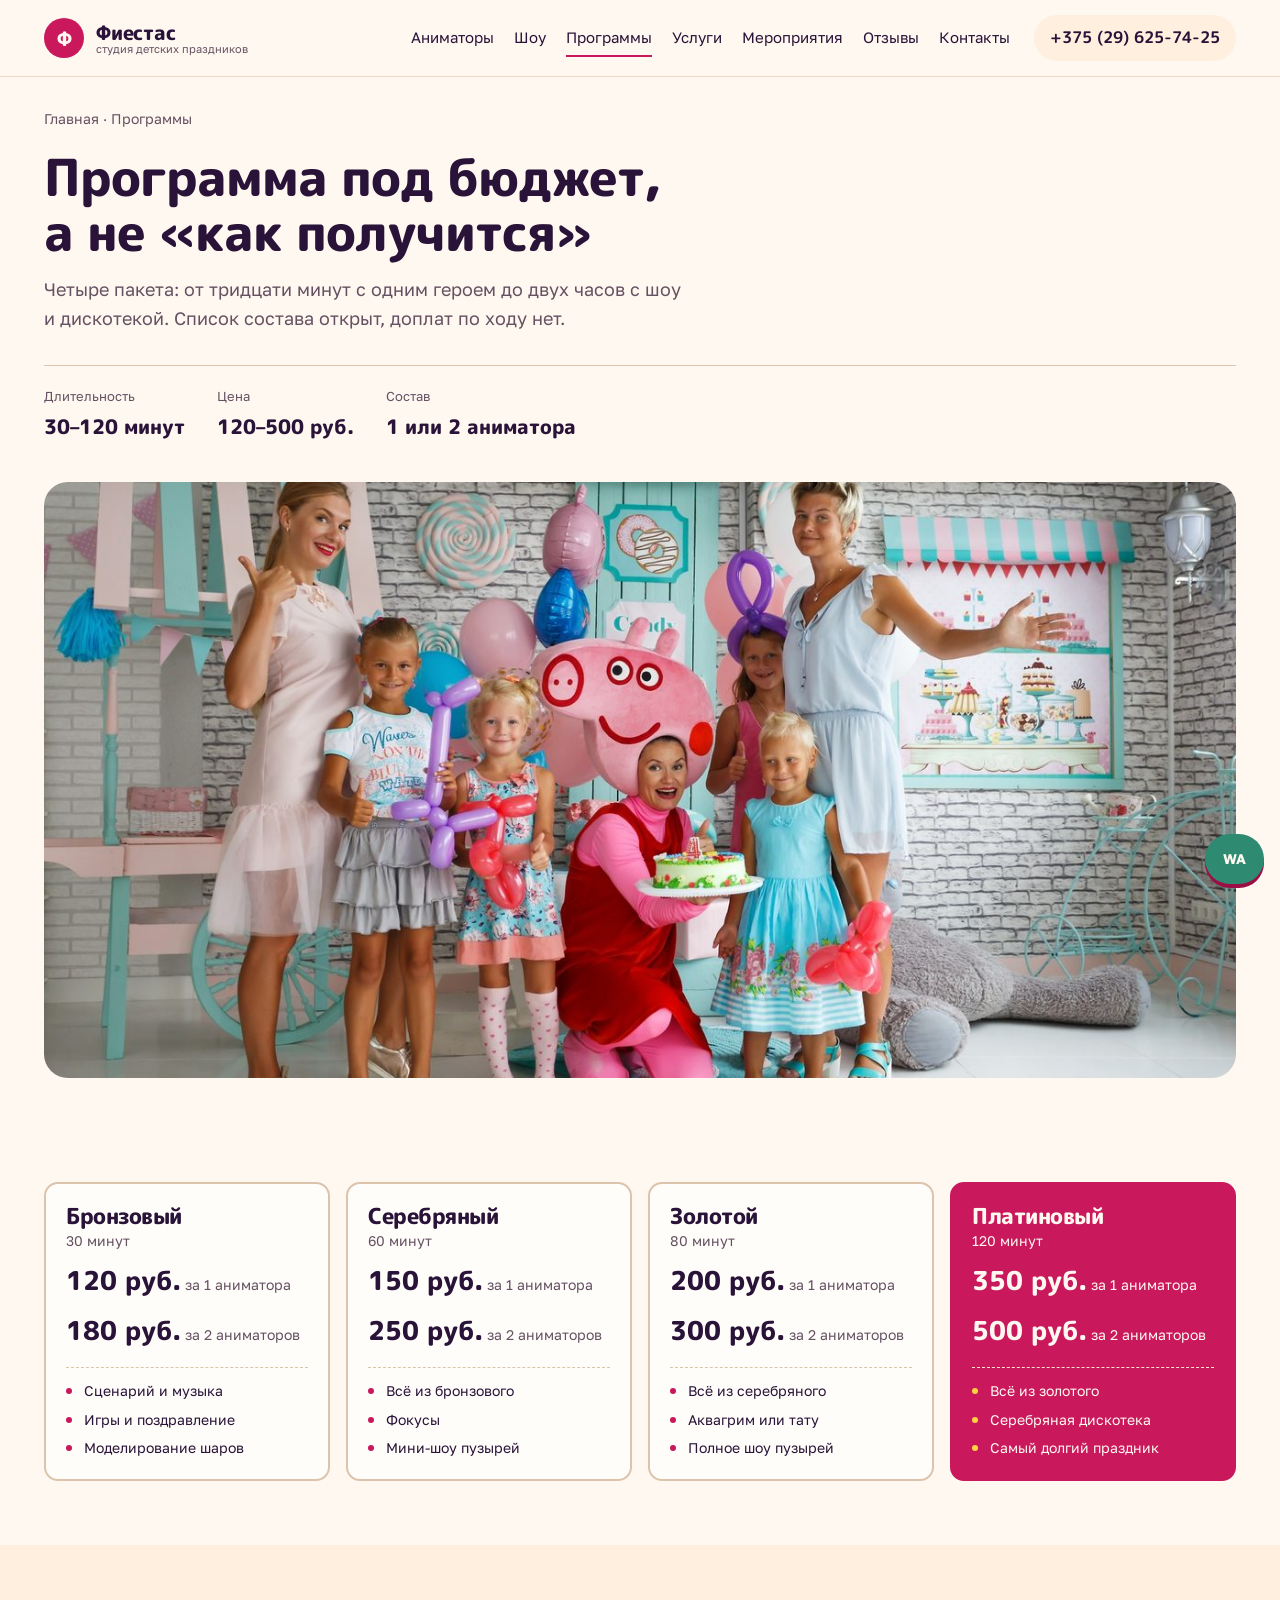
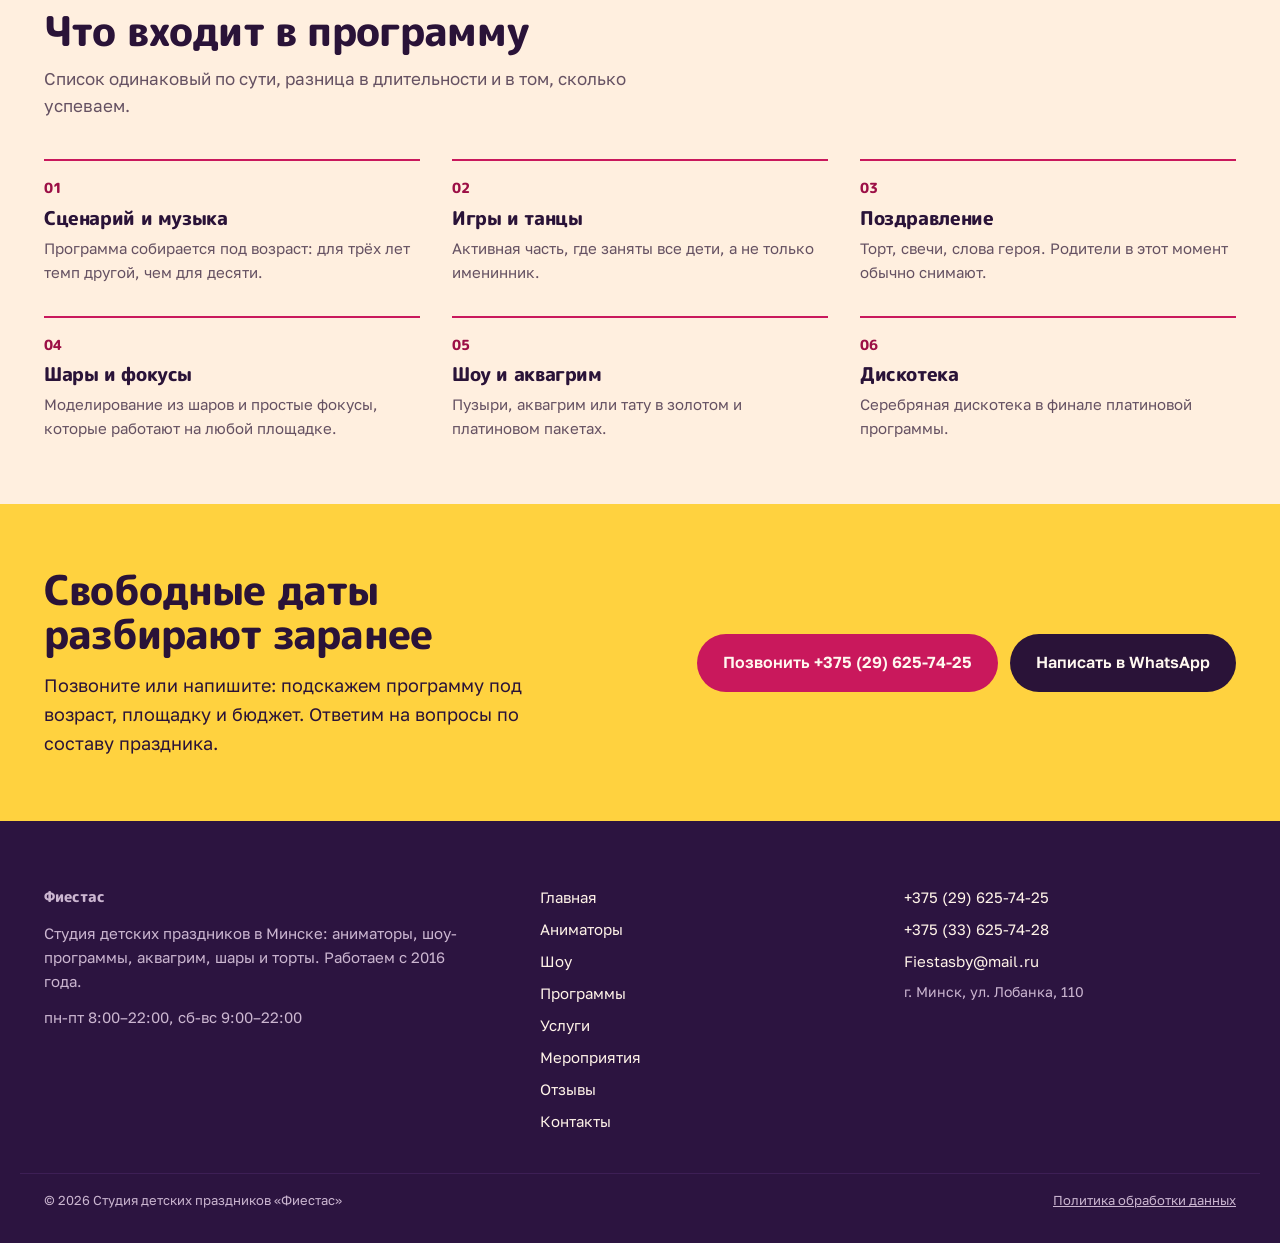
<file: programmy.html>
<!doctype html>
<html lang="ru">
<head>
<meta charset="utf-8">
<meta name="viewport" content="width=device-width, initial-scale=1">
<title>Программы детского праздника: бронза, серебро, золото, платина</title>
<meta name="description" content="Четыре программы детского праздника в Минске от 120 до 500 руб.: состав, длительность и что успеваем за это время.">
<link rel="canonical" href="https://romjjjke.github.io/fiestas/programmy.html">
<meta property="og:type" content="website">
<meta property="og:title" content="Программы детского праздника: бронза, серебро, золото, платина">
<meta property="og:description" content="Четыре программы детского праздника в Минске от 120 до 500 руб.: состав, длительность и что успеваем за это время.">
<meta property="og:url" content="https://romjjjke.github.io/fiestas/programmy.html">
<meta property="og:image" content="https://romjjjke.github.io/fiestas/assets/img/hero.jpg">
<meta name="theme-color" content="#FFF8F0">
<link rel="icon" href="favicon.svg" type="image/svg+xml">
<link rel="preconnect" href="https://fonts.googleapis.com">
<link rel="preconnect" href="https://fonts.gstatic.com" crossorigin>
<link href="https://fonts.googleapis.com/css2?family=M+PLUS+Rounded+1c:wght@500;700;800&family=Golos+Text:wght@400;500;600&display=swap" rel="stylesheet">
<link href="assets/css/style.css" rel="stylesheet">
<script type="application/ld+json">
{"@context":"https://schema.org","@type":"LocalBusiness","name":"Студия детских праздников Фиестас","description":"Аниматоры, шоу-программы и оформление детских праздников в Минске","telephone":"+375296257425","email":"Fiestasby@mail.ru","url":"https://romjjjke.github.io/fiestas/","priceRange":"от 120 BYN","address":{"@type":"PostalAddress","streetAddress":"ул. Лобанка, 110","addressLocality":"Минск","postalCode":"220019","addressCountry":"BY"},"openingHours":["Mo-Fr 08:00-22:00","Sa-Su 09:00-22:00"]}
</script>
</head>
<body>
<a class="skip" href="#main">К содержанию</a>

<header class="site-head" id="header">
  <div class="wrap site-head__in">
    <a class="brand" href="index.html">
      <span class="brand__mark" aria-hidden="true">Ф</span>
      <span class="brand__text">Фиестас<small>студия детских праздников</small></span>
    </a>
    <nav class="nav" aria-label="Основная навигация">
      <a href="animatory.html">Аниматоры</a>
      <a href="shows.html">Шоу</a>
      <a href="programmy.html" aria-current="page">Программы</a>
      <a href="uslugi.html">Услуги</a>
      <a href="meropriyatiya.html">Мероприятия</a>
      <a href="otzyvy.html">Отзывы</a>
      <a href="kontakty.html">Контакты</a>
    </nav>
    <a class="head-phone" href="tel:+375296257425">+375 (29) 625-74-25</a>
    <button class="burger" id="burger" aria-expanded="false" aria-controls="menu" aria-label="Открыть меню">
      <span></span><span></span><span></span>
    </button>
  </div>
</header>

<div class="menu" id="menu" hidden>
  <div class="menu__in">
    <nav class="menu__nav" aria-label="Меню">
    <a href="animatory.html">Аниматоры</a>
    <a href="shows.html">Шоу</a>
    <a href="programmy.html" aria-current="page">Программы</a>
    <a href="uslugi.html">Услуги</a>
    <a href="meropriyatiya.html">Мероприятия</a>
    <a href="otzyvy.html">Отзывы</a>
    <a href="kontakty.html">Контакты</a>
    </nav>
    <div class="menu__foot">
      <a class="btn btn--pink" href="tel:+375296257425">Позвонить +375 (29) 625-74-25</a>
      <a class="btn btn--ghost" href="https://wa.me/375296257425">Написать в WhatsApp</a>
      <p class="menu__note">пн-пт 8:00–22:00, сб-вс 9:00–22:00<br>г. Минск, ул. Лобанка, 110</p>
    </div>
  </div>
</div>

<main id="main">

<section class="page-head">
  <div class="wrap">
    <nav class="crumbs" aria-label="Хлебные крошки"><a href="index.html">Главная</a> · <span>Программы</span></nav>
    <h1 class="page-head__title">Программа под бюджет, а не «как получится»</h1>
    <p class="page-head__lede">Четыре пакета: от тридцати минут с одним героем до двух часов с шоу и дискотекой. Список состава открыт, доплат по ходу нет.</p>
    <dl class="facts"><div><dt>Длительность</dt><dd>30–120 минут</dd></div><div><dt>Цена</dt><dd>120–500 руб.</dd></div><div><dt>Состав</dt><dd>1 или 2 аниматора</dd></div></dl>
  </div>
  <div class="wrap"><figure class="page-head__media"><img src="assets/img/birthday.jpg" alt="Дети на празднике" width="1400" height="875" fetchpriority="high" decoding="async"></figure></div>
</section>

<section class="section">
  <div class="wrap">
    <div class="tickets">
      <article class="ticket">
        <div class="ticket__top">
          <h3 class="ticket__name">Бронзовый</h3>
          <p class="ticket__time">30 минут</p>
        </div>
        <p class="ticket__price"><b>120 руб.</b> за 1 аниматора</p>
        <p class="ticket__price ticket__price--two"><b>180 руб.</b> за 2 аниматоров</p>
        <ul class="ticket__list"><li>Сценарий и музыка</li><li>Игры и поздравление</li><li>Моделирование шаров</li></ul>
      </article>
      <article class="ticket">
        <div class="ticket__top">
          <h3 class="ticket__name">Серебряный</h3>
          <p class="ticket__time">60 минут</p>
        </div>
        <p class="ticket__price"><b>150 руб.</b> за 1 аниматора</p>
        <p class="ticket__price ticket__price--two"><b>250 руб.</b> за 2 аниматоров</p>
        <ul class="ticket__list"><li>Всё из бронзового</li><li>Фокусы</li><li>Мини-шоу пузырей</li></ul>
      </article>
      <article class="ticket">
        <div class="ticket__top">
          <h3 class="ticket__name">Золотой</h3>
          <p class="ticket__time">80 минут</p>
        </div>
        <p class="ticket__price"><b>200 руб.</b> за 1 аниматора</p>
        <p class="ticket__price ticket__price--two"><b>300 руб.</b> за 2 аниматоров</p>
        <ul class="ticket__list"><li>Всё из серебряного</li><li>Аквагрим или тату</li><li>Полное шоу пузырей</li></ul>
      </article>
      <article class="ticket ticket--best">
        <div class="ticket__top">
          <h3 class="ticket__name">Платиновый</h3>
          <p class="ticket__time">120 минут</p>
        </div>
        <p class="ticket__price"><b>350 руб.</b> за 1 аниматора</p>
        <p class="ticket__price ticket__price--two"><b>500 руб.</b> за 2 аниматоров</p>
        <ul class="ticket__list"><li>Всё из золотого</li><li>Серебряная дискотека</li><li>Самый долгий праздник</li></ul>
      </article></div>
  </div>
</section>

<section class="section section--cream">
  <div class="wrap">
    <header class="head">
      <h2 class="h2">Что входит в программу</h2>
      <p class="head__note">Список одинаковый по сути, разница в длительности и в том, сколько успеваем.</p>
    </header>
    <ol class="steps">
      <li><h3>Сценарий и музыка</h3><p>Программа собирается под возраст: для трёх лет темп другой, чем для десяти.</p></li>
      <li><h3>Игры и танцы</h3><p>Активная часть, где заняты все дети, а не только именинник.</p></li>
      <li><h3>Поздравление</h3><p>Торт, свечи, слова героя. Родители в этот момент обычно снимают.</p></li>
      <li><h3>Шары и фокусы</h3><p>Моделирование из шаров и простые фокусы, которые работают на любой площадке.</p></li>
      <li><h3>Шоу и аквагрим</h3><p>Пузыри, аквагрим или тату в золотом и платиновом пакетах.</p></li>
      <li><h3>Дискотека</h3><p>Серебряная дискотека в финале платиновой программы.</p></li>
    </ol>
  </div>
</section>
<section class="section cta">
  <div class="wrap cta__in">
    <div>
      <h2 class="h2">Свободные даты разбирают заранее</h2>
      <p class="lead">Позвоните или напишите: подскажем программу под возраст, площадку и бюджет. Ответим на вопросы по составу праздника.</p>
    </div>
    <div class="cta__actions">
      <a class="btn btn--pink" href="tel:+375296257425">Позвонить +375 (29) 625-74-25</a>
      <a class="btn btn--dark" href="https://wa.me/375296257425">Написать в WhatsApp</a>
    </div>
  </div>
</section>

</main>

<footer class="foot">
  <div class="wrap foot__in">
    <div class="foot__brand">
      <p class="foot__name">Фиестас</p>
      <p>Студия детских праздников в Минске: аниматоры, шоу-программы, аквагрим, шары и торты. Работаем с 2016 года.</p>
      <p class="foot__hours">пн-пт 8:00–22:00, сб-вс 9:00–22:00</p>
    </div>
    <nav class="foot__nav" aria-label="Разделы">
      <a href="index.html">Главная</a>
      <a href="animatory.html">Аниматоры</a>
      <a href="shows.html">Шоу</a>
      <a href="programmy.html">Программы</a>
      <a href="uslugi.html">Услуги</a>
      <a href="meropriyatiya.html">Мероприятия</a>
      <a href="otzyvy.html">Отзывы</a>
      <a href="kontakty.html">Контакты</a>
    </nav>
    <div class="foot__contact">
      <a href="tel:+375296257425">+375 (29) 625-74-25</a>
      <a href="tel:+375336257428">+375 (33) 625-74-28</a>
      <a href="mailto:Fiestasby@mail.ru">Fiestasby@mail.ru</a>
      <p>г. Минск, ул. Лобанка, 110</p>
    </div>
  </div>
  <div class="wrap foot__bottom">
    <p>© <span id="year">2026</span> Студия детских праздников «Фиестас»</p>
    <a href="politika.html">Политика обработки данных</a>
  </div>
</footer>

<a class="fab" href="https://wa.me/375296257425" aria-label="Написать в WhatsApp">WA</a>
<script src="assets/js/main.js" defer></script>
</body>
</html>
</file>
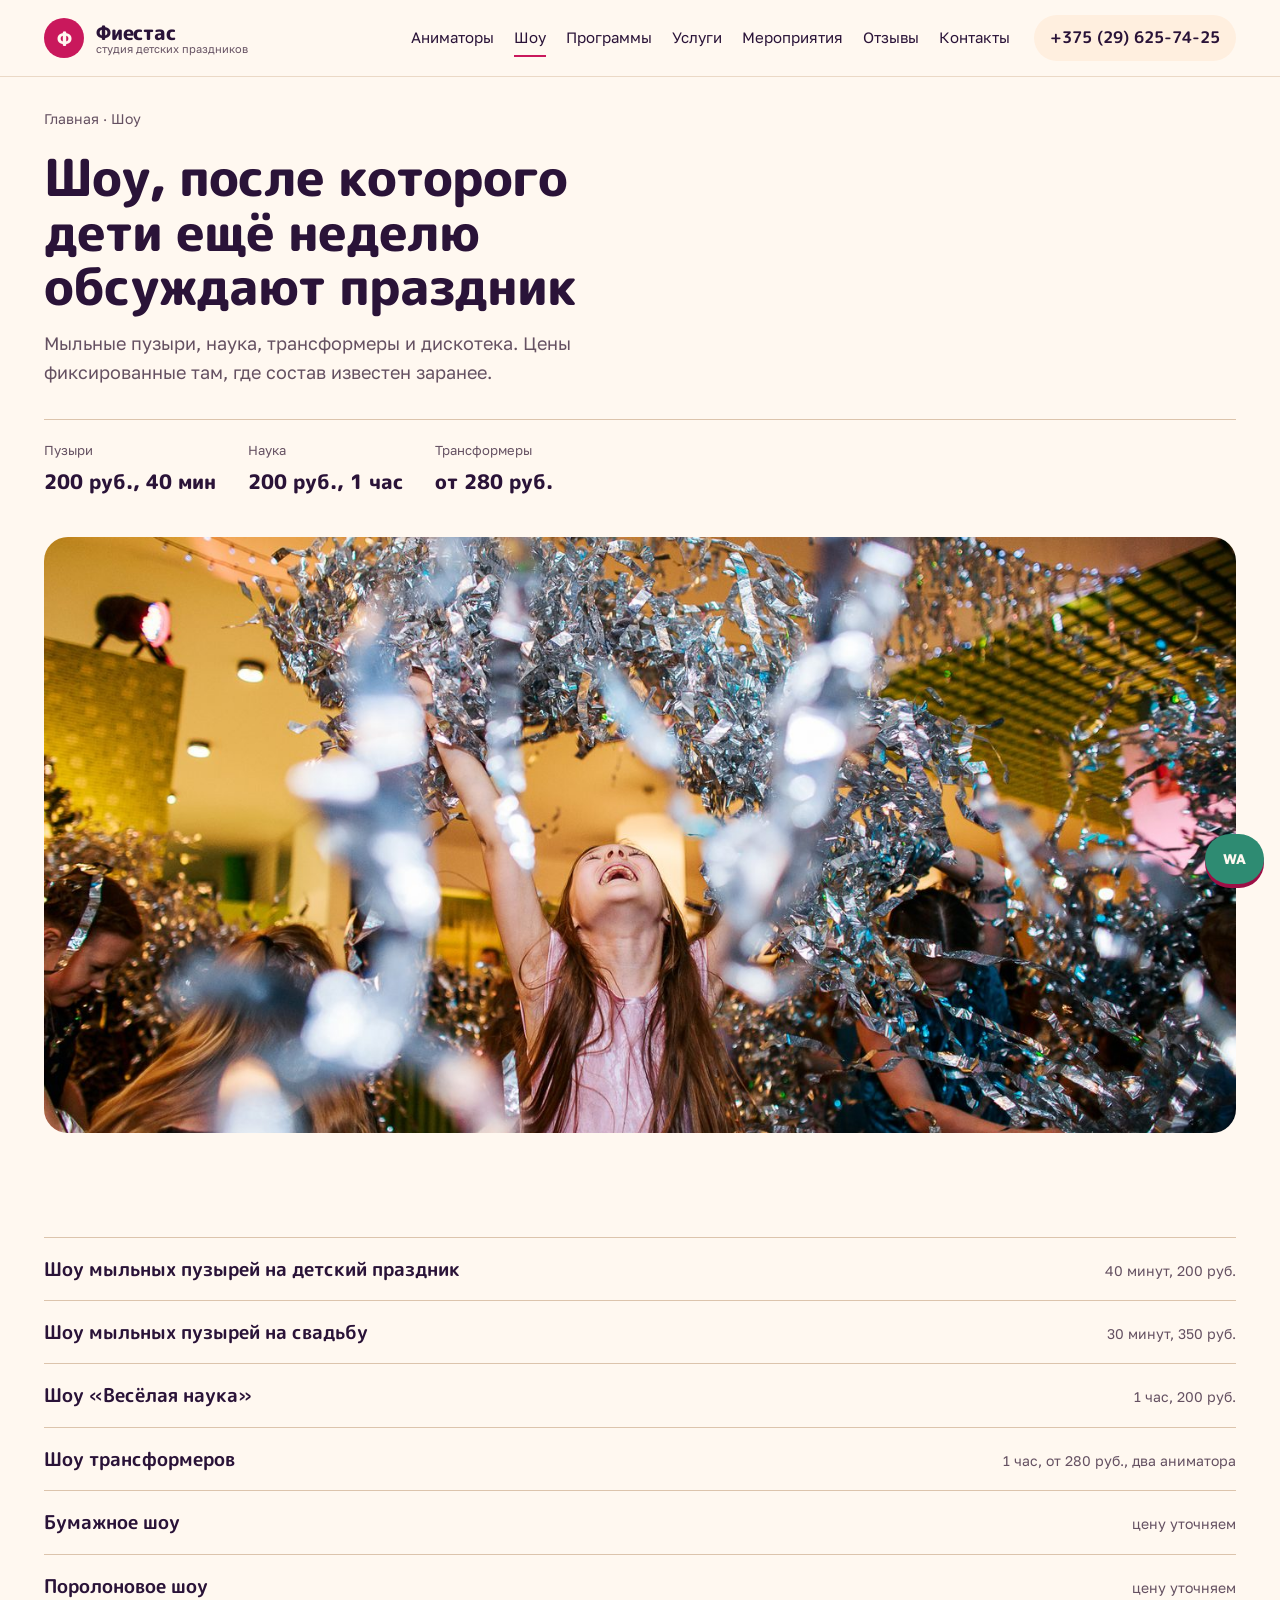
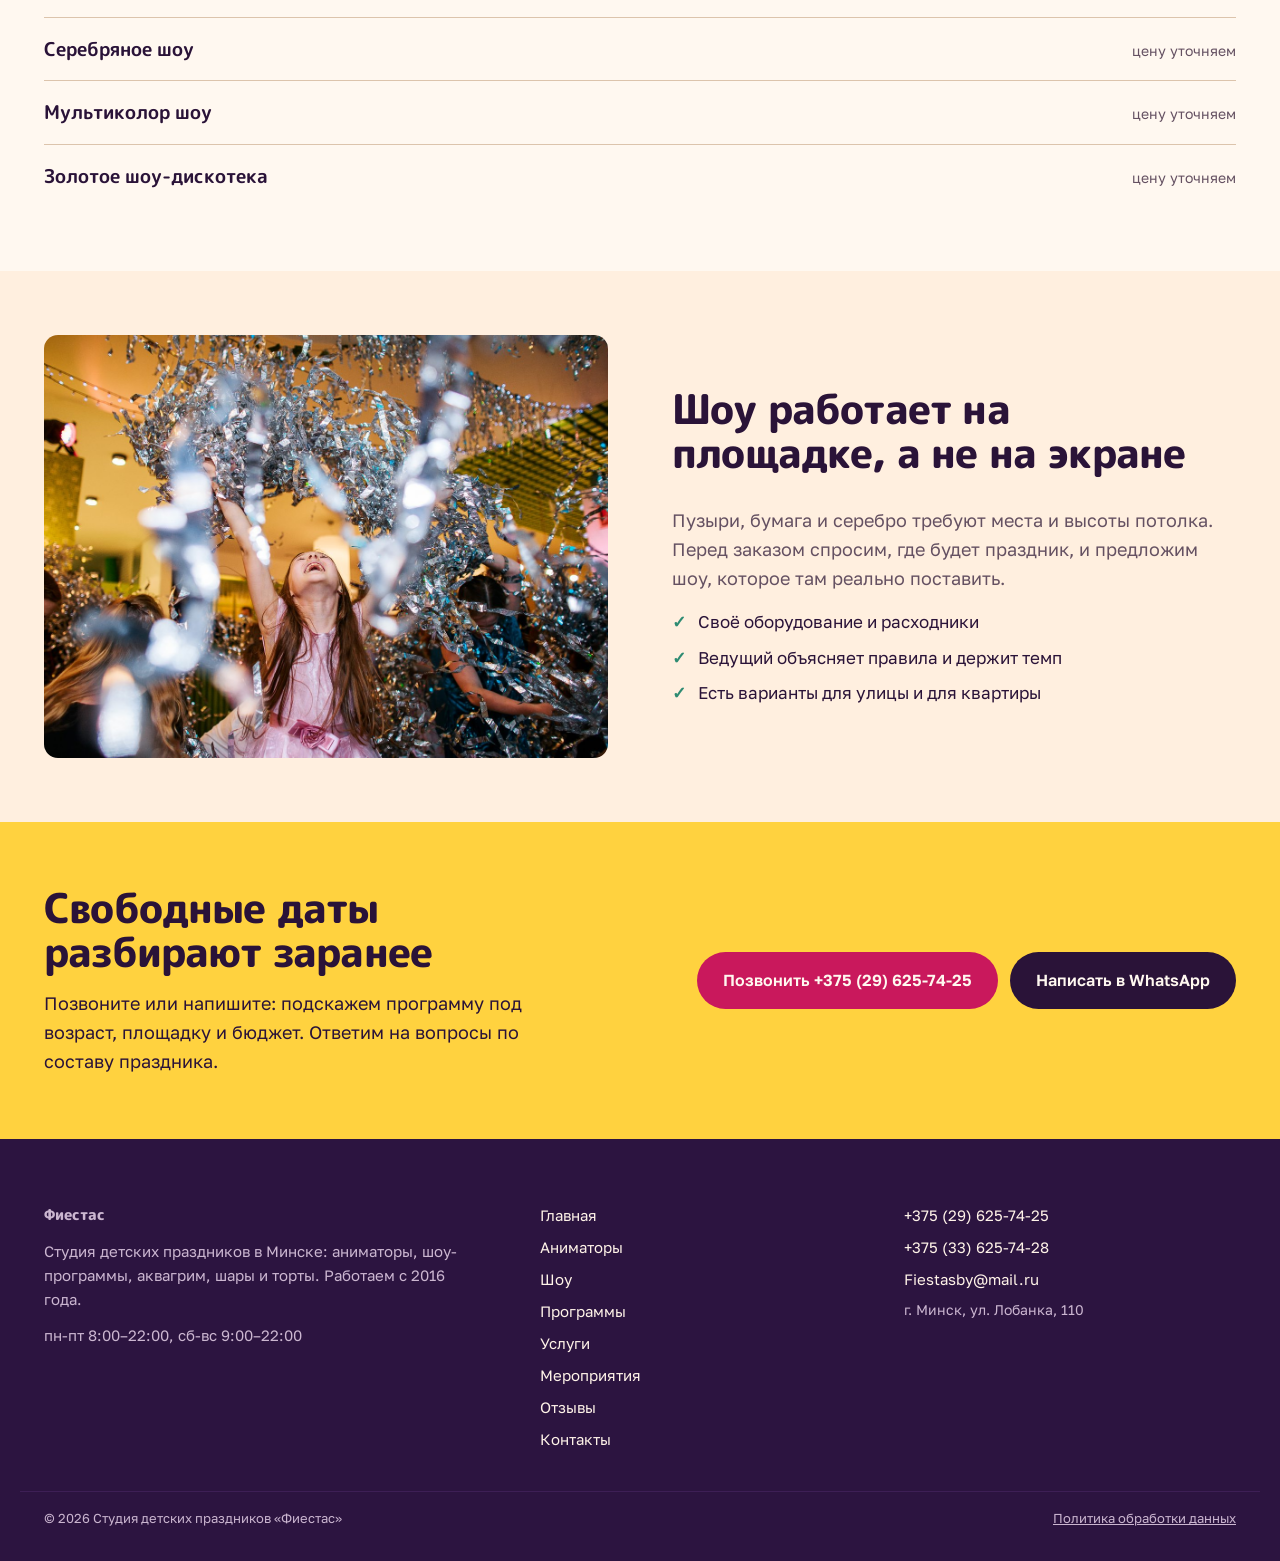
<file: shows.html>
<!doctype html>
<html lang="ru">
<head>
<meta charset="utf-8">
<meta name="viewport" content="width=device-width, initial-scale=1">
<title>Шоу-программы на детский праздник в Минске: пузыри, наука, трансформеры</title>
<meta name="description" content="Шоу мыльных пузырей, весёлая наука, трансформеры, бумажное и серебряное шоу на детский праздник в Минске. Цены и длительность.">
<link rel="canonical" href="https://romjjjke.github.io/fiestas/shows.html">
<meta property="og:type" content="website">
<meta property="og:title" content="Шоу-программы на детский праздник в Минске: пузыри, наука, трансформеры">
<meta property="og:description" content="Шоу мыльных пузырей, весёлая наука, трансформеры, бумажное и серебряное шоу на детский праздник в Минске. Цены и длительность.">
<meta property="og:url" content="https://romjjjke.github.io/fiestas/shows.html">
<meta property="og:image" content="https://romjjjke.github.io/fiestas/assets/img/hero.jpg">
<meta name="theme-color" content="#FFF8F0">
<link rel="icon" href="favicon.svg" type="image/svg+xml">
<link rel="preconnect" href="https://fonts.googleapis.com">
<link rel="preconnect" href="https://fonts.gstatic.com" crossorigin>
<link href="https://fonts.googleapis.com/css2?family=M+PLUS+Rounded+1c:wght@500;700;800&family=Golos+Text:wght@400;500;600&display=swap" rel="stylesheet">
<link href="assets/css/style.css" rel="stylesheet">
<script type="application/ld+json">
{"@context":"https://schema.org","@type":"LocalBusiness","name":"Студия детских праздников Фиестас","description":"Аниматоры, шоу-программы и оформление детских праздников в Минске","telephone":"+375296257425","email":"Fiestasby@mail.ru","url":"https://romjjjke.github.io/fiestas/","priceRange":"от 120 BYN","address":{"@type":"PostalAddress","streetAddress":"ул. Лобанка, 110","addressLocality":"Минск","postalCode":"220019","addressCountry":"BY"},"openingHours":["Mo-Fr 08:00-22:00","Sa-Su 09:00-22:00"]}
</script>
</head>
<body>
<a class="skip" href="#main">К содержанию</a>

<header class="site-head" id="header">
  <div class="wrap site-head__in">
    <a class="brand" href="index.html">
      <span class="brand__mark" aria-hidden="true">Ф</span>
      <span class="brand__text">Фиестас<small>студия детских праздников</small></span>
    </a>
    <nav class="nav" aria-label="Основная навигация">
      <a href="animatory.html">Аниматоры</a>
      <a href="shows.html" aria-current="page">Шоу</a>
      <a href="programmy.html">Программы</a>
      <a href="uslugi.html">Услуги</a>
      <a href="meropriyatiya.html">Мероприятия</a>
      <a href="otzyvy.html">Отзывы</a>
      <a href="kontakty.html">Контакты</a>
    </nav>
    <a class="head-phone" href="tel:+375296257425">+375 (29) 625-74-25</a>
    <button class="burger" id="burger" aria-expanded="false" aria-controls="menu" aria-label="Открыть меню">
      <span></span><span></span><span></span>
    </button>
  </div>
</header>

<div class="menu" id="menu" hidden>
  <div class="menu__in">
    <nav class="menu__nav" aria-label="Меню">
    <a href="animatory.html">Аниматоры</a>
    <a href="shows.html" aria-current="page">Шоу</a>
    <a href="programmy.html">Программы</a>
    <a href="uslugi.html">Услуги</a>
    <a href="meropriyatiya.html">Мероприятия</a>
    <a href="otzyvy.html">Отзывы</a>
    <a href="kontakty.html">Контакты</a>
    </nav>
    <div class="menu__foot">
      <a class="btn btn--pink" href="tel:+375296257425">Позвонить +375 (29) 625-74-25</a>
      <a class="btn btn--ghost" href="https://wa.me/375296257425">Написать в WhatsApp</a>
      <p class="menu__note">пн-пт 8:00–22:00, сб-вс 9:00–22:00<br>г. Минск, ул. Лобанка, 110</p>
    </div>
  </div>
</div>

<main id="main">

<section class="page-head">
  <div class="wrap">
    <nav class="crumbs" aria-label="Хлебные крошки"><a href="index.html">Главная</a> · <span>Шоу</span></nav>
    <h1 class="page-head__title">Шоу, после которого дети ещё неделю обсуждают праздник</h1>
    <p class="page-head__lede">Мыльные пузыри, наука, трансформеры и дискотека. Цены фиксированные там, где состав известен заранее.</p>
    <dl class="facts"><div><dt>Пузыри</dt><dd>200 руб., 40 мин</dd></div><div><dt>Наука</dt><dd>200 руб., 1 час</dd></div><div><dt>Трансформеры</dt><dd>от 280 руб.</dd></div></dl>
  </div>
  <div class="wrap"><figure class="page-head__media"><img src="assets/img/silver-show.jpg" alt="Серебряное шоу на празднике" width="1400" height="875" fetchpriority="high" decoding="async"></figure></div>
</section>

<section class="section">
  <div class="wrap">
    <ul class="showlist showlist--big">
      <li><a href="kontakty.html"><span class="showlist__name">Шоу мыльных пузырей на детский праздник</span><span class="showlist__meta">40 минут, 200 руб.</span></a></li>
      <li><a href="kontakty.html"><span class="showlist__name">Шоу мыльных пузырей на свадьбу</span><span class="showlist__meta">30 минут, 350 руб.</span></a></li>
      <li><a href="kontakty.html"><span class="showlist__name">Шоу «Весёлая наука»</span><span class="showlist__meta">1 час, 200 руб.</span></a></li>
      <li><a href="kontakty.html"><span class="showlist__name">Шоу трансформеров</span><span class="showlist__meta">1 час, от 280 руб., два аниматора</span></a></li>
      <li><a href="kontakty.html"><span class="showlist__name">Бумажное шоу</span><span class="showlist__meta">цену уточняем</span></a></li>
      <li><a href="kontakty.html"><span class="showlist__name">Поролоновое шоу</span><span class="showlist__meta">цену уточняем</span></a></li>
      <li><a href="kontakty.html"><span class="showlist__name">Серебряное шоу</span><span class="showlist__meta">цену уточняем</span></a></li>
      <li><a href="kontakty.html"><span class="showlist__name">Мультиколор шоу</span><span class="showlist__meta">цену уточняем</span></a></li>
      <li><a href="kontakty.html"><span class="showlist__name">Золотое шоу-дискотека</span><span class="showlist__meta">цену уточняем</span></a></li>
    </ul>
  </div>
</section>

<section class="section section--cream">
  <div class="wrap splits">
    <figure class="splits__media"><img src="assets/img/silver-show.jpg" alt="Серебряное шоу: блёстки в воздухе" width="1400" height="933" loading="lazy" decoding="async"></figure>
    <div class="splits__text">
      <h2 class="h2">Шоу работает на площадке, а не на экране</h2>
      <p class="lead">Пузыри, бумага и серебро требуют места и высоты потолка. Перед заказом спросим, где будет праздник, и предложим шоу, которое там реально поставить.</p>
      <ul class="ticks">
        <li>Своё оборудование и расходники</li>
        <li>Ведущий объясняет правила и держит темп</li>
        <li>Есть варианты для улицы и для квартиры</li>
      </ul>
    </div>
  </div>
</section>
<section class="section cta">
  <div class="wrap cta__in">
    <div>
      <h2 class="h2">Свободные даты разбирают заранее</h2>
      <p class="lead">Позвоните или напишите: подскажем программу под возраст, площадку и бюджет. Ответим на вопросы по составу праздника.</p>
    </div>
    <div class="cta__actions">
      <a class="btn btn--pink" href="tel:+375296257425">Позвонить +375 (29) 625-74-25</a>
      <a class="btn btn--dark" href="https://wa.me/375296257425">Написать в WhatsApp</a>
    </div>
  </div>
</section>

</main>

<footer class="foot">
  <div class="wrap foot__in">
    <div class="foot__brand">
      <p class="foot__name">Фиестас</p>
      <p>Студия детских праздников в Минске: аниматоры, шоу-программы, аквагрим, шары и торты. Работаем с 2016 года.</p>
      <p class="foot__hours">пн-пт 8:00–22:00, сб-вс 9:00–22:00</p>
    </div>
    <nav class="foot__nav" aria-label="Разделы">
      <a href="index.html">Главная</a>
      <a href="animatory.html">Аниматоры</a>
      <a href="shows.html">Шоу</a>
      <a href="programmy.html">Программы</a>
      <a href="uslugi.html">Услуги</a>
      <a href="meropriyatiya.html">Мероприятия</a>
      <a href="otzyvy.html">Отзывы</a>
      <a href="kontakty.html">Контакты</a>
    </nav>
    <div class="foot__contact">
      <a href="tel:+375296257425">+375 (29) 625-74-25</a>
      <a href="tel:+375336257428">+375 (33) 625-74-28</a>
      <a href="mailto:Fiestasby@mail.ru">Fiestasby@mail.ru</a>
      <p>г. Минск, ул. Лобанка, 110</p>
    </div>
  </div>
  <div class="wrap foot__bottom">
    <p>© <span id="year">2026</span> Студия детских праздников «Фиестас»</p>
    <a href="politika.html">Политика обработки данных</a>
  </div>
</footer>

<a class="fab" href="https://wa.me/375296257425" aria-label="Написать в WhatsApp">WA</a>
<script src="assets/js/main.js" defer></script>
</body>
</html>
</file>
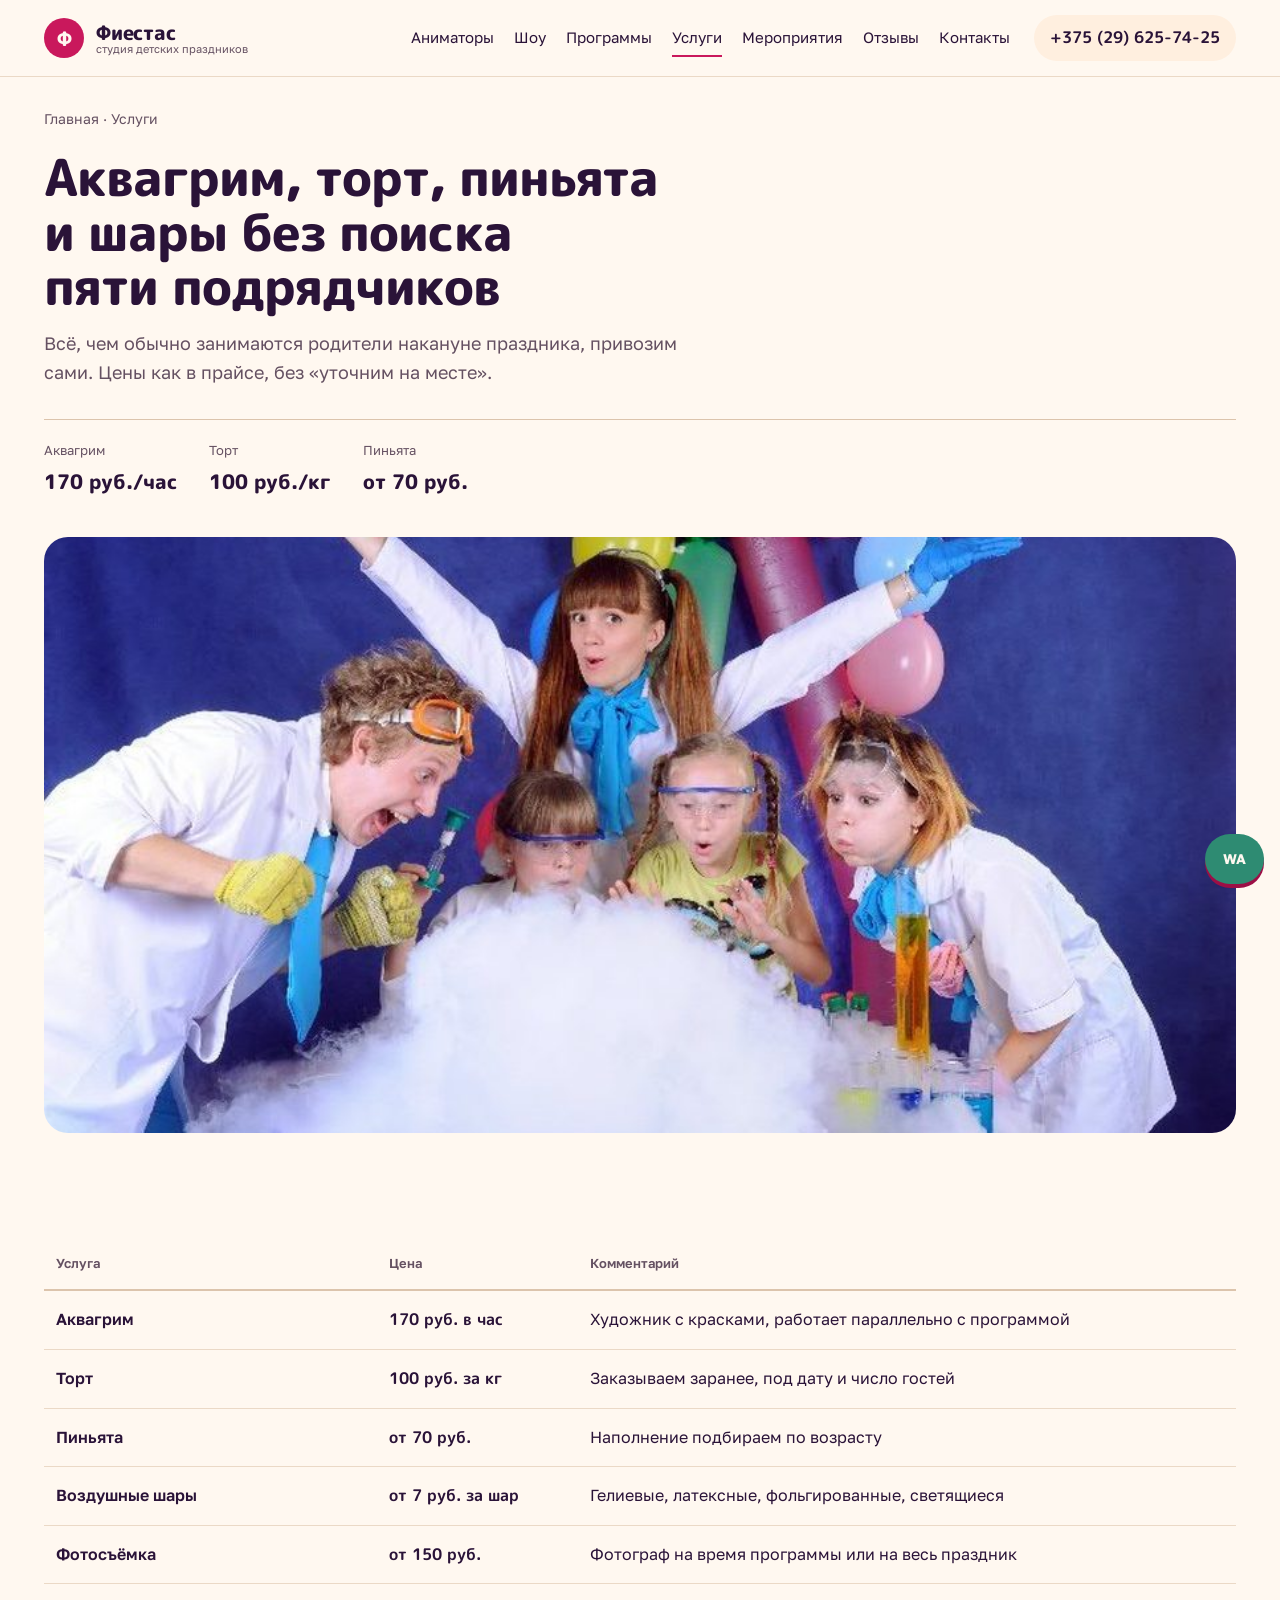
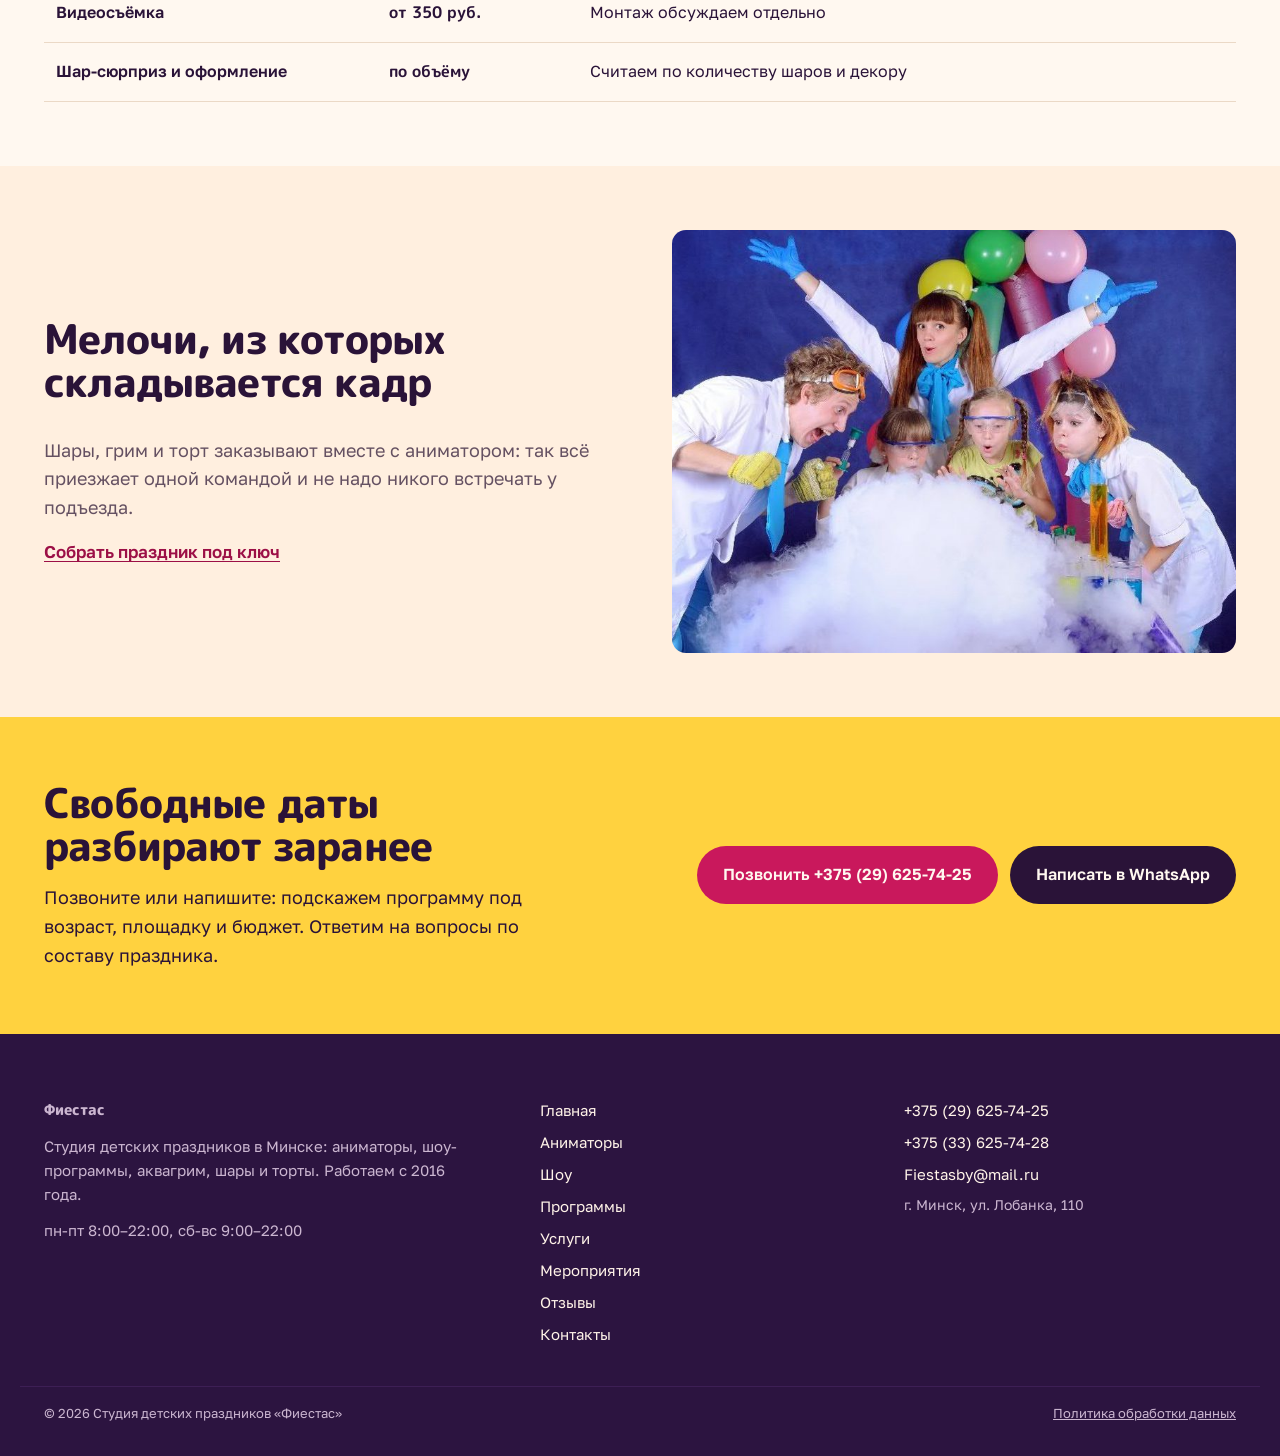
<file: uslugi.html>
<!doctype html>
<html lang="ru">
<head>
<meta charset="utf-8">
<meta name="viewport" content="width=device-width, initial-scale=1">
<title>Дополнительные услуги: аквагрим, торт, пиньята, шары в Минске</title>
<meta name="description" content="Аквагрим 170 руб. в час, торт 100 руб. за кг, пиньята от 70 руб., шары от 7 руб., фото и видео на детский праздник в Минске.">
<link rel="canonical" href="https://romjjjke.github.io/fiestas/uslugi.html">
<meta property="og:type" content="website">
<meta property="og:title" content="Дополнительные услуги: аквагрим, торт, пиньята, шары в Минске">
<meta property="og:description" content="Аквагрим 170 руб. в час, торт 100 руб. за кг, пиньята от 70 руб., шары от 7 руб., фото и видео на детский праздник в Минске.">
<meta property="og:url" content="https://romjjjke.github.io/fiestas/uslugi.html">
<meta property="og:image" content="https://romjjjke.github.io/fiestas/assets/img/hero.jpg">
<meta name="theme-color" content="#FFF8F0">
<link rel="icon" href="favicon.svg" type="image/svg+xml">
<link rel="preconnect" href="https://fonts.googleapis.com">
<link rel="preconnect" href="https://fonts.gstatic.com" crossorigin>
<link href="https://fonts.googleapis.com/css2?family=M+PLUS+Rounded+1c:wght@500;700;800&family=Golos+Text:wght@400;500;600&display=swap" rel="stylesheet">
<link href="assets/css/style.css" rel="stylesheet">
<script type="application/ld+json">
{"@context":"https://schema.org","@type":"LocalBusiness","name":"Студия детских праздников Фиестас","description":"Аниматоры, шоу-программы и оформление детских праздников в Минске","telephone":"+375296257425","email":"Fiestasby@mail.ru","url":"https://romjjjke.github.io/fiestas/","priceRange":"от 120 BYN","address":{"@type":"PostalAddress","streetAddress":"ул. Лобанка, 110","addressLocality":"Минск","postalCode":"220019","addressCountry":"BY"},"openingHours":["Mo-Fr 08:00-22:00","Sa-Su 09:00-22:00"]}
</script>
</head>
<body>
<a class="skip" href="#main">К содержанию</a>

<header class="site-head" id="header">
  <div class="wrap site-head__in">
    <a class="brand" href="index.html">
      <span class="brand__mark" aria-hidden="true">Ф</span>
      <span class="brand__text">Фиестас<small>студия детских праздников</small></span>
    </a>
    <nav class="nav" aria-label="Основная навигация">
      <a href="animatory.html">Аниматоры</a>
      <a href="shows.html">Шоу</a>
      <a href="programmy.html">Программы</a>
      <a href="uslugi.html" aria-current="page">Услуги</a>
      <a href="meropriyatiya.html">Мероприятия</a>
      <a href="otzyvy.html">Отзывы</a>
      <a href="kontakty.html">Контакты</a>
    </nav>
    <a class="head-phone" href="tel:+375296257425">+375 (29) 625-74-25</a>
    <button class="burger" id="burger" aria-expanded="false" aria-controls="menu" aria-label="Открыть меню">
      <span></span><span></span><span></span>
    </button>
  </div>
</header>

<div class="menu" id="menu" hidden>
  <div class="menu__in">
    <nav class="menu__nav" aria-label="Меню">
    <a href="animatory.html">Аниматоры</a>
    <a href="shows.html">Шоу</a>
    <a href="programmy.html">Программы</a>
    <a href="uslugi.html" aria-current="page">Услуги</a>
    <a href="meropriyatiya.html">Мероприятия</a>
    <a href="otzyvy.html">Отзывы</a>
    <a href="kontakty.html">Контакты</a>
    </nav>
    <div class="menu__foot">
      <a class="btn btn--pink" href="tel:+375296257425">Позвонить +375 (29) 625-74-25</a>
      <a class="btn btn--ghost" href="https://wa.me/375296257425">Написать в WhatsApp</a>
      <p class="menu__note">пн-пт 8:00–22:00, сб-вс 9:00–22:00<br>г. Минск, ул. Лобанка, 110</p>
    </div>
  </div>
</div>

<main id="main">

<section class="page-head">
  <div class="wrap">
    <nav class="crumbs" aria-label="Хлебные крошки"><a href="index.html">Главная</a> · <span>Услуги</span></nav>
    <h1 class="page-head__title">Аквагрим, торт, пиньята и шары без поиска пяти подрядчиков</h1>
    <p class="page-head__lede">Всё, чем обычно занимаются родители накануне праздника, привозим сами. Цены как в прайсе, без «уточним на месте».</p>
    <dl class="facts"><div><dt>Аквагрим</dt><dd>170 руб./час</dd></div><div><dt>Торт</dt><dd>100 руб./кг</dd></div><div><dt>Пиньята</dt><dd>от 70 руб.</dd></div></dl>
  </div>
  <div class="wrap"><figure class="page-head__media"><img src="assets/img/party-3.jpg" alt="Праздник с шарами" width="1400" height="875" fetchpriority="high" decoding="async"></figure></div>
</section>

<section class="section">
  <div class="wrap">
    <table class="ptable">
      <caption class="sr-only">Цены на дополнительные услуги студии</caption>
      <thead><tr><th scope="col">Услуга</th><th scope="col">Цена</th><th scope="col">Комментарий</th></tr></thead>
      <tbody>
        <tr><th scope="row">Аквагрим</th><td>170 руб. в час</td><td>Художник с красками, работает параллельно с программой</td></tr>
        <tr><th scope="row">Торт</th><td>100 руб. за кг</td><td>Заказываем заранее, под дату и число гостей</td></tr>
        <tr><th scope="row">Пиньята</th><td>от 70 руб.</td><td>Наполнение подбираем по возрасту</td></tr>
        <tr><th scope="row">Воздушные шары</th><td>от 7 руб. за шар</td><td>Гелиевые, латексные, фольгированные, светящиеся</td></tr>
        <tr><th scope="row">Фотосъёмка</th><td>от 150 руб.</td><td>Фотограф на время программы или на весь праздник</td></tr>
        <tr><th scope="row">Видеосъёмка</th><td>от 350 руб.</td><td>Монтаж обсуждаем отдельно</td></tr>
        <tr><th scope="row">Шар-сюрприз и оформление</th><td>по объёму</td><td>Считаем по количеству шаров и декору</td></tr>
      </tbody>
    </table>
  </div>
</section>

<section class="section section--cream">
  <div class="wrap splits">
    <div class="splits__text">
      <h2 class="h2">Мелочи, из которых складывается кадр</h2>
      <p class="lead">Шары, грим и торт заказывают вместе с аниматором: так всё приезжает одной командой и не надо никого встречать у подъезда.</p>
      <a class="link" href="kontakty.html">Собрать праздник под ключ</a>
    </div>
    <figure class="splits__media"><img src="assets/img/party-3.jpg" alt="Оформление праздника шарами" width="900" height="600" loading="lazy" decoding="async"></figure>
  </div>
</section>
<section class="section cta">
  <div class="wrap cta__in">
    <div>
      <h2 class="h2">Свободные даты разбирают заранее</h2>
      <p class="lead">Позвоните или напишите: подскажем программу под возраст, площадку и бюджет. Ответим на вопросы по составу праздника.</p>
    </div>
    <div class="cta__actions">
      <a class="btn btn--pink" href="tel:+375296257425">Позвонить +375 (29) 625-74-25</a>
      <a class="btn btn--dark" href="https://wa.me/375296257425">Написать в WhatsApp</a>
    </div>
  </div>
</section>

</main>

<footer class="foot">
  <div class="wrap foot__in">
    <div class="foot__brand">
      <p class="foot__name">Фиестас</p>
      <p>Студия детских праздников в Минске: аниматоры, шоу-программы, аквагрим, шары и торты. Работаем с 2016 года.</p>
      <p class="foot__hours">пн-пт 8:00–22:00, сб-вс 9:00–22:00</p>
    </div>
    <nav class="foot__nav" aria-label="Разделы">
      <a href="index.html">Главная</a>
      <a href="animatory.html">Аниматоры</a>
      <a href="shows.html">Шоу</a>
      <a href="programmy.html">Программы</a>
      <a href="uslugi.html">Услуги</a>
      <a href="meropriyatiya.html">Мероприятия</a>
      <a href="otzyvy.html">Отзывы</a>
      <a href="kontakty.html">Контакты</a>
    </nav>
    <div class="foot__contact">
      <a href="tel:+375296257425">+375 (29) 625-74-25</a>
      <a href="tel:+375336257428">+375 (33) 625-74-28</a>
      <a href="mailto:Fiestasby@mail.ru">Fiestasby@mail.ru</a>
      <p>г. Минск, ул. Лобанка, 110</p>
    </div>
  </div>
  <div class="wrap foot__bottom">
    <p>© <span id="year">2026</span> Студия детских праздников «Фиестас»</p>
    <a href="politika.html">Политика обработки данных</a>
  </div>
</footer>

<a class="fab" href="https://wa.me/375296257425" aria-label="Написать в WhatsApp">WA</a>
<script src="assets/js/main.js" defer></script>
</body>
</html>
</file>
<file: assets/css/style.css>
/* Фиестас. Студия детских праздников, Минск */

:root{
  --c-cream:#FFF8F0;
  --c-cream-2:#FFEFDF;
  --c-cream-3:#FFE3CC;
  --c-ink:#2A1338;
  --c-plum:#3D1F55;
  --c-plum-2:#2C1440;
  --c-pink:#C9185C;
  --c-pink-2:#9C0F46;
  --c-yellow:#FFD23F;
  --c-blue:#2F5BEA;
  --c-mint:#2E8B72;
  --c-line:#EBD9C6;
  --c-line-strong:#DCC4AC;
  --c-muted:#655162;
  --c-on-dark:#FFF3E8;
  --c-on-dark-muted:#CBB6D0;
  --c-field:#FFFDFA;
  --c-error:#A81048;
  --c-field-line:#D3BEA9;

  --font-display:"M PLUS Rounded 1c", "Trebuchet MS", sans-serif;
  --font-body:"Golos Text", "Segoe UI", sans-serif;

  --s-1:4px; --s-2:8px; --s-3:12px; --s-4:16px; --s-5:20px; --s-6:24px;
  --s-8:32px; --s-10:40px; --s-12:48px; --s-16:64px; --s-20:80px;
  --col-gap:32px;
  --wrap:1240px;
  --pad:24px;
  --header-h:76px;
  --ease:cubic-bezier(.22,.61,.36,1);
  --r-s:8px; --r-m:14px; --r-l:24px;
}

*,*::before,*::after{box-sizing:border-box}
[hidden]{display:none!important}
html{-webkit-text-size-adjust:100%;scroll-behavior:smooth;overflow-x:clip}
body{
  margin:0;background:var(--c-cream);color:var(--c-ink);
  font-family:var(--font-body);font-size:17px;line-height:1.6;
  -webkit-font-smoothing:antialiased;overflow-x:clip;
}
img{max-width:100%;display:block;height:auto}
a{color:inherit}
:focus-visible{outline:3px solid var(--c-blue);outline-offset:3px;border-radius:4px}
.sr-only{position:absolute;width:1px;height:1px;padding:0;margin:-1px;overflow:hidden;clip:rect(0 0 0 0);white-space:nowrap;border:0}
.skip{position:absolute;left:16px;top:-64px;background:var(--c-ink);color:var(--c-on-dark);padding:12px 20px;border-radius:var(--r-s);z-index:100;transition:top .2s}
.skip:focus{top:16px}
.wrap{width:100%;max-width:var(--wrap);margin-inline:auto;padding-inline:var(--pad)}
.narrow{max-width:760px}

h1,h2,h3,h4{font-family:var(--font-display);font-weight:800;line-height:1.06;letter-spacing:-.02em;margin:0;text-wrap:balance}
p{margin:0}

/* ---------- Header ---------- */
.site-head{position:fixed;inset:0 0 auto;z-index:60;background:var(--c-cream);border-bottom:1px solid var(--c-line);transition:box-shadow .25s var(--ease)}
.site-head.is-scrolled{box-shadow:0 4px 0 var(--c-line)}
.site-head__in{display:flex;align-items:center;gap:var(--s-6);height:var(--header-h)}
.brand{display:flex;align-items:center;gap:var(--s-3);text-decoration:none;flex:none}
.brand__mark{display:grid;place-items:center;width:40px;height:40px;border-radius:50%;background:var(--c-pink);color:var(--c-cream);font-family:var(--font-display);font-weight:800;font-size:20px}
.brand__text{font-family:var(--font-display);font-weight:800;font-size:20px;line-height:1.05;letter-spacing:-.01em}
.brand__text small{display:block;font-family:var(--font-body);font-weight:400;font-size:11px;color:var(--c-muted);letter-spacing:0}
.nav{display:flex;gap:var(--s-5);margin-left:auto}
.nav a{text-decoration:none;font-size:15px;color:var(--c-ink);padding:6px 0;border-bottom:2px solid transparent;transition:border-color .2s}
.nav a:hover,.nav a[aria-current]{border-color:var(--c-pink)}
.head-phone{font-family:var(--font-display);font-weight:700;font-size:16px;text-decoration:none;white-space:nowrap;padding:10px 16px;border-radius:999px;background:var(--c-cream-2);transition:background .2s}
.head-phone:hover{background:var(--c-cream-3)}
.burger{display:none;margin-left:auto;width:44px;height:44px;border:1px solid var(--c-line-strong);border-radius:50%;background:transparent;cursor:pointer;padding:0;place-items:center;gap:4px}
.burger span{display:block;width:18px;height:2px;background:var(--c-ink);margin:3px auto;transition:transform .2s,opacity .2s}
.burger[aria-expanded="true"] span:nth-child(1){transform:translateY(5px) rotate(45deg)}
.burger[aria-expanded="true"] span:nth-child(2){opacity:0}
.burger[aria-expanded="true"] span:nth-child(3){transform:translateY(-5px) rotate(-45deg)}

.menu{position:fixed;inset:var(--header-h) 0 0;background:var(--c-plum);color:var(--c-on-dark);z-index:55;overflow-y:auto;padding:var(--s-8) 0}
.menu__in{max-width:var(--wrap);margin-inline:auto;padding-inline:var(--pad);display:grid;gap:var(--s-8)}
.menu__nav{display:grid;gap:var(--s-1)}
.menu__nav a{font-family:var(--font-display);font-weight:800;font-size:32px;text-decoration:none;color:var(--c-on-dark);line-height:1.35}
.menu__nav a[aria-current]{color:var(--c-yellow)}
.menu__foot{display:grid;gap:var(--s-3);justify-items:start}
.menu__note{color:var(--c-on-dark-muted);font-size:15px}

/* ---------- Buttons ---------- */
.btn{display:inline-flex;align-items:center;justify-content:center;gap:8px;padding:14px 24px;border-radius:999px;font-family:var(--font-body);font-size:16px;font-weight:600;text-decoration:none;border:2px solid transparent;cursor:pointer;transition:background .2s,border-color .2s,color .2s}
.btn--pink{background:var(--c-pink);color:var(--c-cream)}
.btn--pink:hover{background:var(--c-pink-2)}
.btn--pink:active{background:var(--c-plum)}
.btn--dark{background:var(--c-ink);color:var(--c-cream)}
.btn--dark:hover{background:var(--c-plum)}
.btn--dark:active{background:var(--c-pink-2)}
.btn--ghost{background:transparent;color:inherit;border-color:currentColor}
.btn--ghost:hover{background:var(--c-cream-3)}
.btn:disabled,.btn[aria-disabled="true"]{opacity:.55;cursor:not-allowed}
.link{color:var(--c-pink-2);text-decoration:underline;text-underline-offset:3px;font-weight:600}
.link:hover{color:var(--c-ink)}
.lead{font-size:18px;color:var(--c-muted);max-width:56ch;margin-top:var(--s-4)}

/* ---------- Hero ---------- */
.hero{padding-top:calc(var(--header-h) + var(--s-10));padding-bottom:var(--s-12);position:relative;overflow:hidden}
.hero__grid{display:grid;grid-template-columns:minmax(0,1.05fr) minmax(0,.95fr);gap:var(--col-gap);align-items:center}
.hero__kicker{display:inline-block;background:var(--c-yellow);color:var(--c-ink);font-weight:600;font-size:14px;padding:6px 14px;border-radius:999px;margin-bottom:var(--s-5)}
.hero__title{font-size:clamp(34px,4.6vw,60px)}
.hero__title em{font-style:normal;color:var(--c-pink)}
.hero__lede{font-size:18px;color:var(--c-muted);max-width:46ch;margin-top:var(--s-5)}
.hero__actions{display:flex;flex-wrap:wrap;gap:var(--s-3);margin-top:var(--s-8)}
.hero__facts{display:flex;flex-wrap:wrap;gap:var(--s-8);margin:var(--s-10) 0 0;padding-top:var(--s-5);border-top:1px solid var(--c-line-strong)}
.hero__facts dt{font-size:13px;color:var(--c-muted)}
.hero__facts dd{margin:4px 0 0;font-family:var(--font-display);font-weight:800;font-size:22px}
.hero__media{margin:0;position:relative}
.hero__media img{width:100%;aspect-ratio:1/1;object-fit:cover;border-radius:var(--r-l) var(--r-l) var(--r-l) 96px;object-position:50% 40%}
.hero__media figcaption{margin-top:var(--s-3);font-size:13px;color:var(--c-muted)}

/* ---------- Sections ---------- */
.section{padding:var(--s-16) 0}
.section--cream{background:var(--c-cream-2)}
.section--plum{background:var(--c-plum);color:var(--c-on-dark)}
.head{display:grid;gap:var(--s-3);margin-bottom:var(--s-10);max-width:780px}
.h2{font-size:clamp(26px,3.2vw,42px)}
.head__note{color:var(--c-muted);font-size:17px;max-width:56ch}
.head--dark .head__note{color:var(--c-on-dark-muted)}

/* ---------- Events ---------- */
.events{list-style:none;margin:0;padding:0;display:grid;grid-template-columns:repeat(4,minmax(0,1fr));gap:var(--s-4)}
.event a{display:grid;gap:var(--s-2);text-decoration:none}
.event img{width:100%;aspect-ratio:3/4;object-fit:cover;border-radius:var(--r-m);transition:transform .4s var(--ease)}
.event a:hover img{transform:translateY(-6px)}
.event__name{font-family:var(--font-display);font-weight:800;font-size:20px;margin-top:var(--s-2)}
.event__meta{font-size:14px;color:var(--c-muted)}

/* ---------- Tickets ---------- */
.tickets{display:grid;grid-template-columns:repeat(4,minmax(0,1fr));gap:var(--s-4)}
.ticket{background:var(--c-field);border:2px solid var(--c-line-strong);border-radius:var(--r-m);padding:var(--s-5);display:grid;gap:var(--s-2);align-content:start}
.ticket--best{background:var(--c-pink);border-color:var(--c-pink);color:var(--c-cream)}
.ticket__top{display:grid;gap:2px}
.ticket__name{font-size:22px}
.ticket__time{font-size:14px;color:var(--c-muted)}
.ticket__price{font-size:14px;color:var(--c-muted)}
.ticket__price b{font-family:var(--font-display);font-size:26px;font-weight:800;color:var(--c-ink)}
.ticket--best .ticket__price,.ticket--best .ticket__time{color:var(--c-cream)}
.ticket--best .ticket__price b{color:var(--c-cream)}
.ticket__list{list-style:none;margin:var(--s-2) 0 0;padding:var(--s-3) 0 0;border-top:1px dashed var(--c-line-strong);display:grid;gap:6px;font-size:14px;color:var(--c-ink)}
.ticket--best .ticket__list{border-color:var(--c-cream-3);color:var(--c-cream)}
.ticket__list li{padding-left:18px;position:relative}
.ticket__list li::before{content:"";position:absolute;left:0;top:8px;width:6px;height:6px;border-radius:50%;background:var(--c-pink)}
.ticket--best .ticket__list li::before{background:var(--c-yellow)}
.tickets__note{margin-top:var(--s-6)}

/* ---------- Characters ---------- */
.chars{--edge:max(var(--pad),calc((100vw - var(--wrap))/2 + var(--pad)));display:flex;gap:var(--s-4);overflow-x:auto;scroll-snap-type:x proximity;padding:var(--s-4) var(--edge);scroll-padding-inline:var(--edge);scrollbar-width:none}
.chars::-webkit-scrollbar{display:none}
.char{flex:0 0 190px;scroll-snap-align:start;display:grid;justify-items:center;text-align:center;text-decoration:none;gap:var(--s-2);padding:var(--s-4) var(--s-3);border-radius:var(--r-m);background:var(--c-cream-2);transition:background .2s,transform .3s var(--ease)}
.char:hover{background:var(--c-yellow);transform:translateY(-4px)}
.char img{height:220px;width:auto;object-fit:contain}
.char span{font-family:var(--font-display);font-weight:700;font-size:16px;line-height:1.2}
.char b{font-size:13px;font-weight:500;color:var(--c-muted)}
.char:hover b{color:var(--c-ink)}
.chars__more{margin-top:var(--s-4)}

/* ---------- Show list ---------- */
.showlist{list-style:none;margin:0;padding:0;display:grid;grid-template-columns:repeat(2,minmax(0,1fr));gap:0 var(--col-gap)}
.showlist li{border-top:1px solid var(--c-line-strong)}
.section--plum .showlist li{border-color:var(--c-plum-2)}
.showlist a{display:flex;flex-wrap:wrap;justify-content:space-between;gap:var(--s-2);padding:var(--s-4) 0;text-decoration:none;align-items:baseline}
.showlist__name{font-family:var(--font-display);font-weight:700;font-size:19px}
.showlist__meta{font-size:14px;color:var(--c-muted)}
.section--plum .showlist__meta{color:var(--c-on-dark-muted)}
.showlist a:hover .showlist__name{text-decoration:underline;text-underline-offset:4px;text-decoration-color:var(--c-pink);text-decoration-thickness:2px}
.showlist--big{grid-template-columns:1fr}
.wide-media{margin:var(--s-8) 0 0}
.wide-media img{width:100%;aspect-ratio:16/9;object-fit:cover;border-radius:var(--r-m)}

/* ---------- Splits ---------- */
.splits{display:grid;grid-template-columns:repeat(2,minmax(0,1fr));gap:var(--s-16);align-items:center}
.splits--reverse .splits__media{order:2}
.splits__media{margin:0}
.splits__media img{width:100%;aspect-ratio:4/3;object-fit:cover;border-radius:var(--r-m)}
.splits__text{display:grid;gap:var(--s-4);justify-items:start}
.pills{list-style:none;margin:0;padding:0;display:flex;flex-wrap:wrap;gap:var(--s-2)}
.pills a{display:inline-block;padding:8px 14px;border-radius:999px;background:var(--c-cream-3);text-decoration:none;font-size:15px}
.pills a:hover{background:var(--c-yellow)}
.ticks{list-style:none;margin:0;padding:0;display:grid;gap:var(--s-2)}
.ticks li{padding-left:26px;position:relative}
.ticks li::before{content:"✓";position:absolute;left:0;color:var(--c-mint);font-weight:700}

/* ---------- Quotes ---------- */
.quotes{list-style:none;margin:0;padding:0;display:grid;grid-template-columns:repeat(3,minmax(0,1fr));gap:var(--s-4)}
.quote{background:var(--c-field);border-radius:var(--r-m);padding:var(--s-6);border-left:6px solid var(--c-pink)}
.quote p{font-size:16px}
.quote__src{display:block;margin-top:var(--s-3);font-size:13px;color:var(--c-muted)}
.quotes__more{margin-top:var(--s-6)}
.quotes--grid{grid-template-columns:repeat(3,minmax(0,1fr))}

/* ---------- Inner page head ---------- */
.page-head{padding-top:calc(var(--header-h) + var(--s-8));padding-bottom:var(--s-10)}
.crumbs{font-size:14px;color:var(--c-muted);margin-bottom:var(--s-5)}
.crumbs a{text-decoration:none;color:var(--c-muted)}
.crumbs a:hover{color:var(--c-pink-2)}
.page-head__title{font-size:clamp(30px,4vw,52px);max-width:20ch}
.page-head__lede{font-size:18px;color:var(--c-muted);max-width:58ch;margin-top:var(--s-4)}
.facts{display:flex;flex-wrap:wrap;gap:var(--s-8);margin:var(--s-8) 0 0;padding-top:var(--s-5);border-top:1px solid var(--c-line-strong)}
.facts dt{font-size:13px;color:var(--c-muted)}
.facts dd{margin:4px 0 0;font-family:var(--font-display);font-weight:800;font-size:20px}
.page-head__media{margin:var(--s-10) 0 0}
.page-head__media img{width:100%;aspect-ratio:16/8;object-fit:cover;border-radius:var(--r-l)}

/* ---------- Name list ---------- */
.namelist{list-style:none;margin:0;padding:0;columns:2;column-gap:var(--col-gap)}
.namelist li{display:flex;align-items:baseline;gap:8px;padding:10px 0;border-bottom:1px solid var(--c-line);break-inside:avoid}
.name{font-size:17px}
.dots{flex:1;border-bottom:1px dotted var(--c-line-strong);transform:translateY(-4px)}
.cost{font-family:var(--font-display);font-weight:700;font-size:15px;white-space:nowrap}

/* ---------- Steps ---------- */
.steps{counter-reset:s;list-style:none;margin:0;padding:0;display:grid;grid-template-columns:repeat(3,minmax(0,1fr));gap:var(--s-8)}
.steps li{counter-increment:s;border-top:2px solid var(--c-pink);padding-top:var(--s-4)}
.steps li::before{content:counter(s,decimal-leading-zero);display:block;font-family:var(--font-display);font-weight:800;font-size:14px;color:var(--c-pink-2);margin-bottom:var(--s-2)}
.steps h3{font-size:19px;margin-bottom:var(--s-2)}
.steps p{color:var(--c-muted);font-size:15px;max-width:46ch}

/* ---------- Price table ---------- */
.ptable{width:100%;border-collapse:collapse;font-size:16px}
.ptable th,.ptable td{text-align:left;padding:var(--s-4) var(--s-3);border-bottom:1px solid var(--c-line);vertical-align:top}
.ptable thead th{font-size:13px;color:var(--c-muted);font-weight:600;border-bottom:2px solid var(--c-line-strong)}
.ptable tbody th{font-weight:600}
.ptable td:nth-child(2){font-family:var(--font-display);font-weight:700;white-space:nowrap}

/* ---------- Contact + form ---------- */
.contact{display:grid;grid-template-columns:minmax(0,.85fr) minmax(0,1.15fr);gap:var(--s-16)}
.cinfo{margin:var(--s-6) 0 0;display:grid;gap:var(--s-5)}
.cinfo dt{font-size:13px;color:var(--c-muted)}
.cinfo dd{margin:4px 0 0;font-size:17px}
.cinfo a{text-decoration:none;border-bottom:2px solid var(--c-cream-3)}
.cinfo a:hover{border-color:var(--c-pink)}
.contact__note{color:var(--c-muted);font-size:15px;margin-top:var(--s-4);max-width:46ch}
.form{display:grid;gap:var(--s-4);margin-top:var(--s-6)}
.field{display:grid;gap:6px}
.field label{font-size:14px;font-weight:600}
.field input,.field textarea{width:100%;padding:12px 14px;border:2px solid var(--c-field-line);border-radius:var(--r-s);background:var(--c-field);font-family:inherit;font-size:16px;color:var(--c-ink)}
.field input:focus,.field textarea:focus{border-color:var(--c-blue);outline:none}
.field input[aria-invalid="true"],.field textarea[aria-invalid="true"]{border-color:var(--c-error)}
.field__error{color:var(--c-error);font-size:13px}
.form__note{font-size:13px;color:var(--c-muted)}
.form__note a{color:var(--c-pink-2)}
.form-success{background:var(--c-cream-2);border-radius:var(--r-m);padding:var(--s-6);display:grid;gap:var(--s-3);justify-items:start}
.form-success__title{font-family:var(--font-display);font-weight:800;font-size:22px}
.form-success__text{color:var(--c-muted);font-size:15px}

/* ---------- CTA ---------- */
.cta{background:var(--c-yellow)}
.cta__in{display:grid;grid-template-columns:minmax(0,1fr) auto;gap:var(--s-8);align-items:center}
.cta .lead{color:var(--c-ink);max-width:48ch}
.cta__actions{display:flex;flex-wrap:wrap;gap:var(--s-3)}

/* ---------- Footer ---------- */
.foot{background:var(--c-plum-2);color:var(--c-on-dark);padding:var(--s-16) 0 var(--s-8)}
.foot__in{display:grid;grid-template-columns:minmax(0,1.4fr) minmax(0,1fr) minmax(0,1fr);gap:var(--col-gap)}
.foot__name{font-family:var(--font-display);font-weight:800;font-size:30px;margin-bottom:var(--s-3)}
.foot__brand p{color:var(--c-on-dark-muted);font-size:15px;max-width:46ch;margin-bottom:var(--s-3)}
.foot__hours{color:var(--c-yellow)}
.foot__nav,.foot__contact{display:grid;gap:var(--s-2);align-content:start}
.foot__nav a,.foot__contact a{text-decoration:none;color:var(--c-on-dark);font-size:15px}
.foot__nav a:hover,.foot__contact a:hover{color:var(--c-yellow)}
.foot__contact p{color:var(--c-on-dark-muted);font-size:14px}
.foot__bottom{display:flex;flex-wrap:wrap;justify-content:space-between;gap:var(--s-3);margin-top:var(--s-10);padding-top:var(--s-4);border-top:1px solid var(--c-plum);font-size:13px;color:var(--c-on-dark-muted)}
.foot__bottom a{color:var(--c-on-dark-muted)}
.fab{position:fixed;right:16px;bottom:16px;z-index:50;background:var(--c-mint);color:var(--c-cream);font-weight:700;font-size:14px;text-decoration:none;padding:14px 18px;border-radius:999px;box-shadow:0 4px 0 var(--c-pink-2)}
.fab:hover{background:var(--c-yellow);color:var(--c-ink)}

/* ---------- Legal ---------- */
.legal{max-width:780px;display:grid;gap:var(--s-4)}
.legal h2{font-size:22px;margin-top:var(--s-5)}
.legal p{color:var(--c-muted)}
.legal a{color:var(--c-pink-2)}
.legal__meta{font-size:14px;padding-top:var(--s-4);border-top:1px solid var(--c-line)}

/* ---------- Motion ---------- */
@media (prefers-reduced-motion:no-preference){
  @supports (animation-timeline: view()){
    .event,.ticket,.quote,.steps li,.showlist li{
      animation:rise linear both;
      animation-timeline:view();
      animation-range:entry 5% cover 22%;
    }
  }
}
@keyframes rise{from{opacity:0;transform:translateY(18px)}to{opacity:1;transform:none}}

/* ---------- Responsive ---------- */
@media (max-width:1080px){
  :root{--header-h:68px}
  .nav,.head-phone{display:none}
  .burger{display:grid}
  .hero__grid{grid-template-columns:minmax(0,1fr)}
  .hero__media img{aspect-ratio:4/3;border-radius:var(--r-l)}
  .events,.tickets,.quotes,.steps,.quotes--grid{grid-template-columns:repeat(2,minmax(0,1fr))}
  .splits,.contact,.foot__in{grid-template-columns:minmax(0,1fr);gap:var(--s-8)}
  .splits--reverse .splits__media{order:0}
  .namelist{columns:1}
  .cta__in{grid-template-columns:minmax(0,1fr)}
}
@media (max-width:720px){
  :root{--pad:18px}
  .section{padding:var(--s-12) 0}
  .events,.tickets,.quotes,.steps,.showlist,.quotes--grid{grid-template-columns:minmax(0,1fr)}
  .hero__facts{gap:var(--s-6)}
  .char{flex-basis:160px}
  .char img{height:180px}
  .menu__nav a{font-size:26px}
  .ptable{font-size:15px}
  .ptable thead{display:none}
  .ptable tr{display:grid;gap:2px;padding:var(--s-3) 0;border-bottom:1px solid var(--c-line)}
  .ptable th,.ptable td{border:0;padding:0}
  .page-head__media img{aspect-ratio:4/3}
}
</file>
